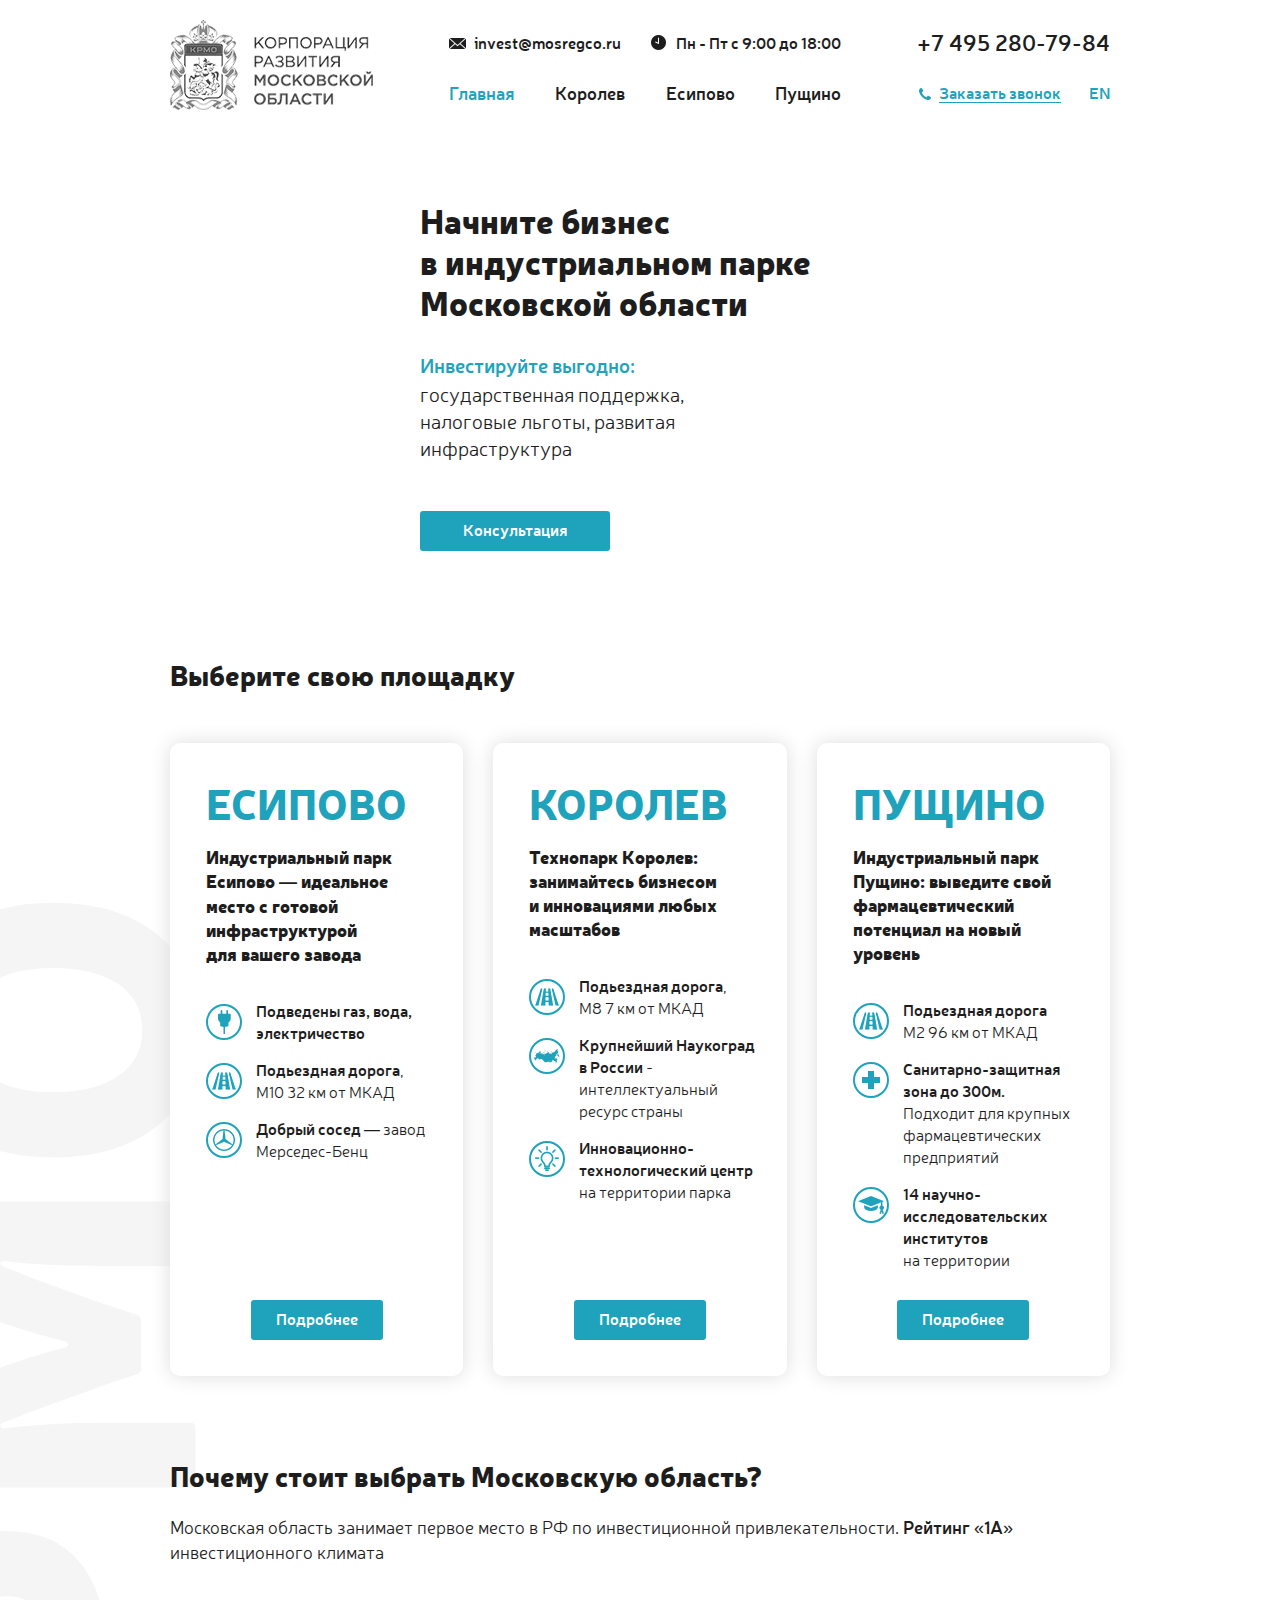
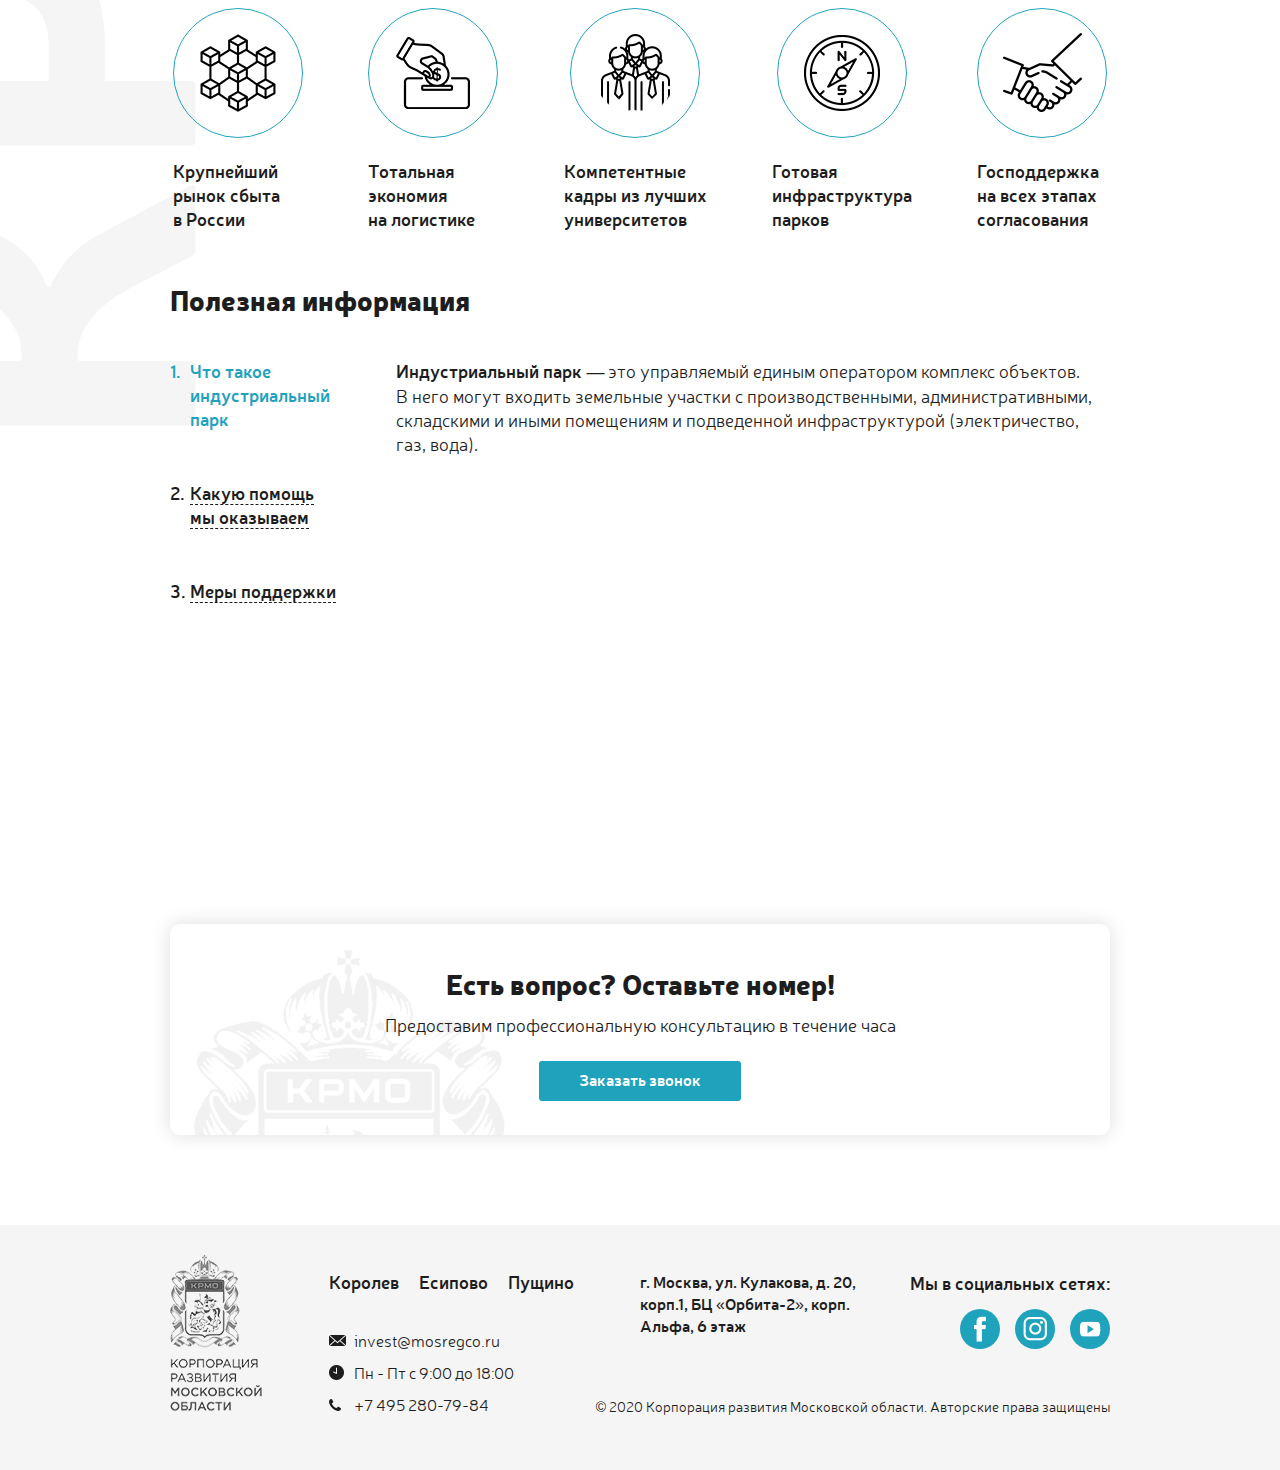
<file: index.html>
<!DOCTYPE html>
<html lang="ru">
<head>
	<meta charset="UTF-8">
	<meta name="viewport" content="width=device-width">
	<meta http-equiv="X-UA-Compatible" content="ie=edge">
	<meta name="description" content="Инвестируйте в индустриальные парки московской области. Государственная поддержка инвесторов. Корпорация развития Московской области." />
	<meta name="keywords" content="" />
	<title>Индустриальные парки Московской области</title>

	<link rel="shortcut icon" href="img/favicon.png">
	<link rel="stylesheet" href="css/main.css" />
</head>
<body>
<div class="watermark">КРМО</div>

<section class="section-menu"><div class="w">
	<div class="logo">
		<a class="logo" href="/mrparks.ru/"><img src="img/logo.png" alt="Инвестирование в парки Московской области" title="Инвестирование в парки Московской области"></a>
	</div>
	<div class="center">
		<div class="info">
			<a class="email -ico" href="mailto:invest@mosregco.ru">invest@mosregco.ru</a>
			<div class="time -ico">Пн - Пт с 9:00 до 18:00</div>
		</div>
		<div class="menu">
			<a class="itm -selected" href="/mrparks.ru/">Главная</a>
			<a class="itm" href="/mrparks.ru/korolev.html">Королев</a>
			<a class="itm" href="/mrparks.ru/esipovo.html">Есипово</a>
			<a class="itm" href="/mrparks.ru/puschino.html">Пущино</a>
		</div>
	</div>
	<div class="callback">
		<a class="phone" href="tel:+74952807984">+7 495 280-79-84</a>
		<div>
			<div class="link js-popUp-open" for="popUp-req">Заказать звонок</div>
			<a class="lang" href="index_en.html">EN</a>
		</div>
	</div>
</div></section>


<section class="section-top"><div class="ww">
	<div class="w -animated phase1 stopper">
		<div class="txt">
			<h1>Начните бизнес в&nbsp;индустриальном парке <br>Московской области</h1>
			<div class="subtxt">
				<h2>Инвестируйте выгодно: </h2>
				<p>государственная поддержка, <br>налоговые льготы, развитая инфраструктура</p>
			</div>
			<div class="button -call js-popUp-open" for="popUp-req">Консультация</div>
		</div>
		<div class="map" id="map">
			<div class="layers">
				<div class="l -base"><img src="img/map-base.png" alt=""></div>
				<div class="l -msk"><img src="img/map-msk.png" alt=""></div>
				<div class="l -rg"><img src="img/map-roads-gray.png" alt=""></div>
				<div class="l -rb"><img src="img/map-roads-blue.png" alt=""></div>
				<div class="l -fl"><div class="flag -ko"><a href="#">Королев</a></div></div>
				<div class="l -fk"><div class="flag -left -es"><a href="#">Есипово</a></div></div>
				<div class="l -fl"><div class="flag -pu"><a href="#">Пущино</a></div></div>
			</div>
		</div>
	</div>
</div></section>


<section class="section-stage"><div class="w">
	<h2>Выберите свою площадку</h2>
	<div class="cols">
		<a class="col" href="/mrparks.ru/esipovo.html">
			<div class="img_bg"><img src="img/stage-esi.jpg" alt=""></div>
			<h3 class="ttl">Есипово</h3>
			<h4 class="txt">Индустриальный парк Есипово — идеальное место с готовой инфраструктурой для&nbsp;вашего завода</h4>
			<ul>
				<li><span class="img"><img src="img/stage-fork.png" alt=""></span><b>Подведены газ, вода, электричество</b></li>
				<li><span class="img"><img src="img/stage-road.png" alt=""></span><b>Подьездная дорога</b>, <br>М10 32 км от МКАД</li>
				<li><span class="img"><img src="img/stage-mers.png" alt=""></span><b>Добрый сосед</b> — завод Мерседес-Бенц</li>
			</ul>
			<div class="buttons"><div class="button">Подробнее</div></div>
		</a>
		<a class="col" href="/mrparks.ru/korolev.html">
			<div class="img_bg"><img src="img/stage-kor.jpg" alt=""></div>
			<h3 class="ttl">Королев</h3>
			<h4 class="txt">Технопарк Королев: занимайтесь бизнесом и&nbsp;инновациями любых масштабов</h4>
			<ul>
				<li><span class="img"><img src="img/stage-road.png" alt=""></span><b>Подьездная дорога</b>, <br> М8 7 км от МКАД</li>
				<li><span class="img"><img src="img/stage-rus.png" alt=""></span><b>Крупнейший Наукоград в России</b> - интеллектуальный ресурс страны</li>
				<li><span class="img"><img src="img/stage-lamp.png" alt=""></span><b>Инновационно-технологический центр</b> на территории парка</li>
			</ul>
			<div class="buttons"><div class="button">Подробнее</div></div>
		</a>
		<a class="col" href="/mrparks.ru/puschino.html">
			<div class="img_bg"><img src="img/stage-pus.jpg" alt=""></div>
			<h3 class="ttl">Пущино</h3>
			<h4 class="txt">Индустриальный парк Пущино: выведите свой фармацевтический потенциал на новый уровень</h4>
			<ul>
				<li><span class="img"><img src="img/stage-road.png" alt=""></span><b>Подьездная дорога</b><br> М2 96 км от МКАД</li>
				<li><span class="img"><img src="img/stage-med.png" alt=""></span><b>Санитарно-защитная зона до 300м.</b><br> Подходит для крупных фармацевтических предприятий</li>
				<li><span class="img"><img src="img/stage-uni.png" alt=""></span><b>14 научно-исследовательских институтов</b> на&nbsp;территории</li>
			</ul>
			<div class="buttons"><div class="button">Подробнее</div></div>
		</a>
	</div>
</div></section>


<section class="section-why"><div class="w">
	<h2>Почему стоит выбрать Московскую область?</h2>
	<div class="txt">Московская область занимает первое место в РФ по инвестиционной привлекательности. <b>Рейтинг&nbsp;«1А»</b> инвестиционного климата</div>
	<div class="cols">
		<div class="col">
			<div class="img"><img src="img/why-cryst.png" alt=""></div>
			<div class="txt">Крупнейший <br>рынок сбыта <br>в России</div>
		</div>
		<div class="col">
			<div class="img"><img src="img/why-money.png" alt=""></div>
			<div class="txt">Тотальная <br>экономия <br>на&nbsp;логистике</div>
		</div>
		<div class="col">
			<div class="img"><img src="img/why-ppl.png" alt=""></div>
			<div class="txt">Компетентные <br>кадры из лучших <br>университетов</div>
		</div>
		<div class="col">
			<div class="img"><img src="img/why-compass.png" alt=""></div>
			<div class="txt">Готовая <br>инфраструктура <br>парков</div>
		</div>
		<div class="col">
			<div class="img"><img src="img/why-hands.png" alt=""></div>
			<div class="txt">Господдержка <br>на всех этапах <br>согласования</div>
		</div>
	</div>
</div></section>


<section class="section-info"><div class="w">
	<h2>Полезная информация</h2>
	<div class="faq">
		<div class="ques">
			<div class="que -selected" for="ans-1"><span><b>1.</b>Что такое <br>индустриальный <br>парк</span></div>
			<div class="que" for="ans-2"><span><b>2.</b>Какую помощь <br>мы оказываем</span></div>
			<div class="que" for="ans-3"><span><b>3.</b>Меры&nbsp;поддержки</span></div>
		</div>
		<div class="answers">
			<div class="ans -shown" id="ans-1">
				<b>Индустриальный парк</b> — это управляемый единым оператором комплекс объектов. <br>В него могут входить земельные участки с производственными, административными, складскими и иными помещениям и подведенной инфраструктурой (электричество, газ, вода).<br><br>
				<iframe width="710" height="400" src="https://www.youtube.com/embed/TMeMoLaj_ic" frameborder="0" allow="encrypted-media; gyroscope;" allowfullscreen></iframe>
			</div>
			<div class="ans" id="ans-2">
				<ul>
					<li>Проведем анализ рынка и найдем точки роста для вашего бизнеса, а также подберем наилучшую стратегию выхода на рынок Московской области
					<li>Организуем встречи и переговоры с органами государственной власти
					<li>Окажем содействие по финансовым вопросам (с помощью фондов и кредитных организаций)
					<li>Сохраним ваши деньги, используя льготы и меры поддержки
					<li>Подберем подходящую площадку и поможем найти бизнес-партнера
				</ul>
			</div>
			<div class="ans" id="ans-3">
				<b>Региональный инвестиционный проект (РИП)</b><br>
				Льготы для товаропроизводителей предоставляются после в реестр учатсников РИП<br><br>
				<img src="img/info-2.png" alt=""><br><br>
				<a class="link" href="https://drive.google.com/file/d/1EEQQZAcoZ6nOuyOugnDLu0Zjmn7yDDlW/view" target="_blank">Узнайте больше из презентации</a>
			</div>
		</div>
	</div>
</div></section>


<section class="section-form"><div class="w">
	<div class="formy">
		<h2>Есть вопрос? Оставьте номер!</h2>
		<div class="txt">Предоставим профессиональную консультацию в течение часа</div>
		<div class="button -call js-popUp-open" for="popUp-req">Заказать звонок</div>
	</div>
</div></section>


<section class="section-footer"><div class="w">
	<div class="logo">
		<a class="img" href="/mrparks.ru/"><img src="img/logo_btm.png" alt="Инвестирование в парки Московской области" title="Инвестирование в парки Московской области"></a>
	</div>
	<div class="center">
		<div class="menu">
			<a class="itm" href="/mrparks.ru/korolev.html">Королев</a>
			<a class="itm" href="/mrparks.ru/esipovo.html">Есипово</a>
			<a class="itm" href="/mrparks.ru/puschino.html">Пущино</a>
		</div>
		<div class="info">
			<div class="email -ico">invest@mosregco.ru</div>
			<div class="time -ico">Пн - Пт с 9:00 до 18:00</div>
			<a class="phone -ico" href="tel:+74952807984">+7 495 280-79-84</a>
		</div>
	</div>
	<div class="contacts">
		<div class="adr">г. Москва, ул. Кулакова, д.&nbsp;20, корп.1, БЦ&nbsp;«Орбита-2», корп. Альфа, 6&nbsp;этаж</div>
		<div class="socs_cont">
			<div class="hdr">Мы в социальных сетях:</div>
			<div class="socs">
				<a class="soc -fb" href="https://www.facebook.com/mosregco" target="_blank"></a>
				<a class="soc -it" href="https://www.instagram.com/invest_in_moscow_region/" target="_blank"></a>
				<a class="soc -yt" href="https://www.youtube.com/channel/UCqNlSzlXYbUtzmaa63DDNZA/videos" target="_blank"></a>
			</div>
		</div>
	</div>
	<div class="cr">© 2020  Корпорация развития Московской области. Авторские права защищены</div>
</div></section>


<section class="popUpCont" id="popUp-req">
	<div class="popUp">
		<div class="popUp-close"></div>
		<h2>Оформите заявку</h2>
		<div class="subttl">и мы проведем для вас личную консультацию</div>
		<form class="form" enctype="multipart/form-data" method="post">
			<input class="input -name" name="name" placeholder="Введите ваше имя"/>
			<input class="input -phone" name="phone" placeholder="Введите ваш телефон"/>
			<!-- <textarea class="comment" name="comment" placeholder="Комментарий"></textarea> -->
			<div class="policy">Нажимая на кнопку «Заказать консультацию», я подтверждаю, что ознакомлен и согласен с «<a href="#">Политикой конфиденциальности»</a> данного сайта и&nbsp;даю согласие на&nbsp;обработку персональных данных</div>
			<button class="button -info">Отправить</button>
		</form>
		
	</div>
</section>

<script src="js/forms.js"></script>
<script src="js/main.js"></script>

</body>
</html>
</file>
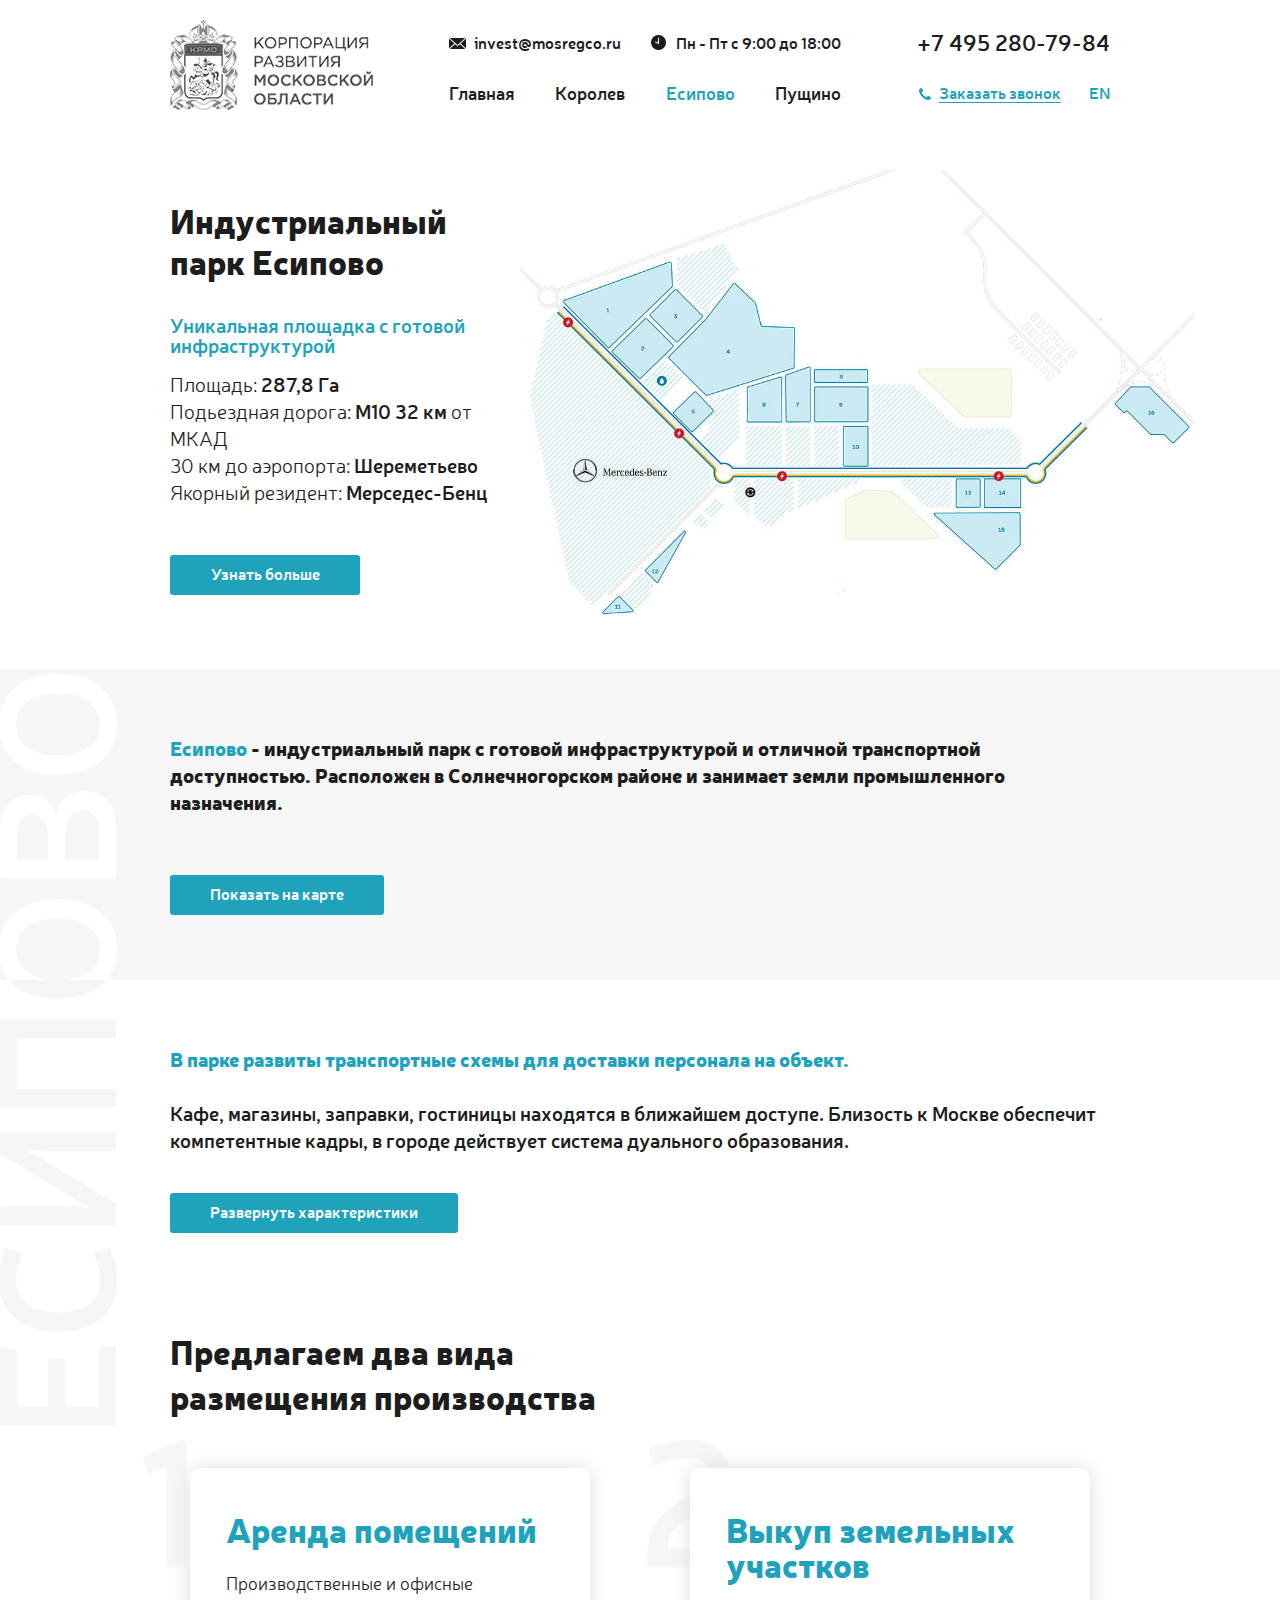
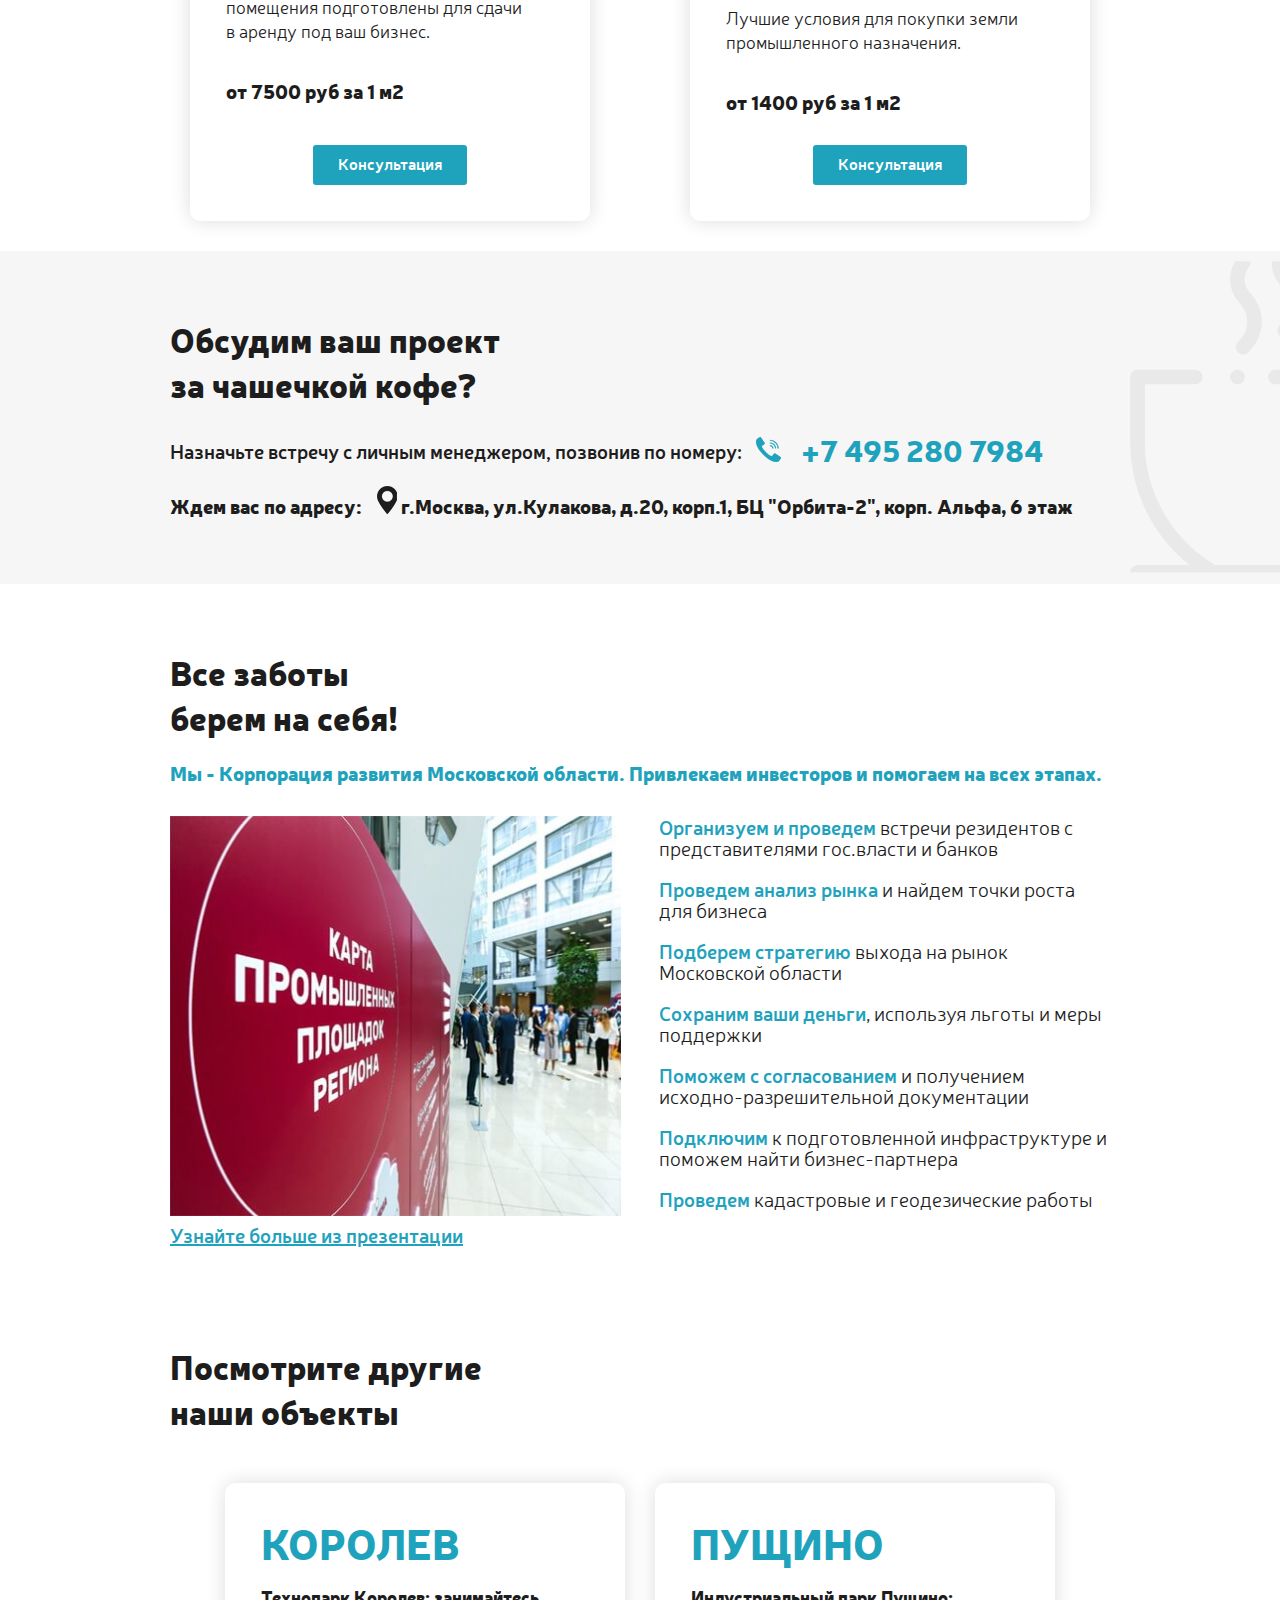
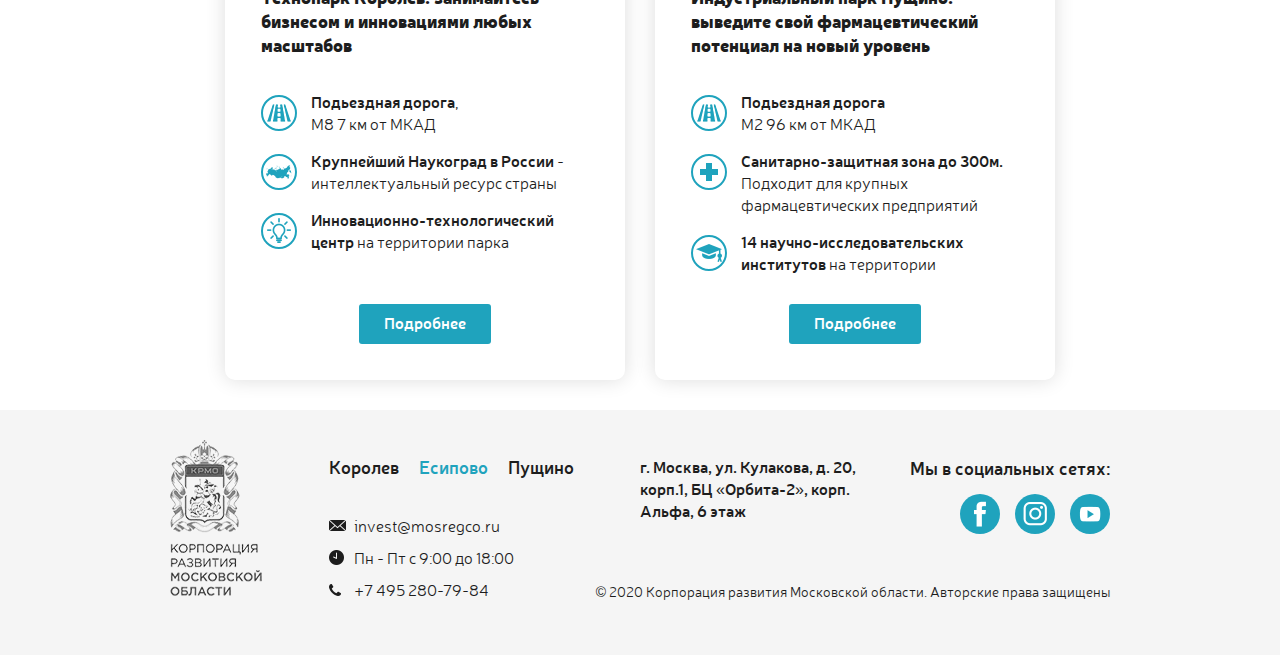
<file: esipovo.html>
<!DOCTYPE html>
<html lang="ru">
<head>
	<meta charset="UTF-8">
	<meta name="viewport" content="width=device-width">
	<meta http-equiv="X-UA-Compatible" content="ie=edge">
	<meta name="description" content="Инвестируйте в индустриальный парк Есипово. Находится в Московской области" />
	<meta name="keywords" content="" />
	<title>Есипово - индустриальный парк с лучшей инфраструктурой для бизнеса.</title>

	<link rel="shortcut icon" href="img/favicon.png">
	<link rel="stylesheet" href="css/main.css" />
</head>
<body class="stage esipovo">
<div class="watermark">Есипово</div>

<section class="section-menu"><div class="w">
	<div class="logo">
		<a class="logo" href="/mrparks.ru/"><img src="img/logo.png" alt="Инвестирование в парки Московской области" title="Инвестирование в парки Московской области"></a>
	</div>
	<div class="center">
		<div class="info">
			<a class="email -ico" href="mailto:invest@mosregco.ru">invest@mosregco.ru</a>
			<div class="time -ico">Пн - Пт с 9:00 до 18:00</div>
		</div>
		<div class="menu">
			<a class="itm" href="">Главная</a>
			<a class="itm" href="korolev.html">Королев</a>
			<a class="itm -selected" href="esipovo.html">Есипово</a>
			<a class="itm" href="puschino.html">Пущино</a>
		</div>
	</div>
	<div class="callback">
		<a class="phone" href="tel:+74952807984">+7 495 280-79-84</a>
		<div>
			<div class="link js-popUp-open" for="popUp-req">Заказать звонок</div>
			<a class="lang" href="esipovo_en.html">EN</a>
		</div>
	</div>
</div></section>


<section class="section-top"><div class="ww">
	<div class="w phase1 stopper">
		<div class="txt">
			<h1>Индустриальный <br>парк Есипово</h1>
			<div class="subtxt">
				<h2>Уникальная площадка с готовой инфраструктурой</h2>
				<p>Площадь: <b>287,8 Га</b> <br>Подьездная дорога: <b>М10 32 км</b> от МКАД <br>30 км до аэропорта: <b>Шереметьево</b> <br>Якорный резидент: <b>Мерседес-Бенц</b></p>
			</div>
			<div class="button -call js-popUp-open" for="popUp-req">Узнать больше</div>
		</div>
		<div class="map" id="map">
			<div class="layers">
				<img src="img/stages/esipovo-map.jpg" alt="">
			</div>
		</div>
	</div>
</div></section>


<section class="section-text -bg">
	<div class="watermark">Есипово</div>
	<div class="w">
		<h2 class="txt -b"><strong>Есипово</strong> - индустриальный парк с готовой инфраструктурой и отличной транспортной доступностью. Расположен в Солнечногорском районе и занимает земли промышленного назначения.</h2>
		<div class="button js-spoilerToggle" for="spoiler-map" data-alttext="Скрыть карту">Показать на карте</div>
		
		<div class="spoilerCont" id="spoiler-map"><div class="spoiler">
			<div class="liveMap" id="liveMap" data-lat="56.082549" data-long="37.081536"></div>
		</div>
	</div>
</section>


<section class="section-text"><div class="w">
	<strong>В парке развиты транспортные схемы для доставки персонала на объект.</strong><br>
	<div class="txt">
	Кафе, магазины, заправки, гостиницы находятся в ближайшем доступе. Близость к Москве обеспечит компетентные кадры, в городе действует система дуального образования.</div>
	<div class="button js-spoilerToggle" for="spoiler-info" data-alttext="Свернуть характеристики">Развернуть характеристики</div>
	<div class="spoilerCont" id="spoiler-info"><div class="spoiler">
		<div class="cols info">
			<div class="col">
				<ul>
					<li class="ttl">Инфраструктура</li>
					<li><b>Электроснабжение</b><span>55 MBт</span></li>
					<li><b>Газоснабжение</b><span>9000 м3/час</span></li>
					<li><b>Водоснабжение</b><span>4000 м3/сутки</span></li>
					<li><b>Очистные сооружения</b><span>Да</span></li>
					<li><b>Система канализации</b><span>Да</span></li>
					<li><b>Кабинет первой мед. помощи на&nbsp;территории парка</b><span>Да</span></li>
					<li><b>Водозаборный узел (питьевая&nbsp;вода)</b><span>Да</span></li>
					<li><b>Клининговые услуги (вывоз&nbsp;мусора)</b><span>Да</span></li>
					<li><b>Сервис по быстрому реагированию на&nbsp;ремонт</b><span>Да</span></li>
				</ul>
			</div>
			<div class="col">
				<ul>
					<li class="ttl">Кадры</li>
					<li><b>Москва (32 км от МКАД)</b><span>13 млн жителей</span></li>
					<li><b>Солнечногорск (12 км)</b><span>138 764 чел.</span></li>
				</ul>
				<ul>
					<li class="ttl">Требования  к резиденту</li>
					<li><b>Регистрация компании в&nbsp;Московской области</b><span>Да</span></li>
					<li><b>Санитарно - защитная зона</b><span>В границах участка</span></li>
				</ul>
				<ul>
					<li class="ttl">Особые условия</li>
					<li><b>Снижение ставки по налогу на прибыль </b><span>на 4.5% на срок <br>от 5 до 7 лет</span></li>
					<li><b>Льготная ставка (0-1.5%) по налогу на имущество</b><span>на срок от <br>5 до 8 лет</span></li>
				</ul>
			</div>
		</div>
	</div></div>
</div></section>


<section class="section-stage -origins"><div class="w">
	<h2>Предлагаем два вида <br>размещения производства</h2>
	<div class="cols">
		<a class="col" href="#">
			<h3 class="ttl">Аренда помещений</h3>
			<h4 class="txt">Производственные и офисные помещения подготовлены для сдачи в&nbsp;аренду под ваш бизнес.</h4>
			<div class="price">от 7500 руб за 1 м2</div>
			<div class="buttons"><div class="button -call js-popUp-open" for="popUp-req">Консультация</div></div>
		</a>
		<a class="col" href="#">
			<h3 class="ttl">Выкуп земельных участков</h3>
			<h4 class="txt">Лучшие условия для покупки земли промышленного назначения.</h4>
			<div class="price">от 1400 руб за 1 м2</div>
			<div class="buttons"><div class="button -call js-popUp-open" for="popUp-req">Консультация</div></div>
		</a>
	</div>
</div></section>


<section class="section-text -bg"><div class="w">
	<div class="bgImg"><img src="img/stages/bg-coffee.png" alt=""></div>
	<h2>Обсудим ваш проект <br>за чашечкой кофе?</h2>
	<div class="txt">Назначьте встречу с личным менеджером, позвонив по&nbsp;номеру: <a class="bigTel" href="tel:+74952807984"><img src="img/stages/ico-phone_big.png" alt="">+7 495 280 7984</a></div>
	<div class="txt -b">Ждем вас по адресу: &nbsp;&nbsp;&nbsp;<img src="img/stages/ico-map_big.png" alt="" class="bigAddr">&nbsp;г.Москва, ул.Кулакова, д.20, корп.1, БЦ "Орбита-2", корп. Альфа, 6 этаж</div>
</div></section>


<section class="section-text"><div class="w">
	<h2>Все заботы <br>берем на себя!</h2>
	<strong>Мы - Корпорация развития Московской области. Привлекаем инвесторов и помогаем на всех этапах.</strong>
	<div class="cols">
		<div class="col"><img src="img/stages/photo-fence.jpg" alt=""></div>
		<div class="col">
			<ul>
				<li><b>Организуем и проведем</b> встречи резидентов с представителями гос.власти и банков
				<li><b>Проведем анализ рынка</b> и найдем точки роста для бизнеса
				<li><b>Подберем стратегию</b> выхода на рынок Московской области
				<li><b>Сохраним ваши деньги</b>, используя льготы и меры поддержки
				<li><b>Поможем с согласованием</b> и получением исходно-разрешительной документации
				<li><b>Подключим</b> к подготовленной  инфраструктуре и поможем найти бизнес-партнера
				<li><b>Проведем</b> кадастровые и геодезические работы
			</ul>
		</div>
	</div>
	<a class="txt" href="#">Узнайте больше из презентации</a>
</div></section>




<section class="section-stage"><div class="w">
	<h2>Посмотрите другие <br>наши объекты</h2>
	<div class="cols">
		<a class="col" href="#">
			<div class="img_bg"><img src="img/stage-kor.jpg" alt=""></div>
			<h3 class="ttl">Королев</h3>
			<h4 class="txt">Технопарк Королев: занимайтесь бизнесом и&nbsp;инновациями любых масштабов</h4>
			<ul>
				<li><span class="img"><img src="img/stage-road.png" alt=""></span><b>Подьездная дорога</b>, <br> М8 7 км от МКАД</li>
				<li><span class="img"><img src="img/stage-rus.png" alt=""></span><b>Крупнейший Наукоград в России</b> - интеллектуальный ресурс страны</li>
				<li><span class="img"><img src="img/stage-lamp.png" alt=""></span><b>Инновационно-технологический центр</b> на территории парка</li>
			</ul>
			<div class="buttons"><div class="button">Подробнее</div></div>
		</a>
		<a class="col" href="#">
			<div class="img_bg"><img src="img/stage-pus.jpg" alt=""></div>
			<h3 class="ttl">Пущино</h3>
			<h4 class="txt">Индустриальный парк Пущино: выведите свой фармацевтический потенциал на новый уровень</h4>
			<ul>
				<li><span class="img"><img src="img/stage-road.png" alt=""></span><b>Подьездная дорога</b><br> М2 96 км от МКАД</li>
				<li><span class="img"><img src="img/stage-med.png" alt=""></span><b>Санитарно-защитная зона до 300м.</b><br> Подходит для крупных фармацевтических предприятий</li>
				<li><span class="img"><img src="img/stage-uni.png" alt=""></span><b>14 научно-исследовательских институтов</b> на&nbsp;территории</li>
			</ul>
			<div class="buttons"><div class="button">Подробнее</div></div>
		</a>
	</div>
</div></section>


<section class="section-footer"><div class="w">
	<div class="logo">
		<a class="img" href="/mrparks.ru/"><img src="img/logo_btm.png" alt="Инвестирование в парки Московской области" title="Инвестирование в парки Московской области"></a>
	</div>
	<div class="center">
		<div class="menu">
			<a class="itm" href="#">Королев</a>
			<a class="itm -selected" href="#">Есипово</a>
			<a class="itm" href="#">Пущино</a>
		</div>
		<div class="info">
			<div class="email -ico">invest@mosregco.ru</div>
			<div class="time -ico">Пн - Пт с 9:00 до 18:00</div>
			<a class="phone -ico" href="tel:+74952807984">+7 495 280-79-84</a>
		</div>
	</div>
	<div class="contacts">
		<div class="adr">г. Москва, ул. Кулакова, д.&nbsp;20, корп.1, БЦ&nbsp;«Орбита-2», корп. Альфа, 6&nbsp;этаж</div>
		<div class="socs_cont">
			<div class="hdr">Мы в социальных сетях:</div>
			<div class="socs">
				<a class="soc -fb" href="https://www.facebook.com/mosregco" target="_blank"></a>
				<a class="soc -it" href="https://www.instagram.com/invest_in_moscow_region/" target="_blank"></a>
				<a class="soc -yt" href="https://www.youtube.com/channel/UCqNlSzlXYbUtzmaa63DDNZA/videos" target="_blank"></a>
			</div>
		</div>
	</div>
	<div class="cr">© 2020  Корпорация развития Московской области. Авторские права защищены</div>
</div></section>


<section class="popUpCont" id="popUp-req">
	<div class="popUp">
		<div class="popUp-close"></div>
		<h2>Оформите заявку</h2>
		<div class="subttl">и мы проведем для вас личную консультацию</div>
		<form class="form" enctype="multipart/form-data" method="post">
			<input class="input -name" name="name" placeholder="Введите ваше имя"/>
			<input class="input -phone" name="phone" placeholder="Введите ваш телефон"/>
			<!-- <textarea class="comment" name="comment" placeholder="Комментарий"></textarea> -->
			<div class="policy">Нажимая на кнопку «Заказать консультацию», я подтверждаю, что ознакомлен и согласен с «<a href="#">Политикой конфиденциальности»</a> данного сайта и&nbsp;даю согласие на&nbsp;обработку персональных данных</div>
			<button class="button -info">Отправить</button>
		</form>
		
	</div>
</section>


<script src="https://api-maps.yandex.ru/2.1/?lang=ru_RU" type="text/javascript"></script>
<script src="js/forms.js"></script>
<script src="js/main.js"></script>

</body>
</html>
</file>
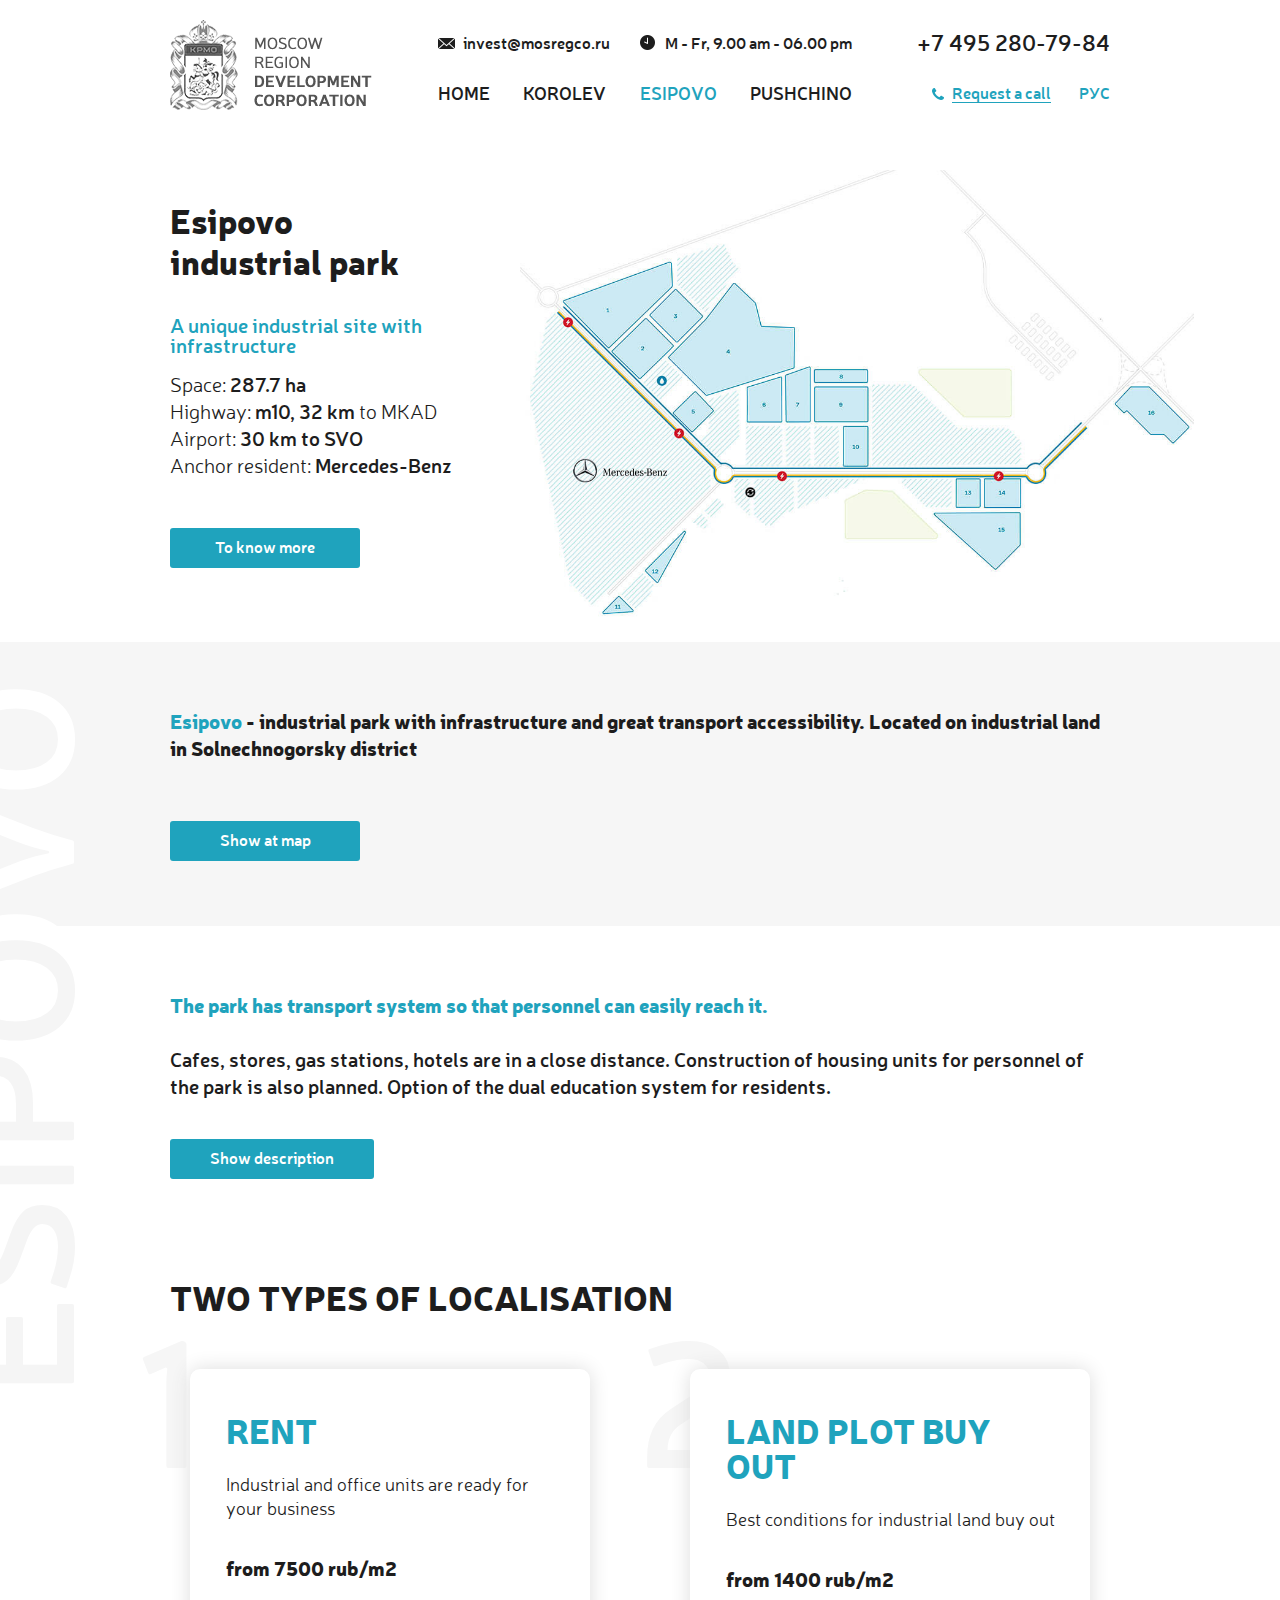
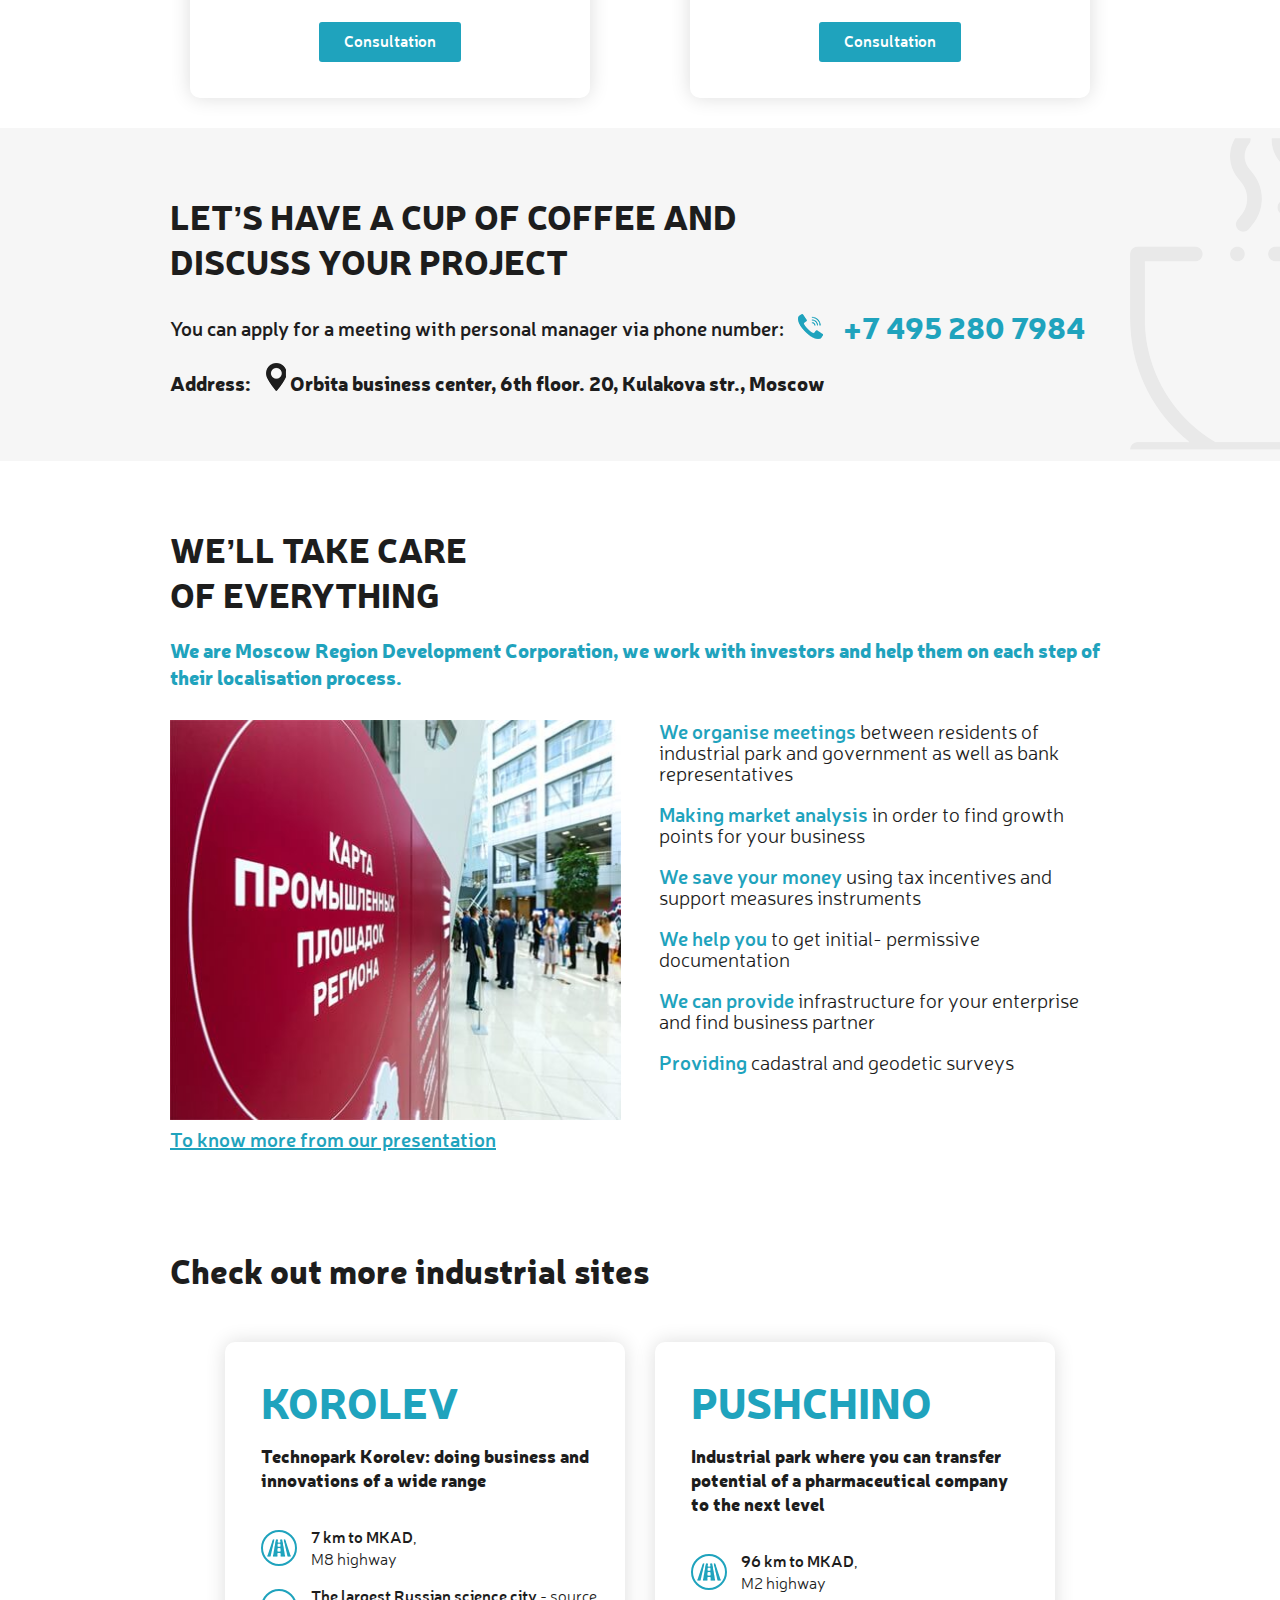
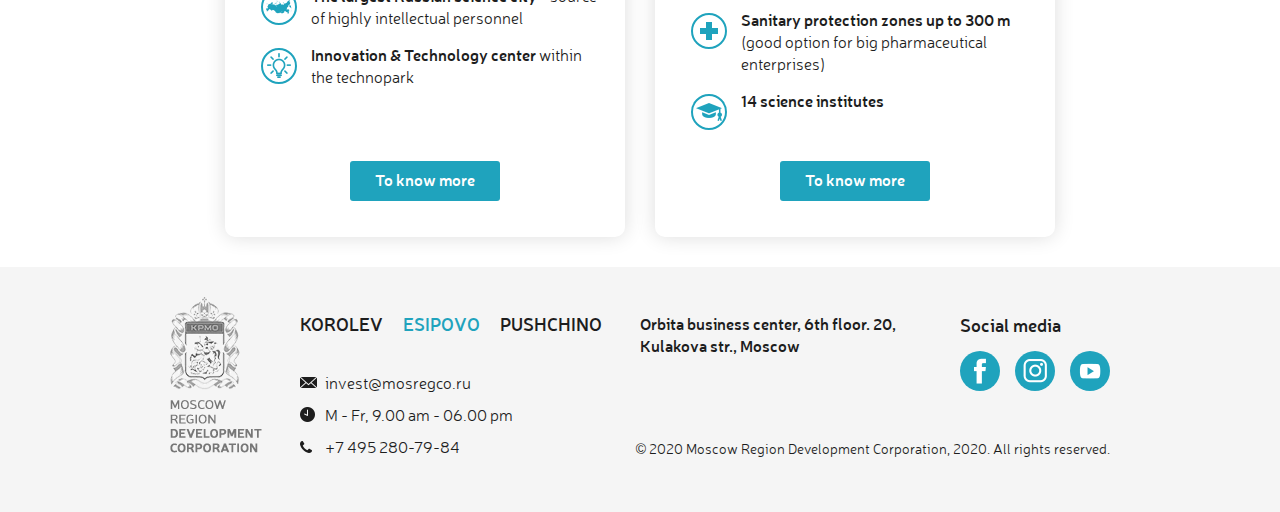
<file: esipovo_en.html>
<!DOCTYPE html>
<html lang="ru">
<head>
	<meta charset="UTF-8">
	<meta name="viewport" content="width=device-width">
	<meta http-equiv="X-UA-Compatible" content="ie=edge">
	<meta name="description" content="Инвестируйте в индустриальные парки московской области. Государственная поддержка инвесторов. Корпорация развития Московской области." />
	<meta name="keywords" content="" />
	<title>Индустриальные парки Московской области</title>

	<link rel="shortcut icon" href="img/favicon.png">
	<link rel="stylesheet" href="css/main.css" />
</head>
<body class="stage esipovo">
<div class="watermark">Esipovo</div>

<section class="section-menu"><div class="w">
	<div class="logo">
		<a class="logo" href="/mrparks.ru/"><img src="img/logo-en.png" alt="Инвестирование в парки Московской области" title="Инвестирование в парки Московской области"></a>
	</div>
	<div class="center">
		<div class="info">
			<a class="email -ico" href="mailto:invest@mosregco.ru">invest@mosregco.ru</a>
			<div class="time -ico">M - Fr, 9.00 am - 06.00 pm</div>
		</div>
		<div class="menu">
			<a class="itm" href="">HOME</a>
			<a class="itm" href="kovolev_en.html">KOROLEV</a>
			<a class="itm -selected" href="esipovo_en.html">ESIPOVO</a>
			<a class="itm" href="puschino_en.html">PUSHCHINO</a>
		</div>
	</div>
	<div class="callback">
		<a class="phone" href="tel:+74952807984">+7 495 280-79-84</a>
		<div>
			<div class="link js-popUp-open" for="popUp-req">Request a call</div>
			<a class="lang" href="esipovo.html">РУС</a>
		</div>
	</div>
</div></section>


<section class="section-top"><div class="ww">
	<div class="w phase1 stopper">
		<div class="txt">
			<h1>Esipovo <br>industrial park</h1>
			<div class="subtxt">
				<h2>A unique industrial site with infrastructure</h2>
				<p>Space: <b>287.7 ha</b> <br>Highway: <b>m10, 32 km</b> to MKAD <br>Airport: <b>30 km to SVO</b> <br>Anchor resident: <b>Mercedes-Benz</b></p>
			</div>
			<div class="button -call js-popUp-open" for="popUp-req">To know more</div>
		</div>
		<div class="map" id="map">
			<div class="layers">
				<img src="img/stages/esipovo-map.jpg" alt="">
			</div>
		</div>
	</div>
</div></section>


<section class="section-text -bg">
	<div class="watermark">Esipovo</div>
	<div class="w">
		<h2 class="txt -b"><strong>Esipovo</strong> - industrial park with infrastructure and great transport accessibility. Located on industrial land in Solnechnogorsky district</h2>
		<div class="button js-spoilerToggle" for="spoiler-map" data-alttext="Hide map">Show at map</div>
		
		<div class="spoilerCont" id="spoiler-map"><div class="spoiler">
			<div class="liveMap" id="liveMap" data-lat="56.082549" data-long="37.081536"></div>
		</div>
	</div>
</section>


<section class="section-text"><div class="w">
	<strong>The park has transport system so that personnel can easily reach it.</strong><br>
	<div class="txt">Cafes, stores, gas stations, hotels are in a close distance. Construction of housing units for personnel of the park is also planned. Option of the dual education system for residents.</div>
	<div class="button js-spoilerToggle" for="spoiler-info" data-alttext="Hide description">Show description</div>
	<div class="spoilerCont" id="spoiler-info"><div class="spoiler">
		<div class="cols info">
			<div class="col">
				<ul>
					<li class="ttl">Infrastructure</li>
					<li><b>Electricity</b><span>55 MW</span></li>
					<li><b>Gas supply</b><span>9000 m3/h</span></li>
					<li><b>Water supply</b><span>4000 m3/d</span></li>
					<li><b>Waste treatment facilities</b><span>Yes</span></li>
					<li><b>Sewage system</b><span>Yes</span></li>
					<li><b>Medical room</b><span>Yes</span></li>
					<li><b>Water intake facility</b><span>Yes</span></li>
					<li><b>Cleaning service</b><span>Yes</span></li>
					<li><b>Urgent repair service</b><span>Yes</span></li>
				</ul>
			</div>
			<div class="col">
				<ul>
					<li class="ttl">Personnel</li>
					<li><b>Moscow (32km to MKAD)</b><span>13M people</span></li>
					<li><b>Solnechnogorsk (12 km)</b><span>138 764</span></li>
				</ul>
				<ul>
					<li class="ttl">To become a resident</li>
					<li><b>Registration in Moscow Region</b><span>Yes</span></li>
					<li><b>Sanitary protection zone</b><span>within the land plot</span></li>
				</ul>
				<ul>
					<li class="ttl">State support</li>
					<li><b>Benefit tax reduction</b><span>4.5% for 5-7 years</span></li>
					<li><b>Property tax rate (0 -1.5%)</b><span>for 5-8 years</span></li>
				</ul>
			</div>
		</div>
	</div></div>
</div></section>


<section class="section-stage -origins"><div class="w">
	<h2>TWO TYPES OF LOCALISATION</h2>
	<div class="cols">
		<a class="col" href="#">
			<h3 class="ttl">RENT</h3>
			<h4 class="txt">Industrial and office units are ready for your business</h4>
			<div class="price">from 7500 rub/m2</div>
			<div class="buttons"><div class="button -call js-popUp-open" for="popUp-req">Consultation</div></div>
		</a>
		<a class="col" href="#">
			<h3 class="ttl">LAND PLOT BUY OUT</h3>
			<h4 class="txt">Best conditions for industrial land buy out</h4>
			<div class="price">from 1400 rub/m2</div>
			<div class="buttons"><div class="button -call js-popUp-open" for="popUp-req">Consultation</div></div>
		</a>
	</div>
</div></section>


<section class="section-text -bg"><div class="w">
	<div class="bgImg"><img src="img/stages/bg-coffee.png" alt=""></div>
	<h2>LET’S HAVE A CUP OF COFFEE AND <br>DISCUSS YOUR PROJECT</h2>
	<div class="txt">You can apply for a meeting with personal manager via phone number: <a class="bigTel" href="tel:+74952807984"><img src="img/stages/ico-phone_big.png" alt="">+7 495 280 7984</a></div>
	<div class="txt -b">Address: &nbsp;&nbsp;&nbsp;<img src="img/stages/ico-map_big.png" alt="" class="bigAddr">&nbsp;Orbita business center, 6th floor. 20, Kulakova str., Moscow</div>
</div></section>


<section class="section-text"><div class="w">
	<h2>WE’LL TAKE CARE <br>OF EVERYTHING</h2>
	<strong>We are Moscow Region Development Corporation, we work with investors and help them on each step of their localisation process.</strong>
	<div class="cols">
		<div class="col"><img src="img/stages/photo-fence.jpg" alt=""></div>
		<div class="col">
			<ul>
				<li><b>We organise meetings</b> between residents of industrial park and government as well as bank representatives
				<li><b>Making market analysis</b> in order to find  growth points for your business
				<li><b>We save your money</b> using tax incentives and support measures instruments
				<li><b>We help you</b> to get initial- permissive documentation
				<li><b>We can provide</b> infrastructure for your enterprise and find business partner
				<li><b>Providing</b> cadastral and geodetic surveys
			</ul>
		</div>
	</div>
	<a class="txt" href="#">To know more from our presentation</a>
</div></section>




<section class="section-stage"><div class="w">
	<h2>Check out more industrial sites</h2>
	<div class="cols">
		<a class="col" href="#">
			<div class="img_bg"><img src="img/stage-kor.jpg" alt=""></div>
			<h3 class="ttl">KOROLEV</h3>
			<h4 class="txt">Technopark Korolev: doing business and innovations of a wide range</h4>
			<ul>
				<li><span class="img"><img src="img/stage-road.png" alt=""></span><b>7 km to MKAD</b>, <br>M8 highway</li>
				<li><span class="img"><img src="img/stage-rus.png" alt=""></span><b>The largest Russian science city</b> - source of highly intellectual personnel</li>
				<li><span class="img"><img src="img/stage-lamp.png" alt=""></span><b>Innovation & Technology center</b> within the technopark</li>
			</ul>
			<div class="buttons"><div class="button">To know more</div></div>
		</a>
		<a class="col" href="#">
			<div class="img_bg"><img src="img/stage-pus.jpg" alt=""></div>
			<h3 class="ttl">PUSHCHINO</h3>
			<h4 class="txt">Industrial park where you can transfer potential of a pharmaceutical company to the next level</h4>
			<ul>
				<li><span class="img"><img src="img/stage-road.png" alt=""></span><b>96 km to MKAD</b>, <br>M2 highway</li>
				<li><span class="img"><img src="img/stage-med.png" alt=""></span><b>Sanitary protection zones up to 300 m</b> <br>(good option for big pharmaceutical enterprises)</li>
				<li><span class="img"><img src="img/stage-uni.png" alt=""></span><b>14 science institutes </b></li>
			</ul>
			<div class="buttons"><div class="button">To know more</div></div>
		</a>
	</div>
</div></section>


<section class="section-footer"><div class="w">
	<div class="logo">
		<a class="img" href="/mrparks.ru/"><img src="img/logo_btm-en.png" alt="Инвестирование в парки Московской области" title="Инвестирование в парки Московской области"></a>
	</div>
	<div class="center">
		<div class="menu">
			<a class="itm" href="kovolev_en.html">KOROLEV</a>
			<a class="itm -selected" href="esipovo_en.html">ESIPOVO</a>
			<a class="itm" href="puschino_en.html">PUSHCHINO</a>
		</div>
		<div class="info">
			<div class="email -ico">invest@mosregco.ru</div>
			<div class="time -ico">M - Fr, 9.00 am - 06.00 pm</div>
			<a class="phone -ico" href="tel:+74952807984">+7 495 280-79-84</a>
		</div>
	</div>
	<div class="contacts">
		<div class="adr">Orbita business center, 6th floor. 20, Kulakova str., Moscow</div>
		<div class="socs_cont">
			<div class="hdr">Social media</div>
			<div class="socs">
				<a class="soc -fb" href="https://www.facebook.com/mosregco" target="_blank"></a>
				<a class="soc -it" href="https://www.instagram.com/invest_in_moscow_region/" target="_blank"></a>
				<a class="soc -yt" href="https://www.youtube.com/channel/UCqNlSzlXYbUtzmaa63DDNZA/videos" target="_blank"></a>
			</div>
		</div>
	</div>
	<div class="cr">© 2020  Moscow Region Development Corporation, 2020. All rights reserved.</div>
</div></section>


<section class="popUpCont" id="popUp-req">
	<div class="popUp">
		<div class="popUp-close"></div>
		<h2>Оформите заявку</h2>
		<div class="subttl">и мы проведем для вас личную консультацию</div>
		<form class="form" enctype="multipart/form-data" method="post">
			<input class="input -name" name="name" placeholder="Введите ваше имя"/>
			<input class="input -phone" name="phone" placeholder="Введите ваш телефон"/>
			<!-- <textarea class="comment" name="comment" placeholder="Комментарий"></textarea> -->
			<div class="policy">Нажимая на кнопку «Заказать консультацию», я подтверждаю, что ознакомлен и согласен с «<a href="#">Политикой конфиденциальности»</a> данного сайта и&nbsp;даю согласие на&nbsp;обработку персональных данных</div>
			<button class="button -info">Отправить</button>
		</form>
		
	</div>
</section>


<script src="https://api-maps.yandex.ru/2.1/?lang=ru_RU" type="text/javascript"></script>
<script src="js/forms.js"></script>
<script src="js/main.js"></script>

</body>
</html>
</file>
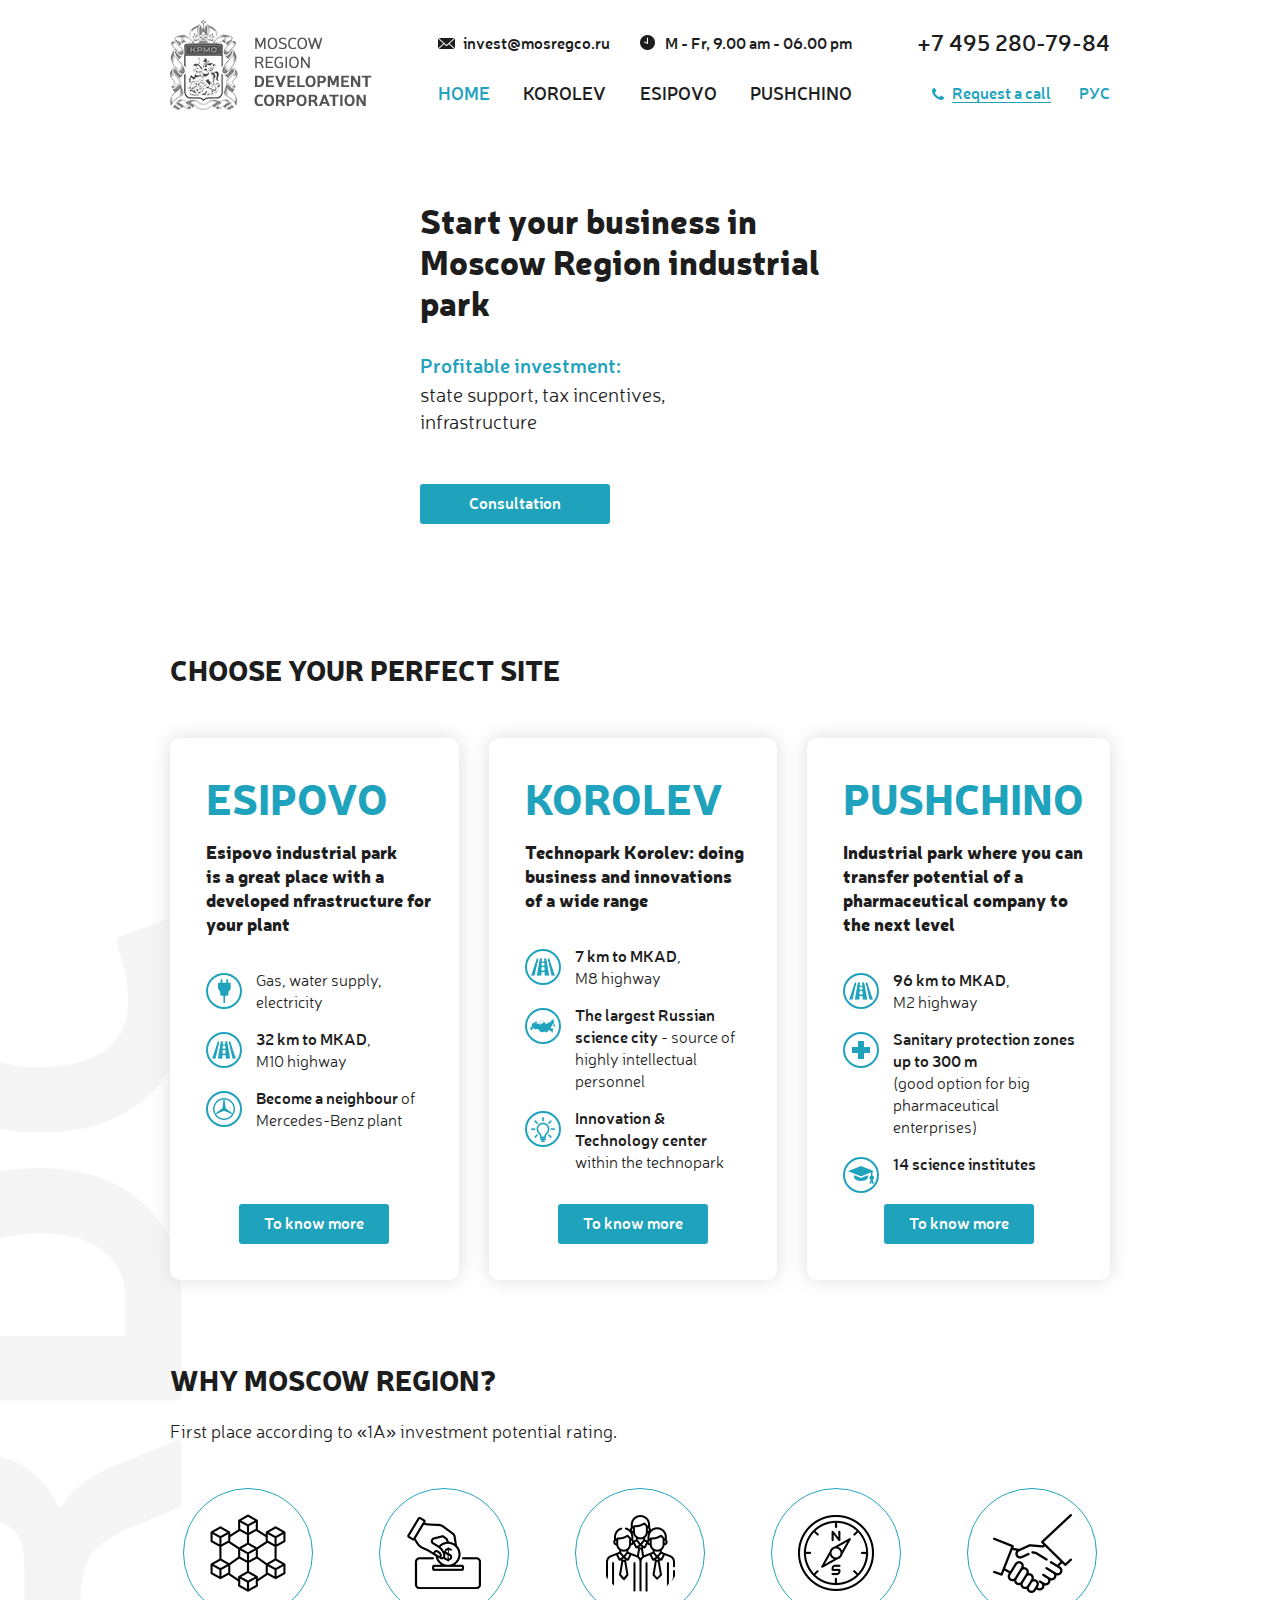
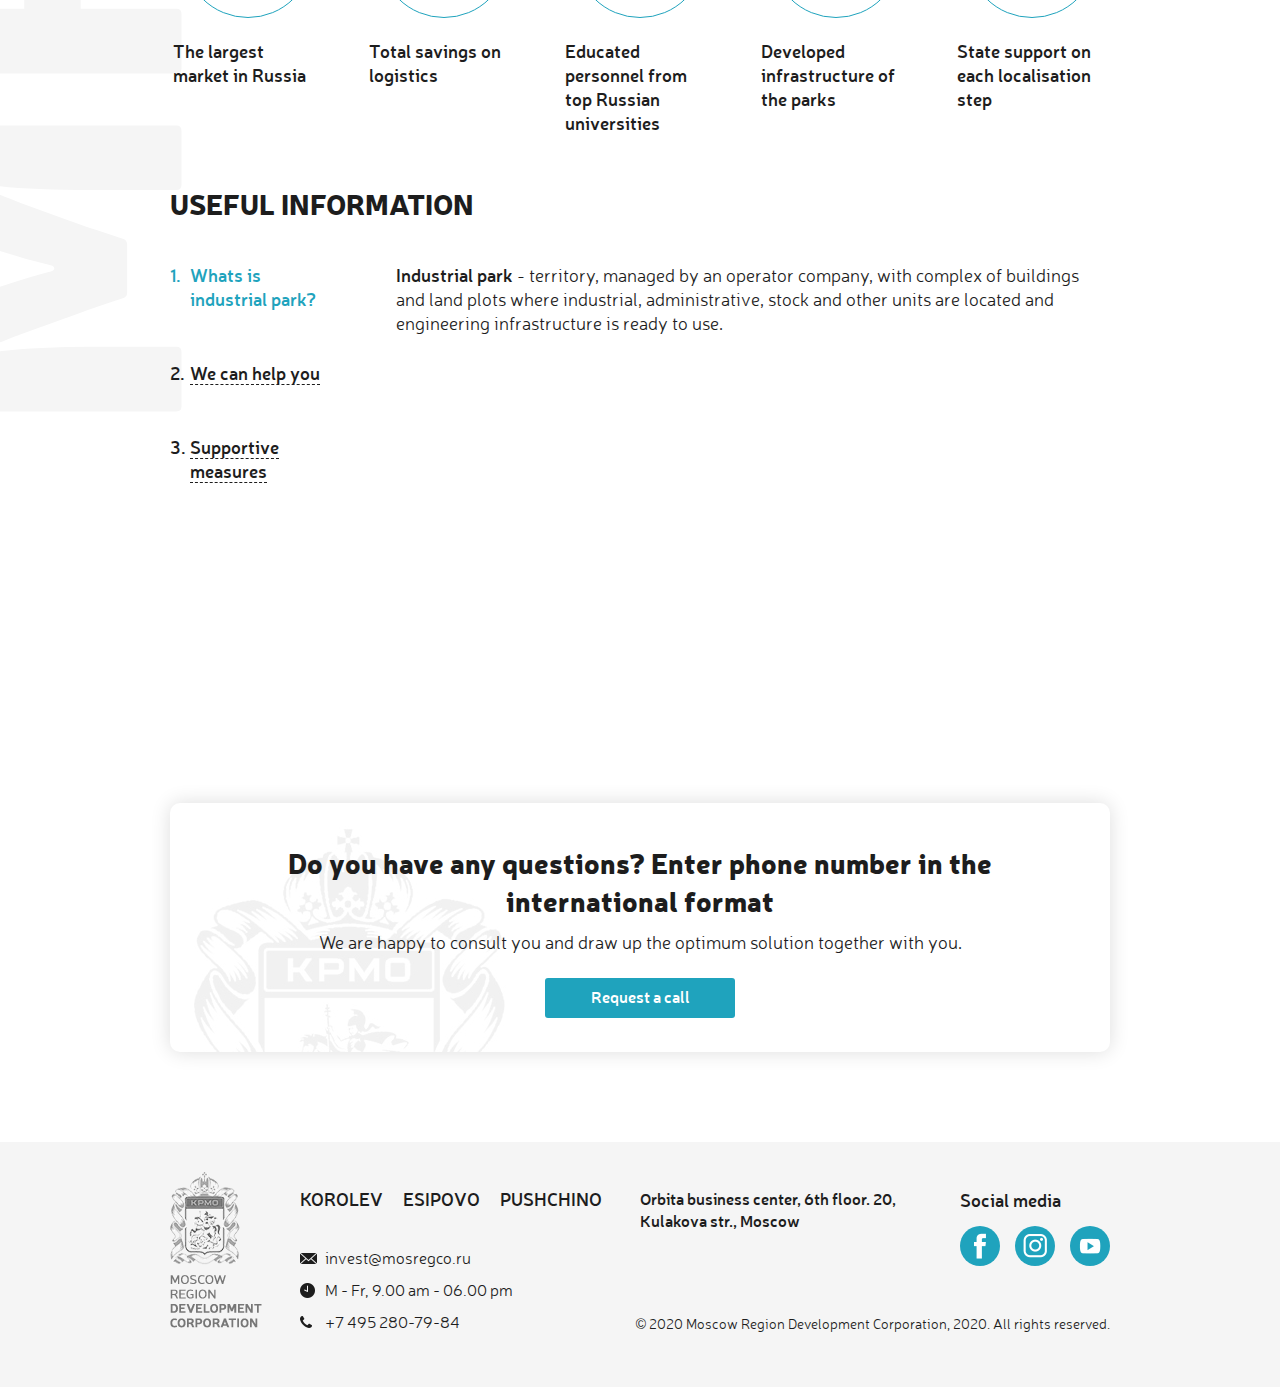
<file: index_en.html>
<!DOCTYPE html>
<html lang="ru">
<head>
	<meta charset="UTF-8">
	<meta name="viewport" content="width=device-width">
	<meta http-equiv="X-UA-Compatible" content="ie=edge">
	<meta name="description" content="Инвестируйте в индустриальные парки московской области. Государственная поддержка инвесторов. Корпорация развития Московской области." />
	<meta name="keywords" content="" />
	<title>Инвестирование в парки Московской области</title>

	<link rel="shortcut icon" href="img/favicon.png">
	<link rel="stylesheet" href="css/main.css" />
</head>
<body>
<div class="watermark">MRDC</div>

<section class="section-menu"><div class="w">
	<div class="logo">
		<a class="logo" href="/mrparks.ru/"><img src="img/logo-en.png" alt="Инвестирование в парки Московской области" title="Инвестирование в парки Московской области"></a>
	</div>
	<div class="center">
		<div class="info">
			<a class="email -ico" href="mailto:invest@mosregco.ru">invest@mosregco.ru</a>
			<div class="time -ico">M - Fr, 9.00 am - 06.00 pm</div>
		</div>
		<div class="menu">
			<a class="itm -selected" href="">HOME</a>
			<a class="itm" href="/mrparks.ru/korolev_en.html">KOROLEV</a>
			<a class="itm" href="/mrparks.ru/esipovo_en.html">ESIPOVO</a>
			<a class="itm" href="/mrparks.ru/puschino_en.html">PUSHCHINO</a>
		</div>
	</div>
	<div class="callback">
		<a class="phone" href="tel:+74952807984">+7 495 280-79-84</a>
		<div>
			<div class="link js-popUp-open" for="popUp-req">Request a call</div>
			<a class="lang" href="/mrparks.ru/index.html">РУС</a>
		</div>
	</div>
</div></section>


<section class="section-top"><div class="ww">
	<div class="w -animated phase1 stopper">
		<div class="txt">
			<h1>Start your business in <br>Moscow Region industrial park</h1>
			<div class="subtxt">
				<h2>Profitable investment:</h2>
				<p>state support, tax incentives, infrastructure</p>
			</div>
			<div class="button -call js-popUp-open" for="popUp-req">Consultation</div>
		</div>
		<div class="map" id="map">
			<div class="layers">
				<div class="l -base"><img src="img/map-base.png" alt=""></div>
				<div class="l -msk"><img src="img/map-msk.png" alt=""></div>
				<div class="l -rg"><img src="img/map-roads-gray.png" alt=""></div>
				<div class="l -rb"><img src="img/map-roads-blue.png" alt=""></div>
				<div class="l -fl"><div class="flag -ko"><a href="#">KOROLEV</a></div></div>
				<div class="l -fk"><div class="flag -left -es"><a href="#">ESIPOVO</a></div></div>
				<div class="l -fl"><div class="flag -pu"><a href="#">PUSHCHINO</a></div></div>
			</div>
		</div>
	</div>
</div></section>


<section class="section-stage"><div class="w">
	<h2>CHOOSE YOUR PERFECT SITE</h2>
	<div class="cols">
		<a class="col" href="esipovo_en.html">
			<div class="img_bg"><img src="img/stage-esi.jpg" alt=""></div>
			<h3 class="ttl">ESIPOVO</h3>
			<h4 class="txt">Esipovo industrial park is&nbsp;a&nbsp;great place with a developed nfrastructure for your plant</h4>
			<ul>
				<li><span class="img"><img src="img/stage-fork.png" alt=""></span>Gas, water supply, electricity</li>
				<li><span class="img"><img src="img/stage-road.png" alt=""></span><b>32 km to MKAD</b>, <br>M10 highway</li>
				<li><span class="img"><img src="img/stage-mers.png" alt=""></span><b>Become a neighbour</b> of Mercedes-Benz plant</li>
			</ul>
			<div class="buttons"><div class="button">To know more</div></div>
		</a>
		<a class="col" href="korolev_en.html">
			<div class="img_bg"><img src="img/stage-kor.jpg" alt=""></div>
			<h3 class="ttl">KOROLEV</h3>
			<h4 class="txt">Technopark Korolev: doing business and innovations of a wide range</h4>
			<ul>
				<li><span class="img"><img src="img/stage-road.png" alt=""></span><b>7 km to MKAD</b>, <br>M8 highway</li>
				<li><span class="img"><img src="img/stage-rus.png" alt=""></span><b>The largest Russian science city</b> - source of highly intellectual personnel</li>
				<li><span class="img"><img src="img/stage-lamp.png" alt=""></span><b>Innovation & Technology center</b> within the technopark</li>
			</ul>
			<div class="buttons"><div class="button">To know more</div></div>
		</a>
		<a class="col" href="puschino_en.html">
			<div class="img_bg"><img src="img/stage-pus.jpg" alt=""></div>
			<h3 class="ttl">PUSHCHINO</h3>
			<h4 class="txt">Industrial park where you can transfer potential of a pharmaceutical company to the next level</h4>
			<ul>
				<li><span class="img"><img src="img/stage-road.png" alt=""></span><b>96 km to MKAD</b>, <br>M2 highway</li>
				<li><span class="img"><img src="img/stage-med.png" alt=""></span><b>Sanitary protection zones up to 300 m</b> <br>(good option for big pharmaceutical enterprises)</li>
				<li><span class="img"><img src="img/stage-uni.png" alt=""></span><b>14 science institutes </b></li>
			</ul>
			<div class="buttons"><div class="button">To know more</div></div>
		</a>
	</div>
</div></section>


<section class="section-why"><div class="w">
	<h2>WHY MOSCOW REGION?</h2>
	<div class="txt">First place according to «1A» investment potential rating.</div>
	<div class="cols">
		<div class="col">
			<div class="img"><img src="img/why-cryst.png" alt=""></div>
			<div class="txt">The largest market in Russia</div>
		</div>
		<div class="col">
			<div class="img"><img src="img/why-money.png" alt=""></div>
			<div class="txt">Total savings on logistics</div>
		</div>
		<div class="col">
			<div class="img"><img src="img/why-ppl.png" alt=""></div>
			<div class="txt">Educated personnel from top Russian universities </div>
		</div>
		<div class="col">
			<div class="img"><img src="img/why-compass.png" alt=""></div>
			<div class="txt">Developed infrastructure of the parks</div>
		</div>
		<div class="col">
			<div class="img"><img src="img/why-hands.png" alt=""></div>
			<div class="txt">State support on each localisation step</div>
		</div>
	</div>
</div></section>


<section class="section-info"><div class="w">
	<h2>USEFUL INFORMATION</h2>
	<div class="faq">
		<div class="ques">
			<div class="que -selected" for="ans-1"><span><b>1.</b>Whats is <br>industrial park?</span></div>
			<div class="que" for="ans-2"><span><b>2.</b>We can help you</span></div>
			<div class="que" for="ans-3"><span><b>3.</b>Supportive measures</span></div>
		</div>
		<div class="answers">
			<div class="ans -shown" id="ans-1">
				<b>Industrial park</b> - territory, managed by an operator company, with complex of buildings and land plots where industrial, administrative, stock and other units are located and engineering infrastructure is ready to use.<br><br>
				<iframe width="710" height="400" src="https://www.youtube.com/embed/TMeMoLaj_ic" frameborder="0" allow="encrypted-media; gyroscope;" allowfullscreen></iframe>
			</div>
			<div class="ans" id="ans-2">
				<ul>
					<li>Making market analysis in order to find  growth points for your business
					<li>We save your money using tax incentives and support measures instruments
					<li>We help you to get initial- permissive documentation 
					<li>We can provide infrastructure for your enterprise and find business partner
					<li>Providing cadastral and geodetic surveys 
					<li>To know more from our presentation
				</ul>
			</div>
			<div class="ans" id="ans-3">
				<b>REGIONAL INVESTMENT PROJECT</b><br><br>
				<img src="img/info-2-en.png" alt=""><br><br>
				<a class="link" href="https://drive.google.com/file/d/1EEQQZAcoZ6nOuyOugnDLu0Zjmn7yDDlW/view" target="_blank">Check out more industrial sites</a>
			</div>
		</div>
	</div>
</div></section>


<section class="section-form"><div class="w">
	<div class="formy">
		<h2>Do you have any questions? Enter phone number in the international format</h2>
		<div class="txt">We are happy to consult you and draw up the optimum solution together with you.</div>
		<div class="button -call js-popUp-open" for="popUp-req">Request a call</div>
	</div>
</div></section>


<section class="section-footer"><div class="w">
	<div class="logo">
		<a class="img" href="/mrparks.ru/"><img src="img/logo_btm-en.png" alt="Инвестирование в парки Московской области" title="Инвестирование в парки Московской области"></a>
	</div>
	<div class="center">
		<div class="menu">
			<a class="itm" href="/mrparks.ru/korolev_en.html">KOROLEV</a>
			<a class="itm" href="/mrparks.ru/esipovo_en.html">ESIPOVO</a>
			<a class="itm" href="/mrparks.ru/puschino_en.html">PUSHCHINO</a>
		</div>
		<div class="info">
			<div class="email -ico">invest@mosregco.ru</div>
			<div class="time -ico">M - Fr, 9.00 am - 06.00 pm</div>
			<a class="phone -ico" href="tel:+74952807984">+7 495 280-79-84</a>
		</div>
	</div>
	<div class="contacts">
		<div class="adr">Orbita business center, 6th floor. 20, Kulakova str., Moscow</div>
		<div class="socs_cont">
			<div class="hdr">Social media</div>
			<div class="socs">
				<a class="soc -fb" href="https://www.facebook.com/mosregco" target="_blank"></a>
				<a class="soc -it" href="https://www.instagram.com/invest_in_moscow_region/" target="_blank"></a>
				<a class="soc -yt" href="https://www.youtube.com/channel/UCqNlSzlXYbUtzmaa63DDNZA/videos" target="_blank"></a>
			</div>
		</div>
	</div>
	<div class="cr">© 2020  Moscow Region Development Corporation, 2020. All rights reserved.</div>
</div></section>


<section class="popUpCont" id="popUp-req">
	<div class="popUp">
		<div class="popUp-close"></div>
		<h2>Оформите заявку</h2>
		<div class="subttl">и мы проведем для вас личную консультацию</div>
		<form class="form" enctype="multipart/form-data" method="post">
			<input class="input -name" name="name" placeholder="Введите ваше имя"/>
			<input class="input -phone" name="phone" placeholder="Введите ваш телефон"/>
			<!-- <textarea class="comment" name="comment" placeholder="Комментарий"></textarea> -->
			<div class="policy">Нажимая на кнопку «Заказать консультацию», я подтверждаю, что ознакомлен и согласен с «<a href="#">Политикой конфиденциальности»</a> данного сайта и&nbsp;даю согласие на&nbsp;обработку персональных данных</div>
			<button class="button -info">Отправить</button>
		</form>
		
	</div>
</section>

<script src="js/forms.js"></script>
<script src="js/main.js"></script>

</body>
</html>
</file>
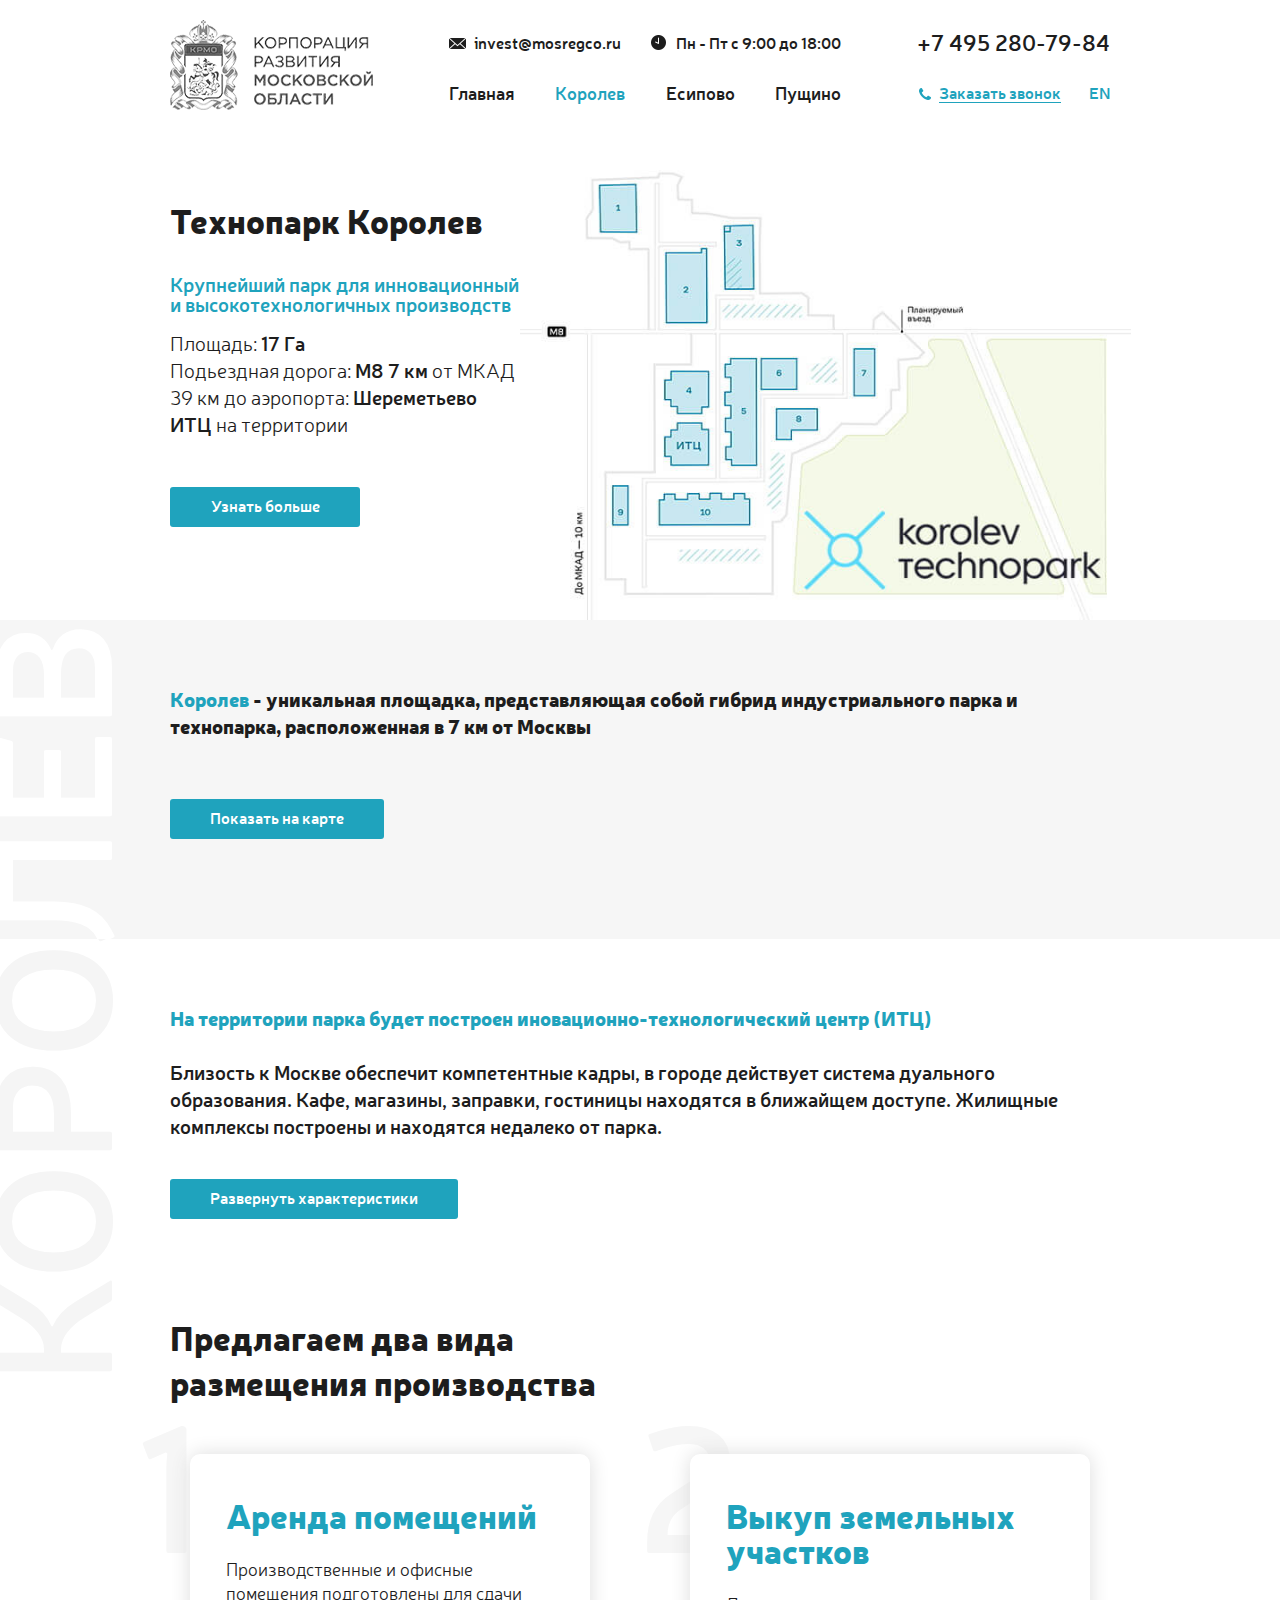
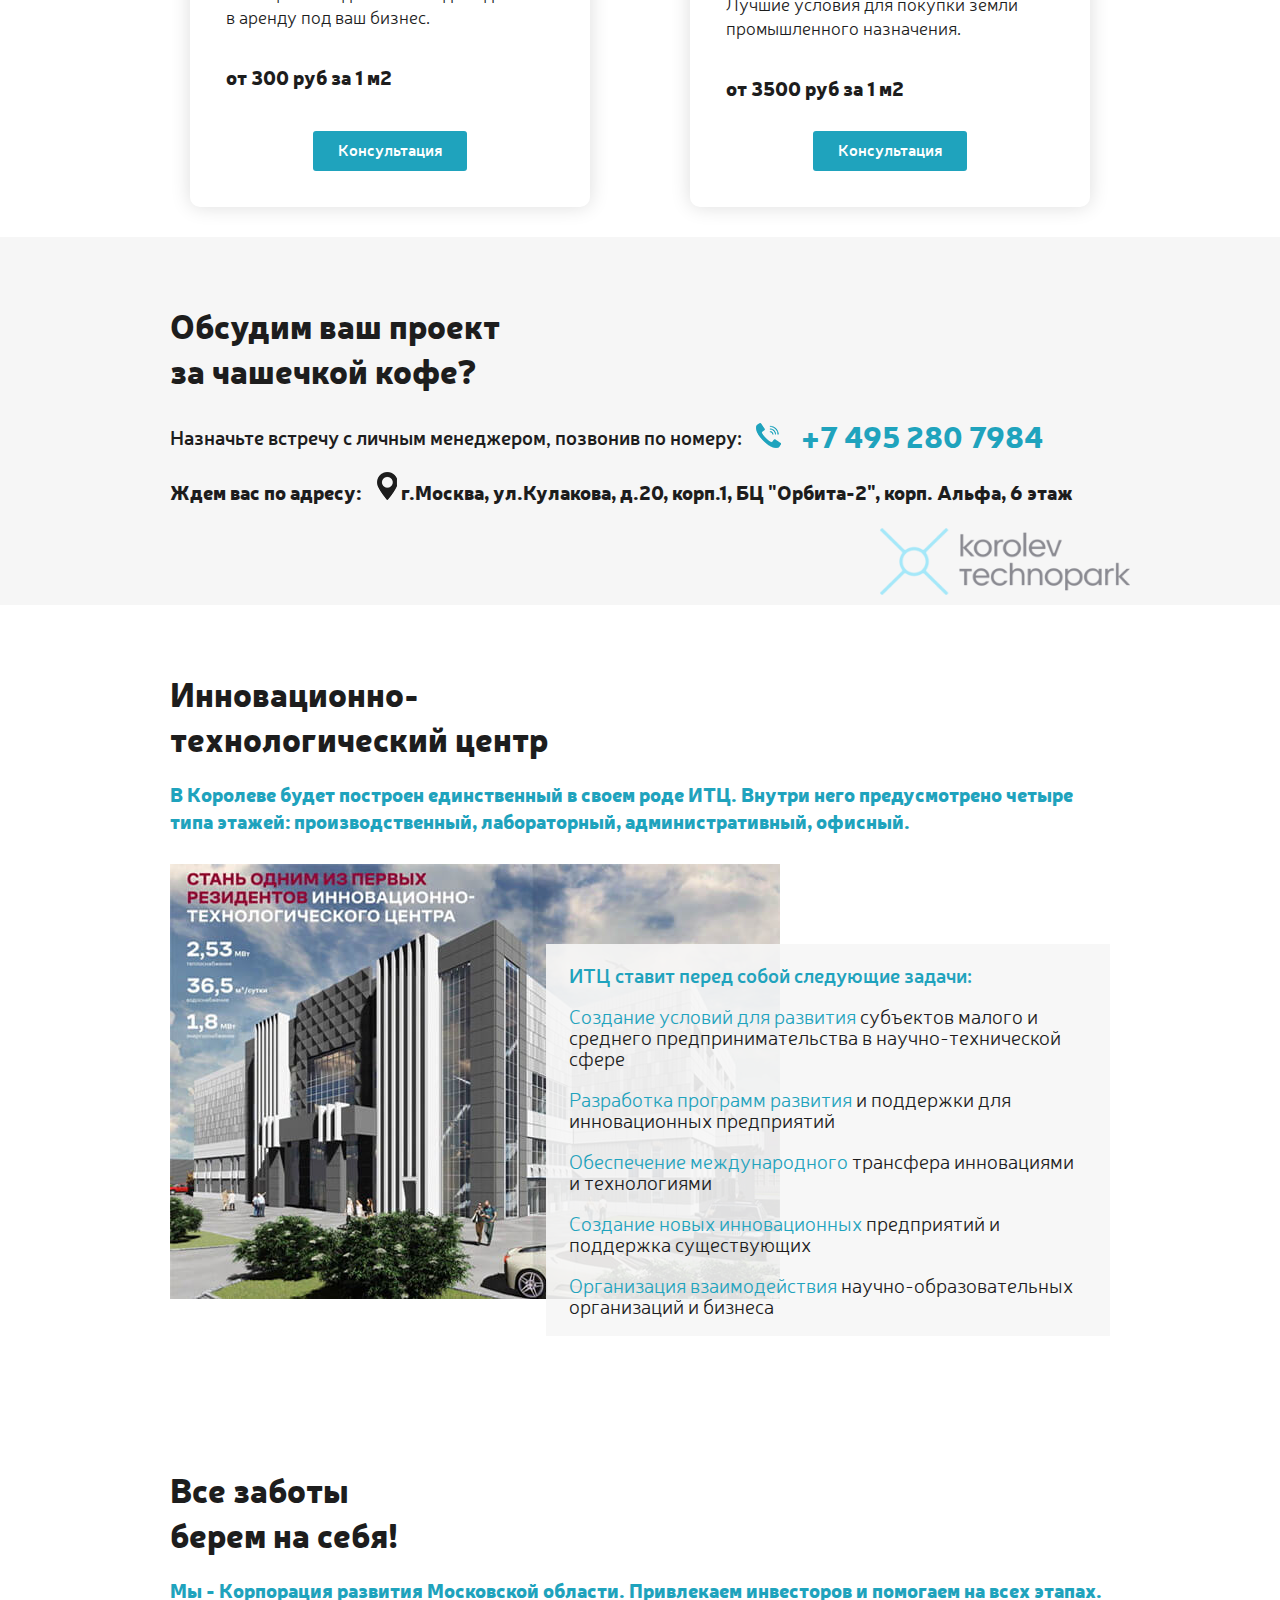
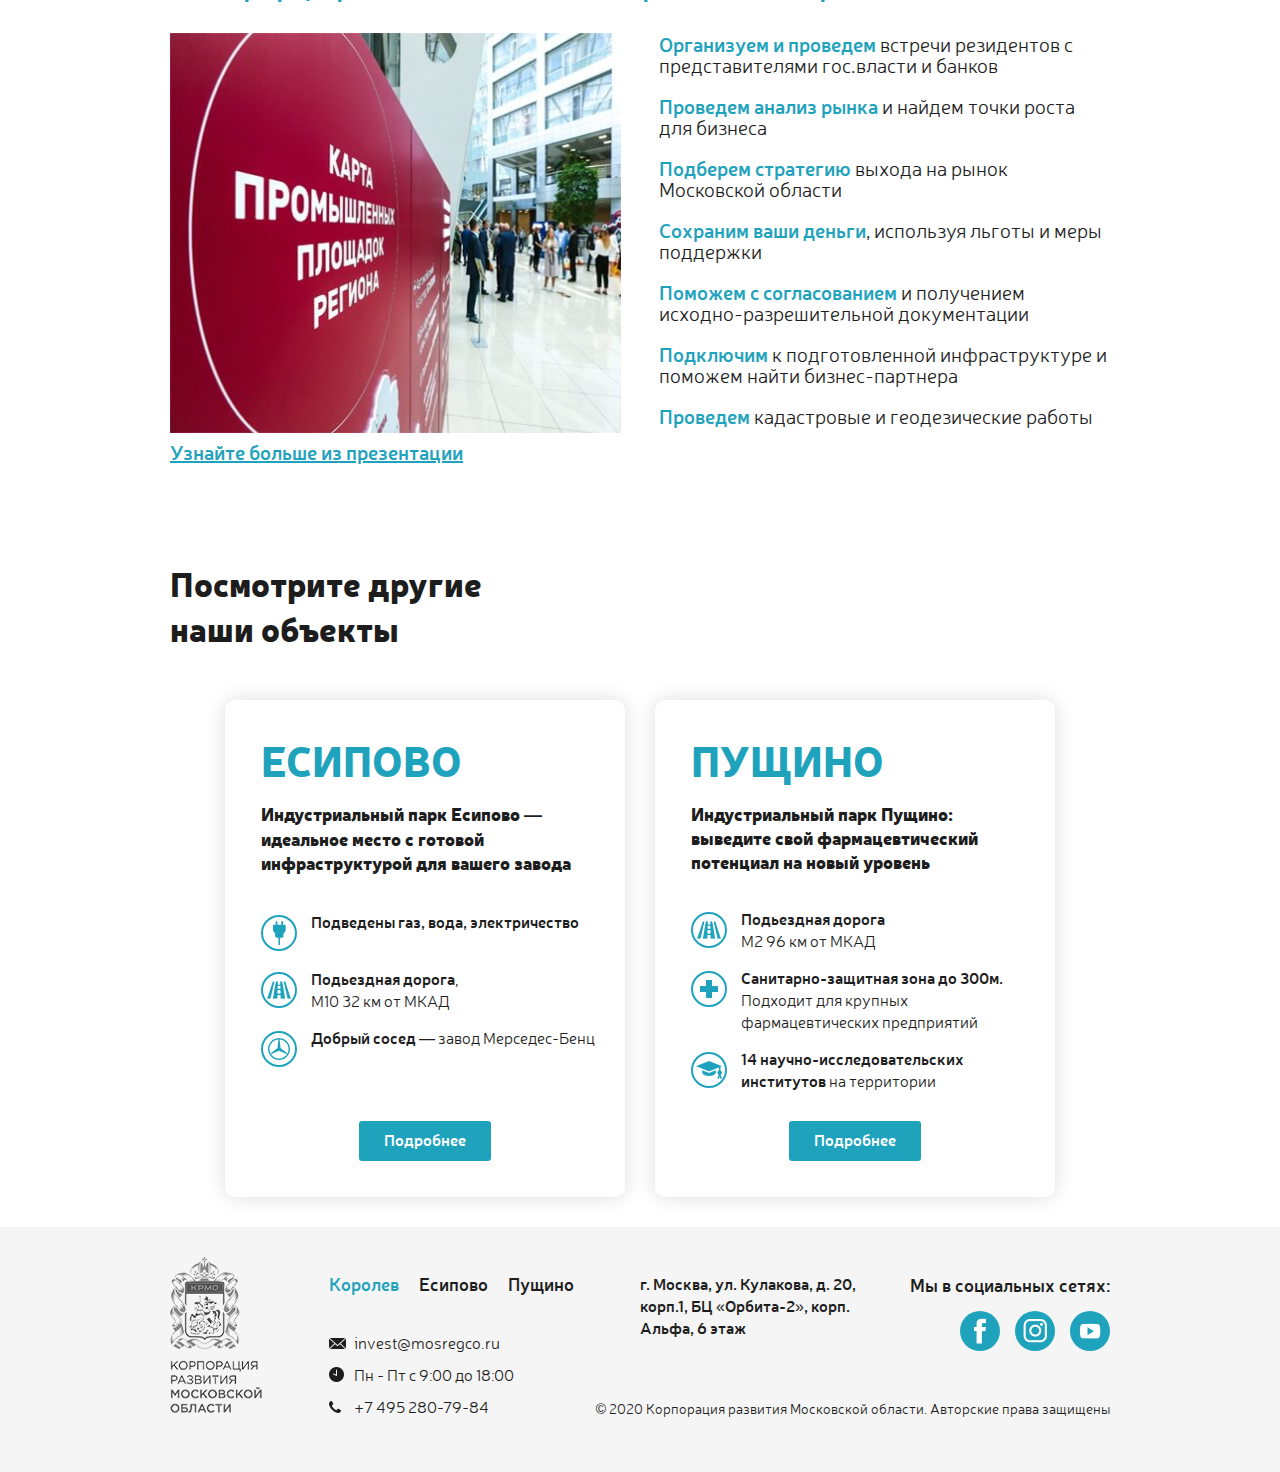
<file: korolev.html>
<!DOCTYPE html>
<html lang="ru">
<head>
	<meta charset="UTF-8">
	<meta name="viewport" content="width=device-width">
	<meta http-equiv="X-UA-Compatible" content="ie=edge">
	<meta name="description" content="Инвестируйте в индустриальный парк Королев. Находится в Московской области" />
	<meta name="keywords" content="" />
	<title>Королев - индустриальный парк для развития науки и инноваций</title>

	<link rel="shortcut icon" href="img/favicon.png">
	<link rel="stylesheet" href="css/main.css"/>
</head>
<body class="stage korolev">
<div class="watermark" data-top="800px">Королев</div>

<section class="section-menu"><div class="w">
	<div class="logo">
		<a class="logo" href="/mrparks.ru/"><img src="img/logo.png" alt="Инвестирование в парки Московской области" title="Инвестирование в парки Московской области"></a>
	</div>
	<div class="center">
		<div class="info">
			<a class="email -ico" href="mailto:invest@mosregco.ru">invest@mosregco.ru</a>
			<div class="time -ico">Пн - Пт с 9:00 до 18:00</div>
		</div>
		<div class="menu">
			<a class="itm" href="">Главная</a>
			<a class="itm -selected" href="/mrparks.ru/korolev.html">Королев</a>
			<a class="itm" href="/mrparks.ru/esipovo.html">Есипово</a>
			<a class="itm" href="/mrparks.ru/puschino.html">Пущино</a>
		</div>
	</div>
	<div class="callback">
		<a class="phone" href="tel:+74952807984">+7 495 280-79-84</a>
		<div>
			<div class="link js-popUp-open" for="popUp-req">Заказать звонок</div>
			<a class="lang" href="/mrparks.ru/korolev_en.html">EN</a>
		</div>
	</div>
</div></section>


<section class="section-top"><div class="ww">
	<div class="w phase1 stopper">
		<div class="txt">
			<h1>Технопарк Королев</h1>
			<div class="subtxt">
				<h2>Крупнейший парк для инновационный и высокотехнологичных производств</h2>
				<p>Площадь: <b>17 Га</b> <br>Подьездная дорога: <b>М8 7 км</b> от МКАД <br>39 км до аэропорта: <b>Шереметьево</b> <br><b>ИТЦ</b> на территории</p>
			</div>
			<div class="button -call js-popUp-open" for="popUp-req">Узнать больше</div>
		</div>
		<div class="map" id="map">
			<div class="layers">
				<img src="img/stages/korolev-map.jpg" alt="Карта индустриального парка Королев" title="Карта индустриального парка Королев">
			</div>
		</div>
	</div>
</div></section>


<section class="section-text -bg">
	<div class="watermark">Королев</div>
	<div class="w">
		<h2 class="txt -b"><strong>Королев</strong> - уникальная площадка, представляющая собой гибрид индустриального парка и технопарка, расположенная в 7 км от Москвы</h2>
		<div class="button js-spoilerToggle" for="spoiler-map" data-alttext="Скрыть карту">Показать на карте</div>
		
		<div class="spoilerCont" id="spoiler-map"><div class="spoiler">
			<div class="liveMap" id="liveMap" data-lat="56.082549" data-long="37.081536"></div>
		</div>
	</div>
</section>


<section class="section-text"><div class="w">
	<strong>На территории парка будет построен иновационно-технологический центр (ИТЦ)</strong><br>
	<div class="txt">Близость к Москве обеспечит компетентные кадры, в городе действует система дуального образования. Кафе, магазины, заправки, гостиницы находятся в ближайщем доступе. Жилищные комплексы построены и находятся недалеко от парка.</div>
	<div class="button js-spoilerToggle" for="spoiler-info" data-alttext="Свернуть характеристики">Развернуть характеристики</div>
	<div class="spoilerCont" id="spoiler-info"><div class="spoiler">
		<div class="cols info">
			<div class="col">
				<ul>
					<li class="ttl">Инфраструктура</li>
					<li><b>Электроснабжение</b><span>17 MBт</span></li>
					<li><b>Водоснабжение</b><span>418 м3/ч</span></li>
					<li><b>Сеть обустроенных дорог</b><span>Да</span></li>
					<li><b>Система канализации</b><span>Центральная канализация</span></li>
					<li><b>Клининговые услуги (вывоз&nbsp;мусора)</b><span>Да</span></li>
					<li><b>Сервис по быстрому реагированию на&nbsp;ремонт</b><span>Да</span></li>
					<li><b>Водозаборный узел (питьевая&nbsp;вода)</b><span>Центральный водопровод</span></li>
				</ul>
			</div>
			<div class="col">
				<ul>
					<li class="ttl">Кадры</li>
					<li><b>Москва (7 км от МКАД)</b><span>13 млн жителей</span></li>
					<li><b>Королев</b><span>186 480 чел.</span></li>
				</ul>
				<ul>
					<li class="ttl">Требования  к резиденту</li>
					<li><b>Регистрация компании в&nbsp;Московской области</b><span>Да</span></li>
					<li><b>Санитарно - защитная зона</b><span>В границах участка</span></li>
				</ul>
			</div>
		</div>
	</div></div>
</div></section>


<section class="section-stage -origins"><div class="w">
	<h2>Предлагаем два вида <br>размещения производства</h2>
	<div class="cols">
		<a class="col" href="#">
			<h3 class="ttl">Аренда помещений</h3>
			<h4 class="txt">Производственные и офисные помещения подготовлены для сдачи в&nbsp;аренду под ваш бизнес.</h4>
			<div class="price">от 300 руб за 1 м2</div>
			<div class="buttons"><div class="button -call js-popUp-open" for="popUp-req">Консультация</div></div>
		</a>
		<a class="col" href="#">
			<h3 class="ttl">Выкуп земельных участков</h3>
			<h4 class="txt">Лучшие условия для покупки земли промышленного назначения.</h4>
			<div class="price">от 3500 руб за 1 м2</div>
			<div class="buttons"><div class="button -call js-popUp-open" for="popUp-req">Консультация</div></div>
		</a>
	</div>
</div></section>


<section class="section-text -bg"><div class="w">
	<div class="bgImg"><img src="img/stages/korolev-logo.png" alt=""></div>
	<h2>Обсудим ваш проект <br>за чашечкой кофе?</h2>
	<div class="txt">Назначьте встречу с личным менеджером, позвонив по&nbsp;номеру: <a class="bigTel" href="tel:+74952807984"><img src="img/stages/ico-phone_big.png" alt="">+7 495 280 7984</a></div>
	<div class="txt -b">Ждем вас по адресу: &nbsp;&nbsp;&nbsp;<img src="img/stages/ico-map_big.png" alt="" class="bigAddr">&nbsp;г.Москва, ул.Кулакова, д.20, корп.1, БЦ "Орбита-2", корп. Альфа, 6 этаж</div>
</div></section>


<section class="section-text -bigPic"><div class="w">
	<h2>Инновационно-<br>технологический центр</h2>
	<strong>В Королеве будет построен единственный в своем роде ИТЦ. Внутри него предусмотрено четыре типа этажей: производственный, лабораторный,  административный, офисный.</strong>
	<div class="cols">
		<div class="col"><img src="img/stages/itc-info.jpg" alt="Привлекаем инвесторов в Королев" title="Привлекаем инвесторов в Королев"></div>
		<div class="col">
			<ul>
				<li><strong>ИТЦ ставит перед собой следующие задачи:</strong>
				<li><b>Создание условий для развития</b> субъектов малого и среднего предпринимательства в научно-технической сфере
				<li><b>Разработка программ развития</b> и поддержки для инновационных предприятий
				<li><b>Обеспечение международного</b> трансфера инновациями и технологиями
				<li><b>Создание новых инновационных</b> предприятий и поддержка существующих
				<li><b>Организация взаимодействия</b> научно-образовательных организаций и бизнеса
			</ul>
		</div>
	</div>
</div></section>


<section class="section-text"><div class="w">
	<h2>Все заботы <br>берем на себя!</h2>
	<strong>Мы - Корпорация развития Московской области. Привлекаем инвесторов и помогаем на всех этапах.</strong>
	<div class="cols">
		<div class="col"><img src="img/stages/photo-fence.jpg" alt="Привлекаем инвесторов в Королев" title="Привлекаем инвесторов в Королев"></div>
		<div class="col">
			<ul>
				<li><b>Организуем и проведем</b> встречи резидентов с представителями гос.власти и банков
				<li><b>Проведем анализ рынка</b> и найдем точки роста для бизнеса
				<li><b>Подберем стратегию</b> выхода на рынок Московской области
				<li><b>Сохраним ваши деньги</b>, используя льготы и меры поддержки
				<li><b>Поможем с согласованием</b> и получением исходно-разрешительной документации
				<li><b>Подключим</b> к подготовленной  инфраструктуре и поможем найти бизнес-партнера
				<li><b>Проведем</b> кадастровые и геодезические работы
			</ul>
		</div>
	</div>
	<a class="txt" href="#">Узнайте больше из презентации</a>
</div></section>




<section class="section-stage"><div class="w">
	<h2>Посмотрите другие <br>наши объекты</h2>
	<div class="cols">
		<a class="col" href="/mrparks.ru/esipovo.html">
			<div class="img_bg"><img src="img/stage-esi.jpg" alt=""></div>
			<h3 class="ttl">Есипово</h3>
			<h4 class="txt">Индустриальный парк Есипово — идеальное место с готовой инфраструктурой для&nbsp;вашего завода</h4>
			<ul>
				<li><span class="img"><img src="img/stage-fork.png" alt=""></span><b>Подведены газ, вода, электричество</b></li>
				<li><span class="img"><img src="img/stage-road.png" alt=""></span><b>Подьездная дорога</b>, <br>М10 32 км от МКАД</li>
				<li><span class="img"><img src="img/stage-mers.png" alt=""></span><b>Добрый сосед</b> — завод Мерседес-Бенц</li>
			</ul>
			<div class="buttons"><div class="button">Подробнее</div></div>
		</a>
		<a class="col" href="/mrparks.ru/puschino.html">
			<div class="img_bg"><img src="img/stage-pus.jpg" alt=""></div>
			<h3 class="ttl">Пущино</h3>
			<h4 class="txt">Индустриальный парк Пущино: выведите свой фармацевтический потенциал на новый уровень</h4>
			<ul>
				<li><span class="img"><img src="img/stage-road.png" alt=""></span><b>Подьездная дорога</b><br> М2 96 км от МКАД</li>
				<li><span class="img"><img src="img/stage-med.png" alt=""></span><b>Санитарно-защитная зона до 300м.</b><br> Подходит для крупных фармацевтических предприятий</li>
				<li><span class="img"><img src="img/stage-uni.png" alt=""></span><b>14 научно-исследовательских институтов</b> на&nbsp;территории</li>
			</ul>
			<div class="buttons"><div class="button">Подробнее</div></div>
		</a>
	</div>
</div></section>


<section class="section-footer"><div class="w">
	<div class="logo">
		<a class="img" href="/mrparks.ru/"><img src="img/logo_btm.png" alt="Инвестирование в парки Московской области" title="Инвестирование в парки Московской области"></a>
	</div>
	<div class="center">
		<div class="menu">
			<a class="itm -selected" href="#">Королев</a>
			<a class="itm" href="/mrparks.ru/esipovo.html">Есипово</a>
			<a class="itm" href="/mrparks.ru/puschino.html">Пущино</a>
		</div>
		<div class="info">
			<div class="email -ico">invest@mosregco.ru</div>
			<div class="time -ico">Пн - Пт с 9:00 до 18:00</div>
			<a class="phone -ico" href="tel:+74952807984">+7 495 280-79-84</a>
		</div>
	</div>
	<div class="contacts">
		<div class="adr">г. Москва, ул. Кулакова, д.&nbsp;20, корп.1, БЦ&nbsp;«Орбита-2», корп. Альфа, 6&nbsp;этаж</div>
		<div class="socs_cont">
			<div class="hdr">Мы в социальных сетях:</div>
			<div class="socs">
				<a class="soc -fb" href="https://www.facebook.com/mosregco" target="_blank"></a>
				<a class="soc -it" href="https://www.instagram.com/invest_in_moscow_region/" target="_blank"></a>
				<a class="soc -yt" href="https://www.youtube.com/channel/UCqNlSzlXYbUtzmaa63DDNZA/videos" target="_blank"></a>
			</div>
		</div>
	</div>
	<div class="cr">© 2020  Корпорация развития Московской области. Авторские права защищены</div>
</div></section>


<section class="popUpCont" id="popUp-req">
	<div class="popUp">
		<div class="popUp-close"></div>
		<h2>Оформите заявку</h2>
		<div class="subttl">и мы проведем для вас личную консультацию</div>
		<form class="form" enctype="multipart/form-data" method="post">
			<input class="input -name" name="name" placeholder="Введите ваше имя"/>
			<input class="input -phone" name="phone" placeholder="Введите ваш телефон"/>
			<!-- <textarea class="comment" name="comment" placeholder="Комментарий"></textarea> -->
			<div class="policy">Нажимая на кнопку «Заказать консультацию», я подтверждаю, что ознакомлен и согласен с «<a href="#">Политикой конфиденциальности»</a> данного сайта и&nbsp;даю согласие на&nbsp;обработку персональных данных</div>
			<button class="button -info">Отправить</button>
		</form>
		
	</div>
</section>


<script src="https://api-maps.yandex.ru/2.1/?lang=ru_RU" type="text/javascript"></script>
<script src="js/forms.js"></script>
<script src="js/main.js"></script>

</body>
</html>
</file>
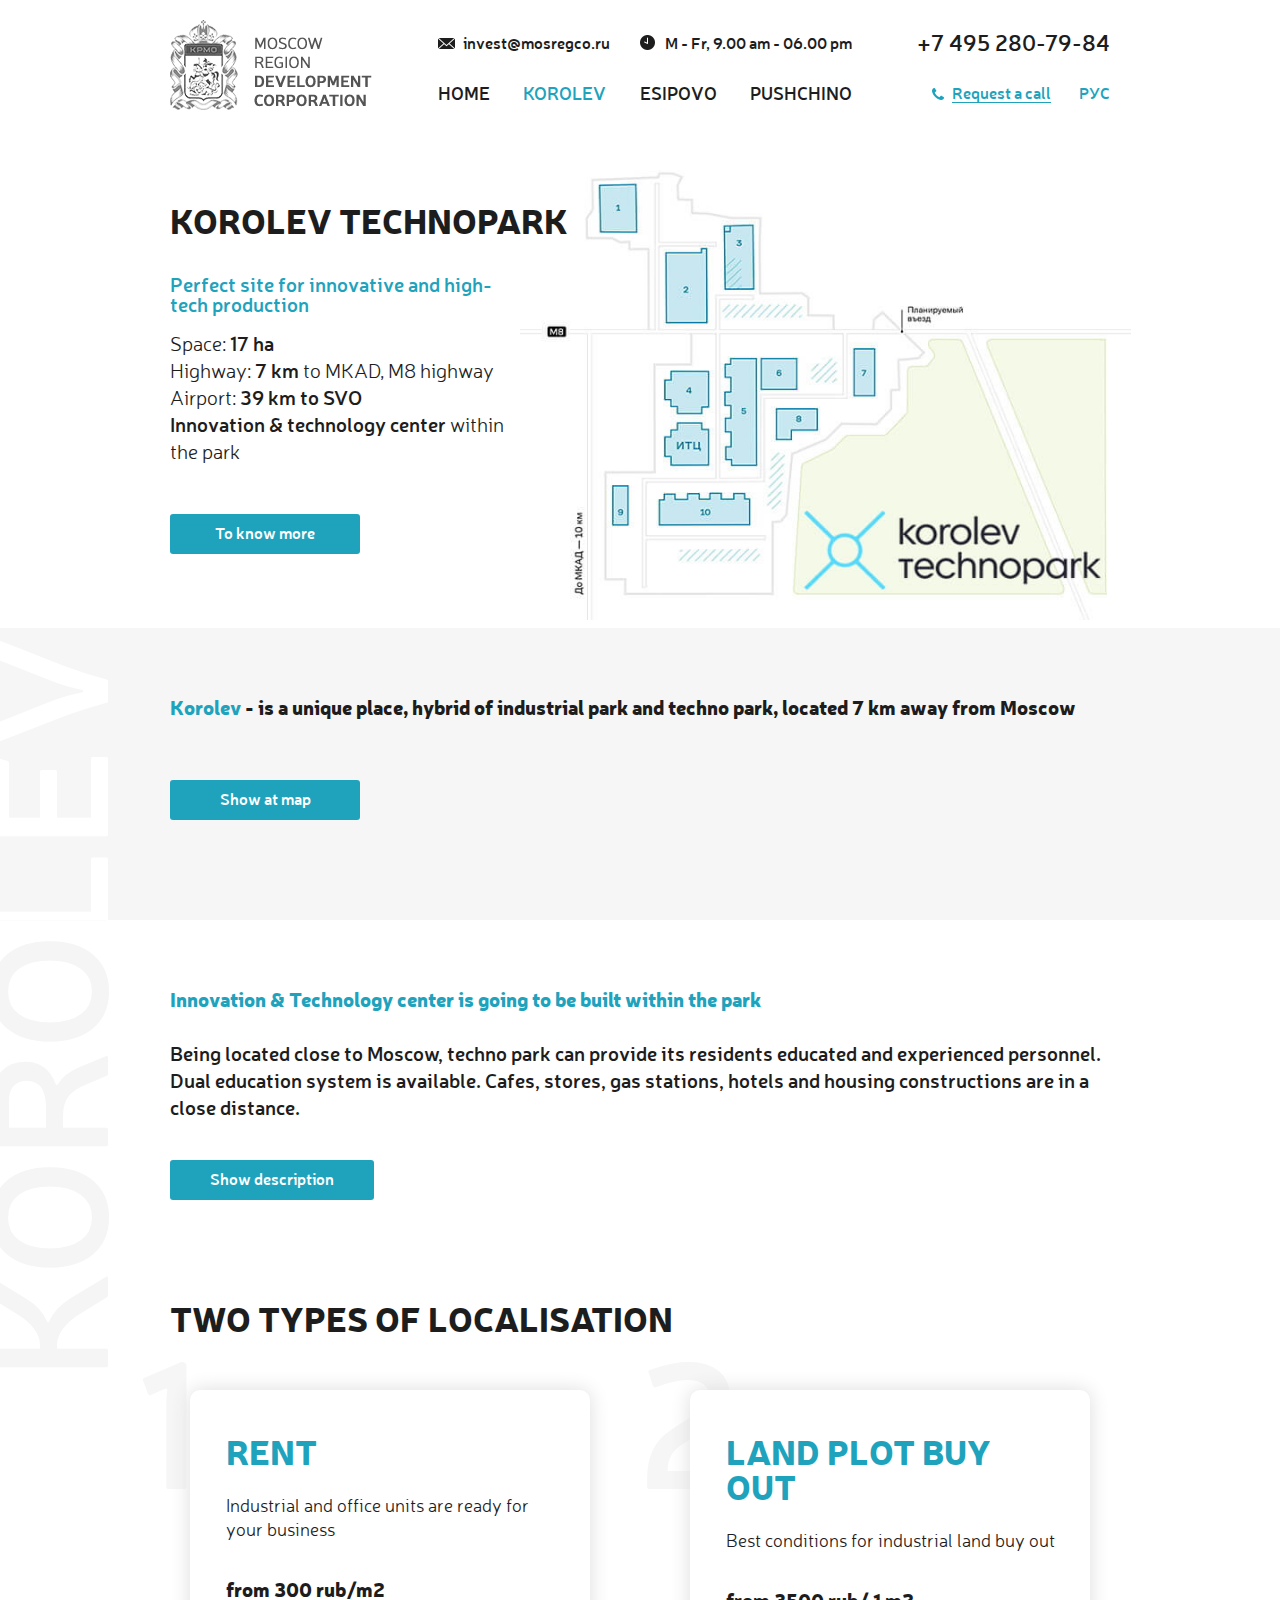
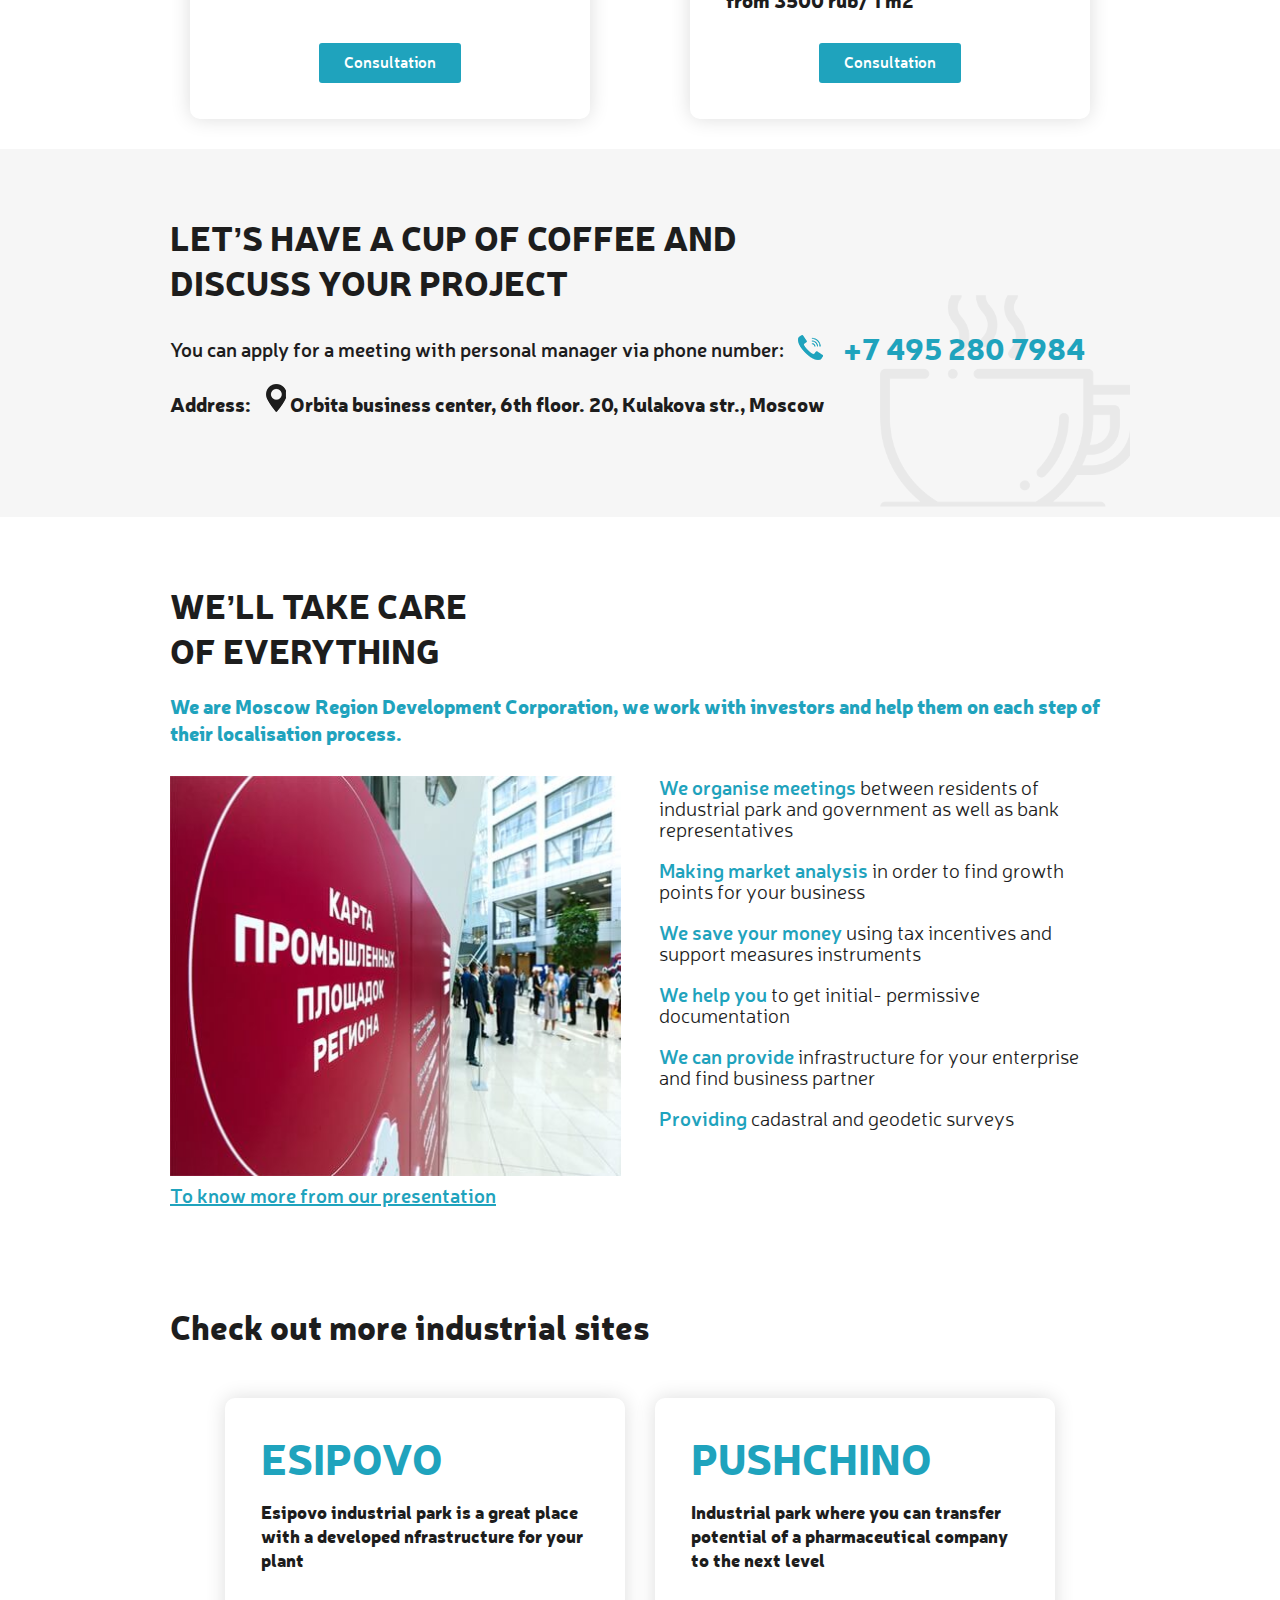
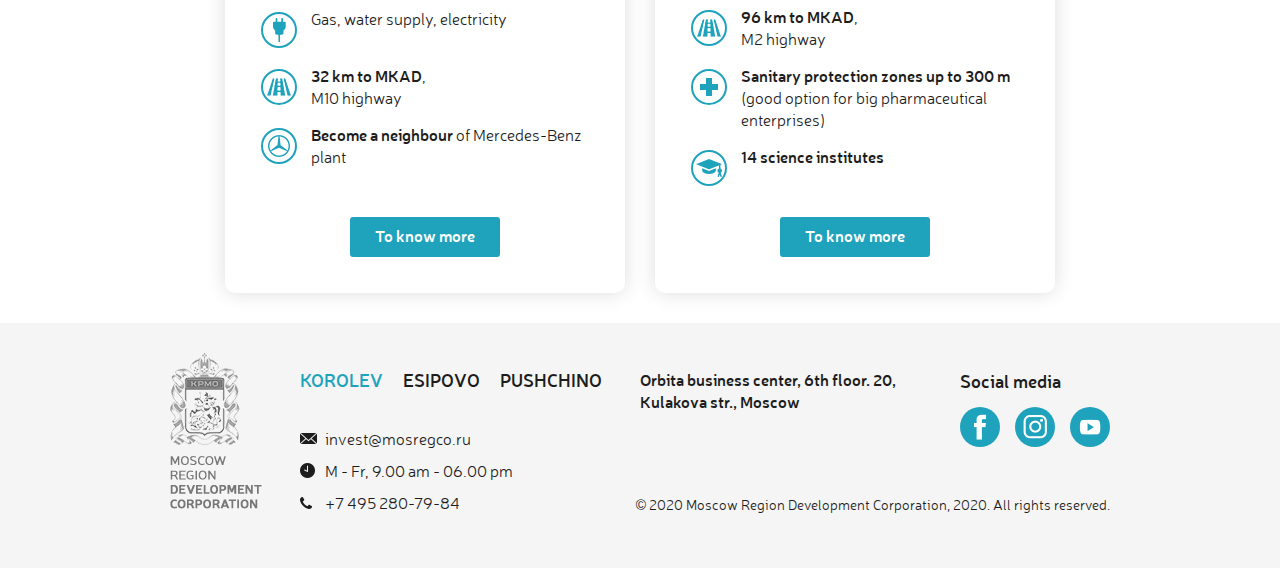
<file: korolev_en.html>
<!DOCTYPE html>
<html lang="ru">
<head>
	<meta charset="UTF-8">
	<meta name="viewport" content="width=device-width">
	<meta http-equiv="X-UA-Compatible" content="ie=edge">
	<meta name="description" content="Инвестируйте в индустриальные парки московской области. Государственная поддержка инвесторов. Корпорация развития Московской области." />
	<meta name="keywords" content="" />
	<title>Индустриальные парки Московской области</title>

	<link rel="shortcut icon" href="img/favicon.png">
	<link rel="stylesheet" href="css/main.css" />
</head>
<body class="stage korolev">
<div class="watermark">Korolev</div>

<section class="section-menu"><div class="w">
	<div class="logo">
		<a class="logo" href="/mrparks.ru/"><img src="img/logo-en.png" alt="Инвестирование в парки Московской области" title="Инвестирование в парки Московской области"></a>
	</div>
	<div class="center">
		<div class="info">
			<a class="email -ico" href="mailto:invest@mosregco.ru">invest@mosregco.ru</a>
			<div class="time -ico">M - Fr, 9.00 am - 06.00 pm</div>
		</div>
		<div class="menu">
			<a class="itm" href="">HOME</a>
			<a class="itm -selected" href="kovolev_en.html">KOROLEV</a>
			<a class="itm" href="esipovo_en.html">ESIPOVO</a>
			<a class="itm" href="puschino_en.html">PUSHCHINO</a>
		</div>
	</div>
	<div class="callback">
		<a class="phone" href="tel:+74952807984">+7 495 280-79-84</a>
		<div>
			<div class="link js-popUp-open" for="popUp-req">Request a call</div>
			<a class="lang" href="korolev.html">РУС</a>
		</div>
	</div>
</div></section>


<section class="section-top"><div class="ww">
	<div class="w phase1 stopper">
		<div class="txt">
			<h1>KOROLEV TECHNOPARK</h1>
			<div class="subtxt">
				<h2>Perfect site for innovative and high-tech production</h2>
				<p>Space: <b>17 ha</b> <br>Highway: <b>7 km</b> to MKAD, M8 highway <br>Airport: <b>39 km to SVO</b> <br><b>Innovation & technology center</b> within the park</p>
			</div>
			<div class="button -call js-popUp-open" for="popUp-req">To know more</div>
		</div>
		<div class="map" id="map">
			<div class="layers">
				<img src="img/stages/korolev-map.jpg" alt="">
			</div>
		</div>
	</div>
</div></section>


<section class="section-text -bg">
	<div class="watermark">Korolev</div>
	<div class="w">
		<h2 class="txt -b"><strong>Korolev</strong> - is a unique place, hybrid of industrial park and techno park, located 7 km away from Moscow</h2>
		<div class="button js-spoilerToggle" for="spoiler-map" data-alttext="Hide map">Show at map</div>
		
		<div class="spoilerCont" id="spoiler-map"><div class="spoiler">
			<div class="liveMap" id="liveMap" data-lat="56.082549" data-long="37.081536"></div>
		</div>
	</div>
</section>


<section class="section-text"><div class="w">
	<strong>Innovation & Technology center is going to be built within the park</strong><br>
	<div class="txt">Being located close to Moscow, techno park can provide its residents educated and experienced personnel. Dual education system is available. Cafes, stores, gas stations, hotels and housing constructions are in a close distance.</div>
	<div class="button js-spoilerToggle" for="spoiler-info" data-alttext="Hide description">Show description</div>
	<div class="spoilerCont" id="spoiler-info"><div class="spoiler">
		<div class="cols info">
			<div class="col">
				<ul>
					<li class="ttl">Infrastructure</li>
					<li><b>Electricity</b><span>17 MW</span></li>
					<li><b>Water supply</b><span>418 m3/h</span></li>
					<li><b>Road system</b><span>Yes</span></li>
					<li><b>Sewage system</b><span>Yes, central</span></li>
					<li><b>Cleaning service</b><span>Yes</span></li>
					<li><b>Urgent repair service</b><span>Yes</span></li>
					<li><b>Water intake facility</b><span>Yes</span></li>
				</ul>
			</div>
			<div class="col">
				<ul>
					<li class="ttl">Personnel</li>
					<li><b>Moscow (7 km to MKAD)</b><span>13M people</span></li>
					<li><b>Korolev</b><span>186 480</span></li>
				</ul>
				<ul>
					<li class="ttl">To become a resident</li>
					<li><b>Registration in Moscow Region</b><span>Yes</span></li>
					<li><b>Sanitary protection zone</b><span>within the land plot</span></li>
				</ul>
			</div>
		</div>
	</div></div>
</div></section>


<section class="section-stage -origins"><div class="w">
	<h2>TWO TYPES OF LOCALISATION</h2>
	<div class="cols">
		<a class="col" href="#">
			<h3 class="ttl">RENT</h3>
			<h4 class="txt">Industrial and office units are ready for your business</h4>
			<div class="price">from 300 rub/m2</div>
			<div class="buttons"><div class="button -call js-popUp-open" for="popUp-req">Consultation</div></div>
		</a>
		<a class="col" href="#">
			<h3 class="ttl">LAND PLOT BUY OUT</h3>
			<h4 class="txt">Best conditions for industrial land buy out</h4>
			<div class="price">from 3500 rub/ 1 m2</div>
			<div class="buttons"><div class="button -call js-popUp-open" for="popUp-req">Consultation</div></div>
		</a>
	</div>
</div></section>


<section class="section-text -bg"><div class="w">
	<div class="bgImg"><img src="img/stages/bg-coffee.png" alt=""></div>
	<h2>LET’S HAVE A CUP OF COFFEE AND <br>DISCUSS YOUR PROJECT</h2>
	<div class="txt">You can apply for a meeting with personal manager via phone number: <a class="bigTel" href="tel:+74952807984"><img src="img/stages/ico-phone_big.png" alt="">+7 495 280 7984</a></div>
	<div class="txt -b">Address: &nbsp;&nbsp;&nbsp;<img src="img/stages/ico-map_big.png" alt="" class="bigAddr">&nbsp;Orbita business center, 6th floor. 20, Kulakova str., Moscow</div>
</div></section>


<section class="section-text"><div class="w">
	<h2>WE’LL TAKE CARE <br>OF EVERYTHING</h2>
	<strong>We are Moscow Region Development Corporation, we work with investors and help them on each step of their localisation process.</strong>
	<div class="cols">
		<div class="col"><img src="img/stages/photo-fence.jpg" alt=""></div>
		<div class="col">
			<ul>
				<li><b>We organise meetings</b> between residents of industrial park and government as well as bank representatives
				<li><b>Making market analysis</b> in order to find  growth points for your business
				<li><b>We save your money</b> using tax incentives and support measures instruments
				<li><b>We help you</b> to get initial- permissive documentation
				<li><b>We can provide</b> infrastructure for your enterprise and find business partner
				<li><b>Providing</b> cadastral and geodetic surveys
			</ul>
		</div>
	</div>
	<a class="txt" href="#">To know more from our presentation</a>
</div></section>




<section class="section-stage"><div class="w">
	<h2>Check out more industrial sites</h2>
	<div class="cols">
		<a class="col" href="esipovo_en.html">
			<div class="img_bg"><img src="img/stage-esi.jpg" alt=""></div>
			<h3 class="ttl">ESIPOVO</h3>
			<h4 class="txt">Esipovo industrial park is&nbsp;a&nbsp;great place with a developed nfrastructure for your plant</h4>
			<ul>
				<li><span class="img"><img src="img/stage-fork.png" alt=""></span>Gas, water supply, electricity</li>
				<li><span class="img"><img src="img/stage-road.png" alt=""></span><b>32 km to MKAD</b>, <br>M10 highway</li>
				<li><span class="img"><img src="img/stage-mers.png" alt=""></span><b>Become a neighbour</b> of Mercedes-Benz plant</li>
			</ul>
			<div class="buttons"><div class="button">To know more</div></div>
		</a>
		<a class="col" href="puschino_en.html">
			<div class="img_bg"><img src="img/stage-pus.jpg" alt=""></div>
			<h3 class="ttl">PUSHCHINO</h3>
			<h4 class="txt">Industrial park where you can transfer potential of a pharmaceutical company to the next level</h4>
			<ul>
				<li><span class="img"><img src="img/stage-road.png" alt=""></span><b>96 km to MKAD</b>, <br>M2 highway</li>
				<li><span class="img"><img src="img/stage-med.png" alt=""></span><b>Sanitary protection zones up to 300 m</b> <br>(good option for big pharmaceutical enterprises)</li>
				<li><span class="img"><img src="img/stage-uni.png" alt=""></span><b>14 science institutes </b></li>
			</ul>
			<div class="buttons"><div class="button">To know more</div></div>
		</a>
	</div>
</div></section>


<section class="section-footer"><div class="w">
	<div class="logo">
		<a class="img" href="/mrparks.ru/"><img src="img/logo_btm-en.png" alt="Инвестирование в парки Московской области" title="Инвестирование в парки Московской области"></a>
	</div>
	<div class="center">
		<div class="menu">
			<a class="itm -selected" href="kovolev_en.html">KOROLEV</a>
			<a class="itm" href="esipovo_en.html">ESIPOVO</a>
			<a class="itm" href="puschino_en.html">PUSHCHINO</a>
		</div>
		<div class="info">
			<div class="email -ico">invest@mosregco.ru</div>
			<div class="time -ico">M - Fr, 9.00 am - 06.00 pm</div>
			<a class="phone -ico" href="tel:+74952807984">+7 495 280-79-84</a>
		</div>
	</div>
	<div class="contacts">
		<div class="adr">Orbita business center, 6th floor. 20, Kulakova str., Moscow</div>
		<div class="socs_cont">
			<div class="hdr">Social media</div>
			<div class="socs">
				<a class="soc -fb" href="https://www.facebook.com/mosregco" target="_blank"></a>
				<a class="soc -it" href="https://www.instagram.com/invest_in_moscow_region/" target="_blank"></a>
				<a class="soc -yt" href="https://www.youtube.com/channel/UCqNlSzlXYbUtzmaa63DDNZA/videos" target="_blank"></a>
			</div>
		</div>
	</div>
	<div class="cr">© 2020  Moscow Region Development Corporation, 2020. All rights reserved.</div>
</div></section>


<section class="popUpCont" id="popUp-req">
	<div class="popUp">
		<div class="popUp-close"></div>
		<h2>Оформите заявку</h2>
		<div class="subttl">и мы проведем для вас личную консультацию</div>
		<form class="form" enctype="multipart/form-data" method="post">
			<input class="input -name" name="name" placeholder="Введите ваше имя"/>
			<input class="input -phone" name="phone" placeholder="Введите ваш телефон"/>
			<!-- <textarea class="comment" name="comment" placeholder="Комментарий"></textarea> -->
			<div class="policy">Нажимая на кнопку «Заказать консультацию», я подтверждаю, что ознакомлен и согласен с «<a href="#">Политикой конфиденциальности»</a> данного сайта и&nbsp;даю согласие на&nbsp;обработку персональных данных</div>
			<button class="button -info">Отправить</button>
		</form>
		
	</div>
</section>


<script src="https://api-maps.yandex.ru/2.1/?lang=ru_RU" type="text/javascript"></script>
<script src="js/forms.js"></script>
<script src="js/main.js"></script>

</body>
</html>
</file>
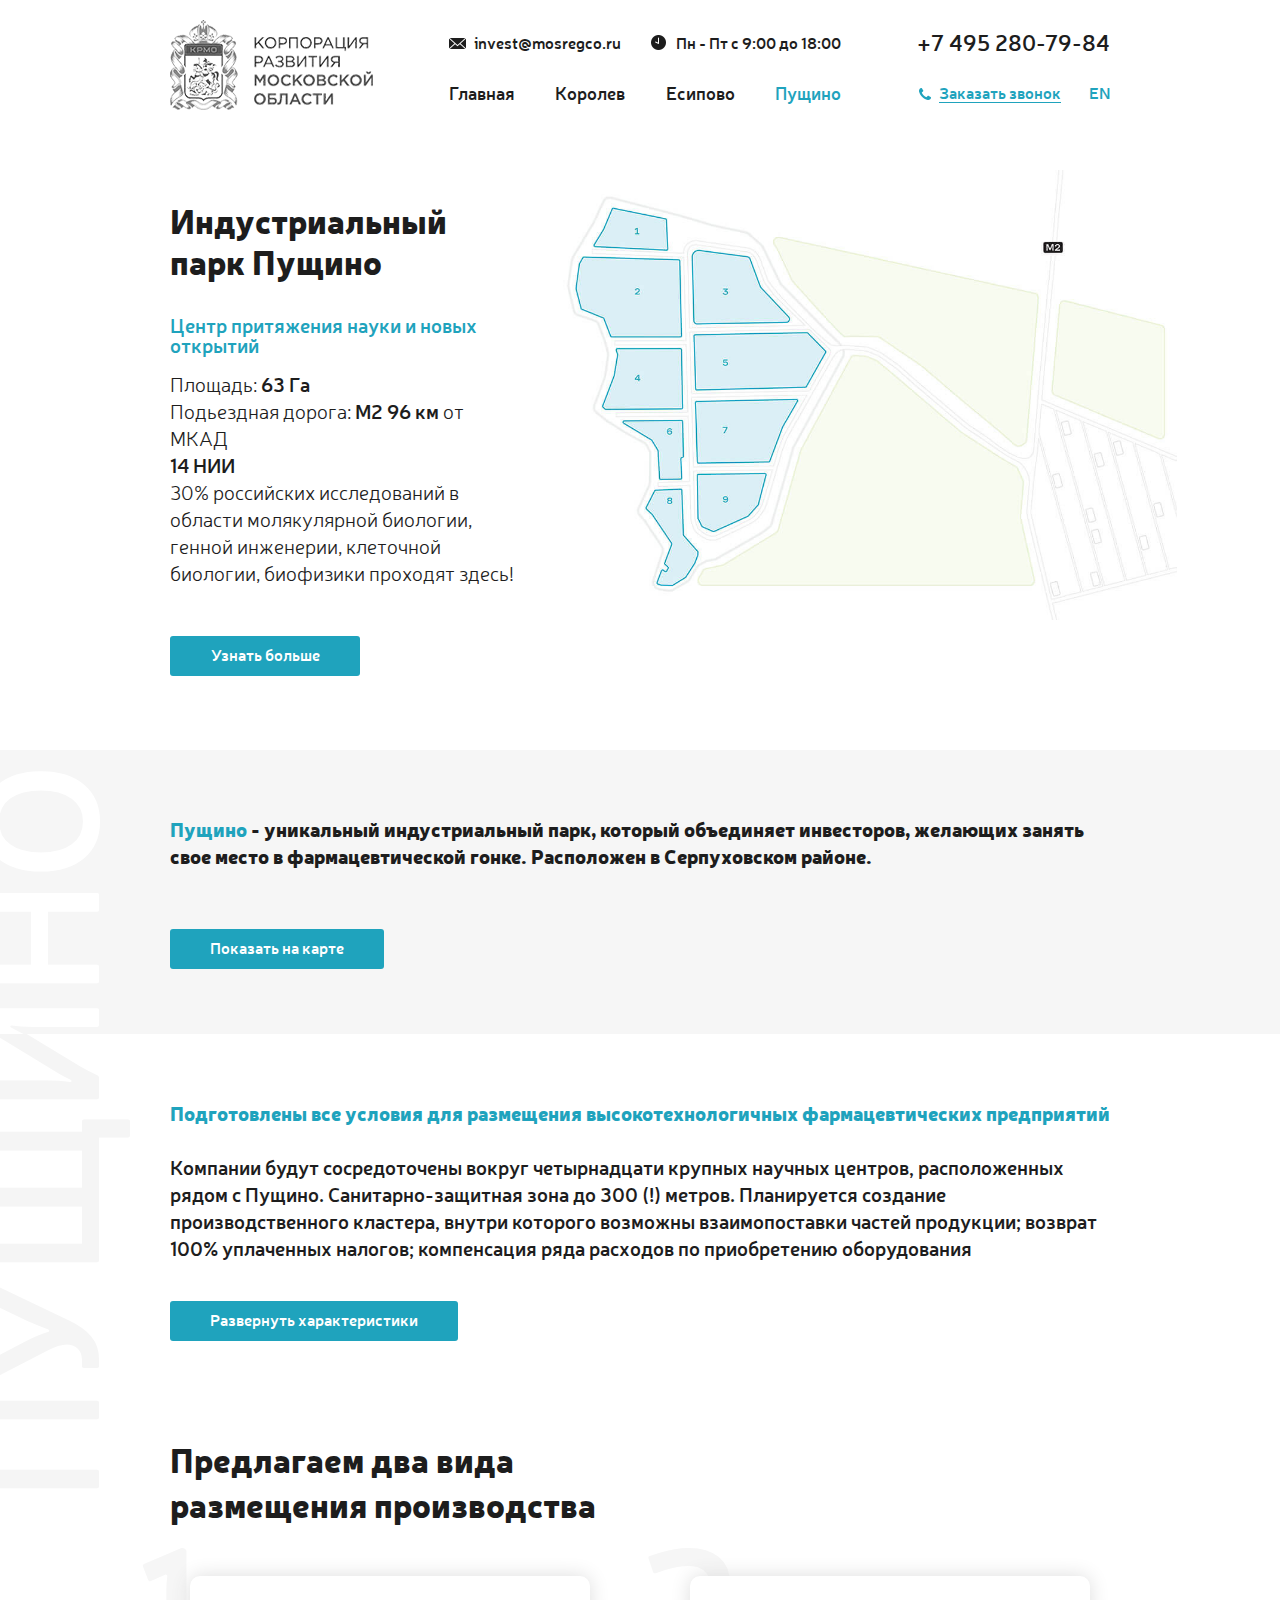
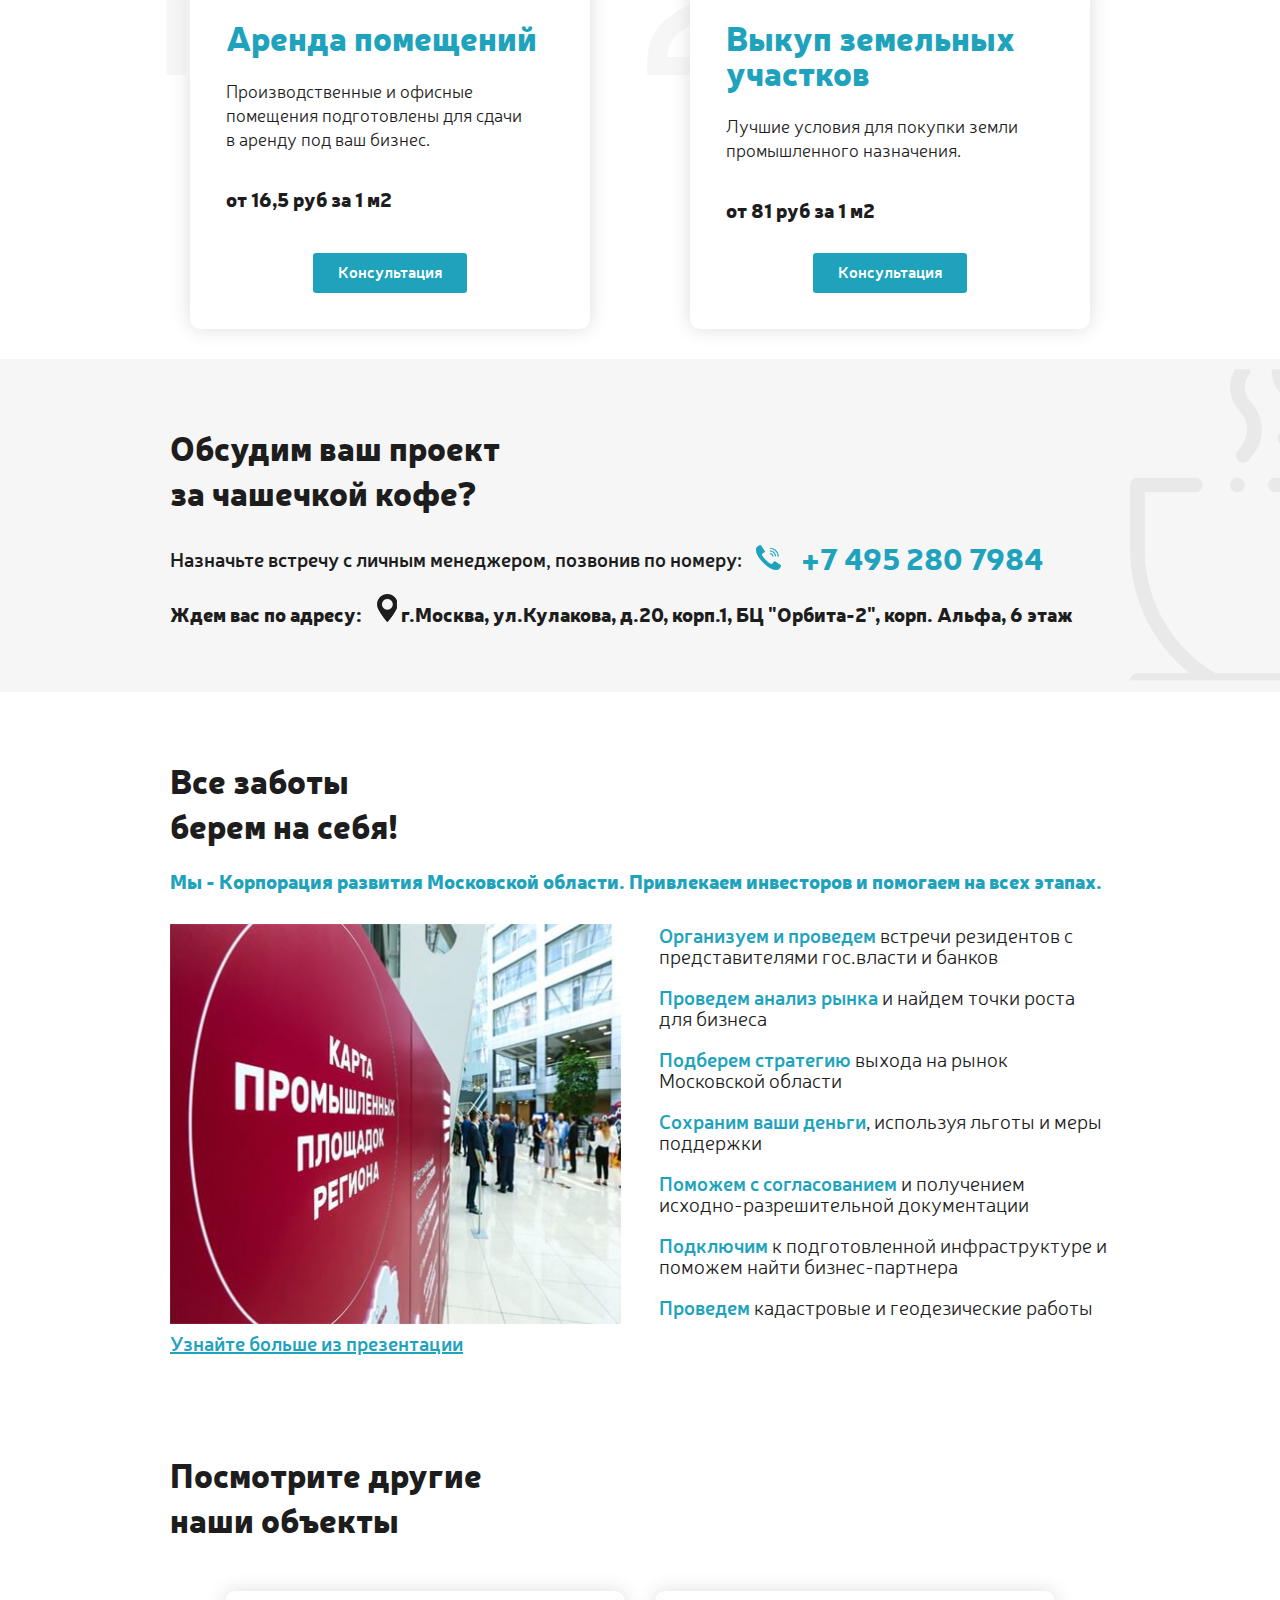
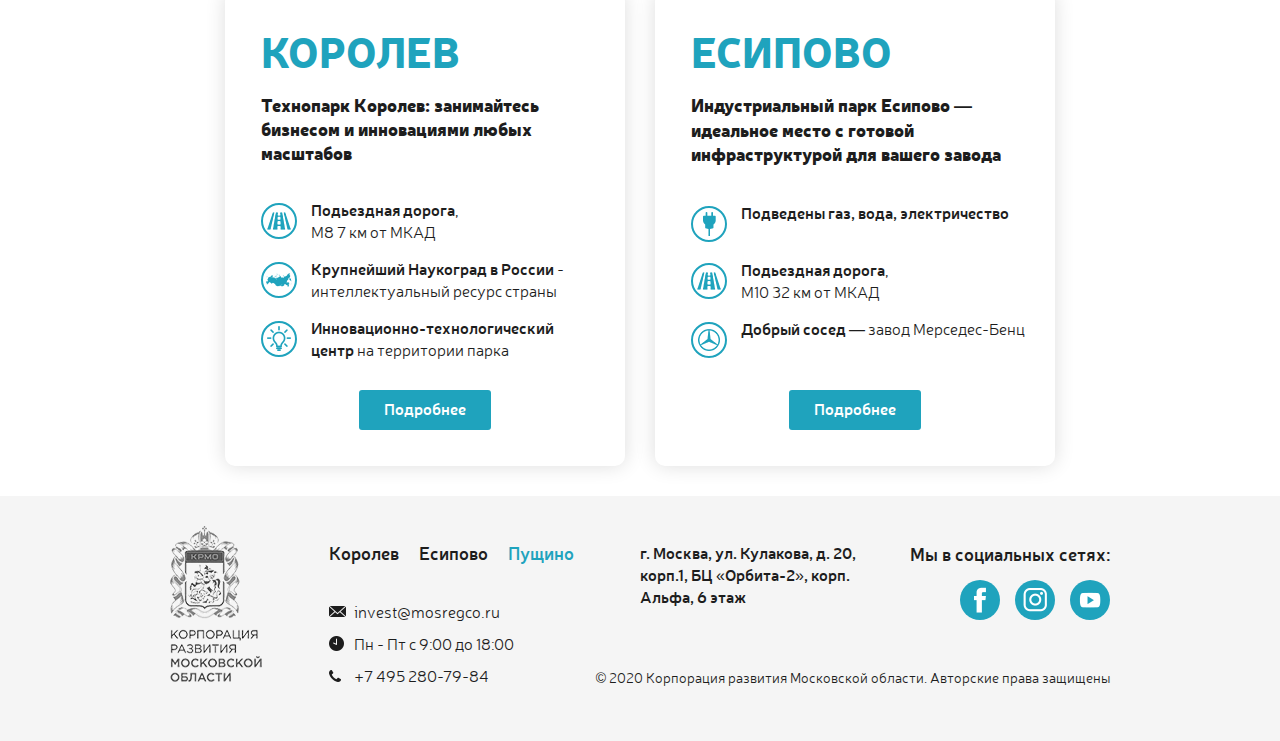
<file: puschino.html>
<!DOCTYPE html>
<html lang="ru">
<head>
	<meta charset="UTF-8">
	<meta name="viewport" content="width=device-width">
	<meta http-equiv="X-UA-Compatible" content="ie=edge">
	<meta name="description" content="Инвестируйте в индустриальный парк Пущино. Находится в Московской области" />
	<meta name="keywords" content="" />
	<title>Пущино - индустриальный парк и центр притяжения науки и новых открытий</title>

	<link rel="shortcut icon" href="img/favicon.png">
	<link rel="stylesheet" href="css/main.css"/>
</head>
<body class="stage puschino">
<div class="watermark">Пущино</div>

<section class="section-menu"><div class="w">
	<div class="logo">
		<a class="logo" href="/mrparks.ru/"><img src="img/logo.png" alt="Инвестирование в парки Московской области" title="Инвестирование в парки Московской области"></a>
	</div>
	<div class="center">
		<div class="info">
			<a class="email -ico" href="mailto:invest@mosregco.ru">invest@mosregco.ru</a>
			<div class="time -ico">Пн - Пт с 9:00 до 18:00</div>
		</div>
		<div class="menu">
			<a class="itm" href="">Главная</a>
			<a class="itm" href="korolev.html">Королев</a>
			<a class="itm" href="esipovo.html">Есипово</a>
			<a class="itm -selected" href="puschino.html">Пущино</a>
		</div>
	</div>
	<div class="callback">
		<a class="phone" href="tel:+74952807984">+7 495 280-79-84</a>
		<div>
			<div class="link js-popUp-open" for="popUp-req">Заказать звонок</div>
			<a class="lang" href="puschino_en.html">EN</a>
		</div>
	</div>
</div></section>


<section class="section-top"><div class="ww">
	<div class="w phase1 stopper">
		<div class="txt">
			<h1>Индустриальный <br>парк Пущино</h1>
			<div class="subtxt">
				<h2>Центр притяжения науки и новых открытий</h2>
				<p>Площадь: <b>63 Га</b> <br>Подьездная дорога: <b>М2 96 км</b> от МКАД <br> <b>14 НИИ</b><br>30% российских исследований в области молякулярной биологии, генной инженерии, клеточной биологии, биофизики проходят здесь!</p>
			</div>
			<div class="button -call js-popUp-open" for="popUp-req">Узнать больше</div>
		</div>
		<div class="map" id="map">
			<div class="layers">
				<img src="img/stages/puschino-map.jpg" alt="Карта индустриального парка Пущино" title="Карта индустриального парка Пущино">
			</div>
		</div>
	</div>
</div></section>


<section class="section-text -bg">
	<div class="watermark">Пущино</div>
	<div class="w">
		<h2 class="txt -b"><strong>Пущино</strong> - уникальный индустриальный парк, который объединяет инвесторов, желающих занять свое место в фармацевтической гонке. Расположен в Серпуховском районе.</h2>
		<div class="button js-spoilerToggle" for="spoiler-map" data-alttext="Скрыть карту">Показать на карте</div>
		
		<div class="spoilerCont" id="spoiler-map"><div class="spoiler">
			<div class="liveMap" id="liveMap" data-lat="56.082549" data-long="37.081536"></div>
		</div>
	</div>
</section>


<section class="section-text"><div class="w">
	<strong>Подготовлены все условия для размещения высокотехнологичных фармацевтических предприятий</strong><br>
	<div class="txt">Компании будут сосредоточены вокруг четырнадцати крупных научных центров, расположенных рядом с Пущино. Санитарно-защитная зона до 300 (!) метров. Планируется создание производственного кластера, внутри которого возможны взаимопоставки частей продукции; возврат 100% уплаченных налогов; компенсация ряда расходов по приобретению оборудования</div>
	<div class="button js-spoilerToggle" for="spoiler-info" data-alttext="Свернуть характеристики">Развернуть характеристики</div>
	<div class="spoilerCont" id="spoiler-info"><div class="spoiler">
		<div class="cols info">
			<div class="col">
				<ul>
					<li class="ttl">Инфраструктура</li>
					<li><b>Электроснабжение</b><span>10 MBт</span></li>
					<li><b>Газоснабжение</b><span>8100 м3/час</span></li>
					<li><b>Водоснабжение</b><span>7700 м3/сутки</span></li>
					<li><b>Система канализации</b><span>Центральная 
канализация</span></li>
				</ul>
				<ul class="cols-3">
					<li class="ttl">Особые условия</li>
					<li><b>Выкуп</b><span>Стандарт ₽</span><span>Льгота ₽</span></li>
					<li><b>1 м2</b><span>3,62</span><span>16,5</span></li>
					<li><b>1 Га</b><span>362 000</span><span>164 550</span></li>
					<li><b>1 м2</b><span541></span><span>81</span></li>
					<li><b>1 Га</b><span>5 413 068</span><span>811 960</span></li>
				</ul>
			</div>
			<div class="col">
				<ul>
					<li class="ttl">Кадры</li>
					<li><b>Москва (96 км от МКАД)</b><span>13 млн жителей</span></li>
					<li><b>Серпухов (24 км)</b><span>126 729 чел.</span></li>
				</ul>
				<ul>
					<li class="ttl">Требования  к резиденту</li>
					<li><b>Регистрация компании в&nbsp;Московской области</b><span>Да</span></li>
					<li><b>Санитарно - защитная зона</b><span>300 м</span></li>
				</ul>
			</div>
		</div>
	</div></div>
</div></section>


<section class="section-stage -origins"><div class="w">
	<h2>Предлагаем два вида <br>размещения производства</h2>
	<div class="cols">
		<a class="col" href="#">
			<h3 class="ttl">Аренда помещений</h3>
			<h4 class="txt">Производственные и офисные помещения подготовлены для сдачи в&nbsp;аренду под ваш бизнес.</h4>
			<div class="price">от 16,5 руб за 1 м2</div>
			<div class="buttons"><div class="button -call js-popUp-open" for="popUp-req">Консультация</div></div>
		</a>
		<a class="col" href="#">
			<h3 class="ttl">Выкуп земельных участков</h3>
			<h4 class="txt">Лучшие условия для покупки земли промышленного назначения.</h4>
			<div class="price">от 81 руб за 1 м2</div>
			<div class="buttons"><div class="button -call js-popUp-open" for="popUp-req">Консультация</div></div>
		</a>
	</div>
</div></section>


<section class="section-text -bg"><div class="w">
	<div class="bgImg"><img src="img/stages/bg-coffee.png" alt=""></div>
	<h2>Обсудим ваш проект <br>за чашечкой кофе?</h2>
	<div class="txt">Назначьте встречу с личным менеджером, позвонив по&nbsp;номеру: <a class="bigTel" href="tel:+74952807984"><img src="img/stages/ico-phone_big.png" alt="">+7 495 280 7984</a></div>
	<div class="txt -b">Ждем вас по адресу: &nbsp;&nbsp;&nbsp;<img src="img/stages/ico-map_big.png" alt="" class="bigAddr">&nbsp;г.Москва, ул.Кулакова, д.20, корп.1, БЦ "Орбита-2", корп. Альфа, 6 этаж</div>
</div></section>


<section class="section-text"><div class="w">
	<h2>Все заботы <br>берем на себя!</h2>
	<strong>Мы - Корпорация развития Московской области. Привлекаем инвесторов и помогаем на всех этапах.</strong>
	<div class="cols">
		<div class="col"><img src="img/stages/photo-fence.jpg" alt="Привлекаем инвесторов в Пущино" title="Привлекаем инвесторов в Пущино"></div>
		<div class="col">
			<ul>
				<li><b>Организуем и проведем</b> встречи резидентов с представителями гос.власти и банков
				<li><b>Проведем анализ рынка</b> и найдем точки роста для бизнеса
				<li><b>Подберем стратегию</b> выхода на рынок Московской области
				<li><b>Сохраним ваши деньги</b>, используя льготы и меры поддержки
				<li><b>Поможем с согласованием</b> и получением исходно-разрешительной документации
				<li><b>Подключим</b> к подготовленной  инфраструктуре и поможем найти бизнес-партнера
				<li><b>Проведем</b> кадастровые и геодезические работы
			</ul>
		</div>
	</div>
	<a class="txt" href="#">Узнайте больше из презентации</a>
</div></section>




<section class="section-stage"><div class="w">
	<h2>Посмотрите другие <br>наши объекты</h2>
	<div class="cols">
		<a class="col" href="korolev.html">
			<div class="img_bg"><img src="img/stage-kor.jpg" alt=""></div>
			<h3 class="ttl">Королев</h3>
			<h4 class="txt">Технопарк Королев: занимайтесь бизнесом и&nbsp;инновациями любых масштабов</h4>
			<ul>
				<li><span class="img"><img src="img/stage-road.png" alt=""></span><b>Подьездная дорога</b>, <br> М8 7 км от МКАД</li>
				<li><span class="img"><img src="img/stage-rus.png" alt=""></span><b>Крупнейший Наукоград в России</b> - интеллектуальный ресурс страны</li>
				<li><span class="img"><img src="img/stage-lamp.png" alt=""></span><b>Инновационно-технологический центр</b> на территории парка</li>
			</ul>
			<div class="buttons"><div class="button">Подробнее</div></div>
		</a>
		<a class="col" href="esipovo.html">
			<div class="img_bg"><img src="img/stage-esi.jpg" alt=""></div>
			<h3 class="ttl">Есипово</h3>
			<h4 class="txt">Индустриальный парк Есипово — идеальное место с готовой инфраструктурой для&nbsp;вашего завода</h4>
			<ul>
				<li><span class="img"><img src="img/stage-fork.png" alt=""></span><b>Подведены газ, вода, электричество</b></li>
				<li><span class="img"><img src="img/stage-road.png" alt=""></span><b>Подьездная дорога</b>, <br>М10 32 км от МКАД</li>
				<li><span class="img"><img src="img/stage-mers.png" alt=""></span><b>Добрый сосед</b> — завод Мерседес-Бенц</li>
			</ul>
			<div class="buttons"><div class="button">Подробнее</div></div>
		</a>
	</div>
</div></section>


<section class="section-footer"><div class="w">
	<div class="logo">
		<a class="img" href="/mrparks.ru/"><img src="img/logo_btm.png" alt="Инвестирование в парки Московской области" title="Инвестирование в парки Московской области"></a>
	</div>
	<div class="center">
		<div class="menu">
			<a class="itm" href="kovolev.html">Королев</a>
			<a class="itm" href="esipovo.html">Есипово</a>
			<a class="itm -selected" href="puschino.html">Пущино</a>
		</div>
		<div class="info">
			<div class="email -ico">invest@mosregco.ru</div>
			<div class="time -ico">Пн - Пт с 9:00 до 18:00</div>
			<a class="phone -ico" href="tel:+74952807984">+7 495 280-79-84</a>
		</div>
	</div>
	<div class="contacts">
		<div class="adr">г. Москва, ул. Кулакова, д.&nbsp;20, корп.1, БЦ&nbsp;«Орбита-2», корп. Альфа, 6&nbsp;этаж</div>
		<div class="socs_cont">
			<div class="hdr">Мы в социальных сетях:</div>
			<div class="socs">
				<a class="soc -fb" href="https://www.facebook.com/mosregco" target="_blank"></a>
				<a class="soc -it" href="https://www.instagram.com/invest_in_moscow_region/" target="_blank"></a>
				<a class="soc -yt" href="https://www.youtube.com/channel/UCqNlSzlXYbUtzmaa63DDNZA/videos" target="_blank"></a>
			</div>
		</div>
	</div>
	<div class="cr">© 2020  Корпорация развития Московской области. Авторские права защищены</div>
</div></section>


<section class="popUpCont" id="popUp-req">
	<div class="popUp">
		<div class="popUp-close"></div>
		<h2>Оформите заявку</h2>
		<div class="subttl">и мы проведем для вас личную консультацию</div>
		<form class="form" enctype="multipart/form-data" method="post">
			<input class="input -name" name="name" placeholder="Введите ваше имя"/>
			<input class="input -phone" name="phone" placeholder="Введите ваш телефон"/>
			<!-- <textarea class="comment" name="comment" placeholder="Комментарий"></textarea> -->
			<div class="policy">Нажимая на кнопку «Заказать консультацию», я подтверждаю, что ознакомлен и согласен с «<a href="#">Политикой конфиденциальности»</a> данного сайта и&nbsp;даю согласие на&nbsp;обработку персональных данных</div>
			<button class="button -info">Отправить</button>
		</form>
		
	</div>
</section>


<script src="https://api-maps.yandex.ru/2.1/?lang=ru_RU" type="text/javascript"></script>
<script src="js/forms.js"></script>
<script src="js/main.js"></script>

</body>
</html>
</file>
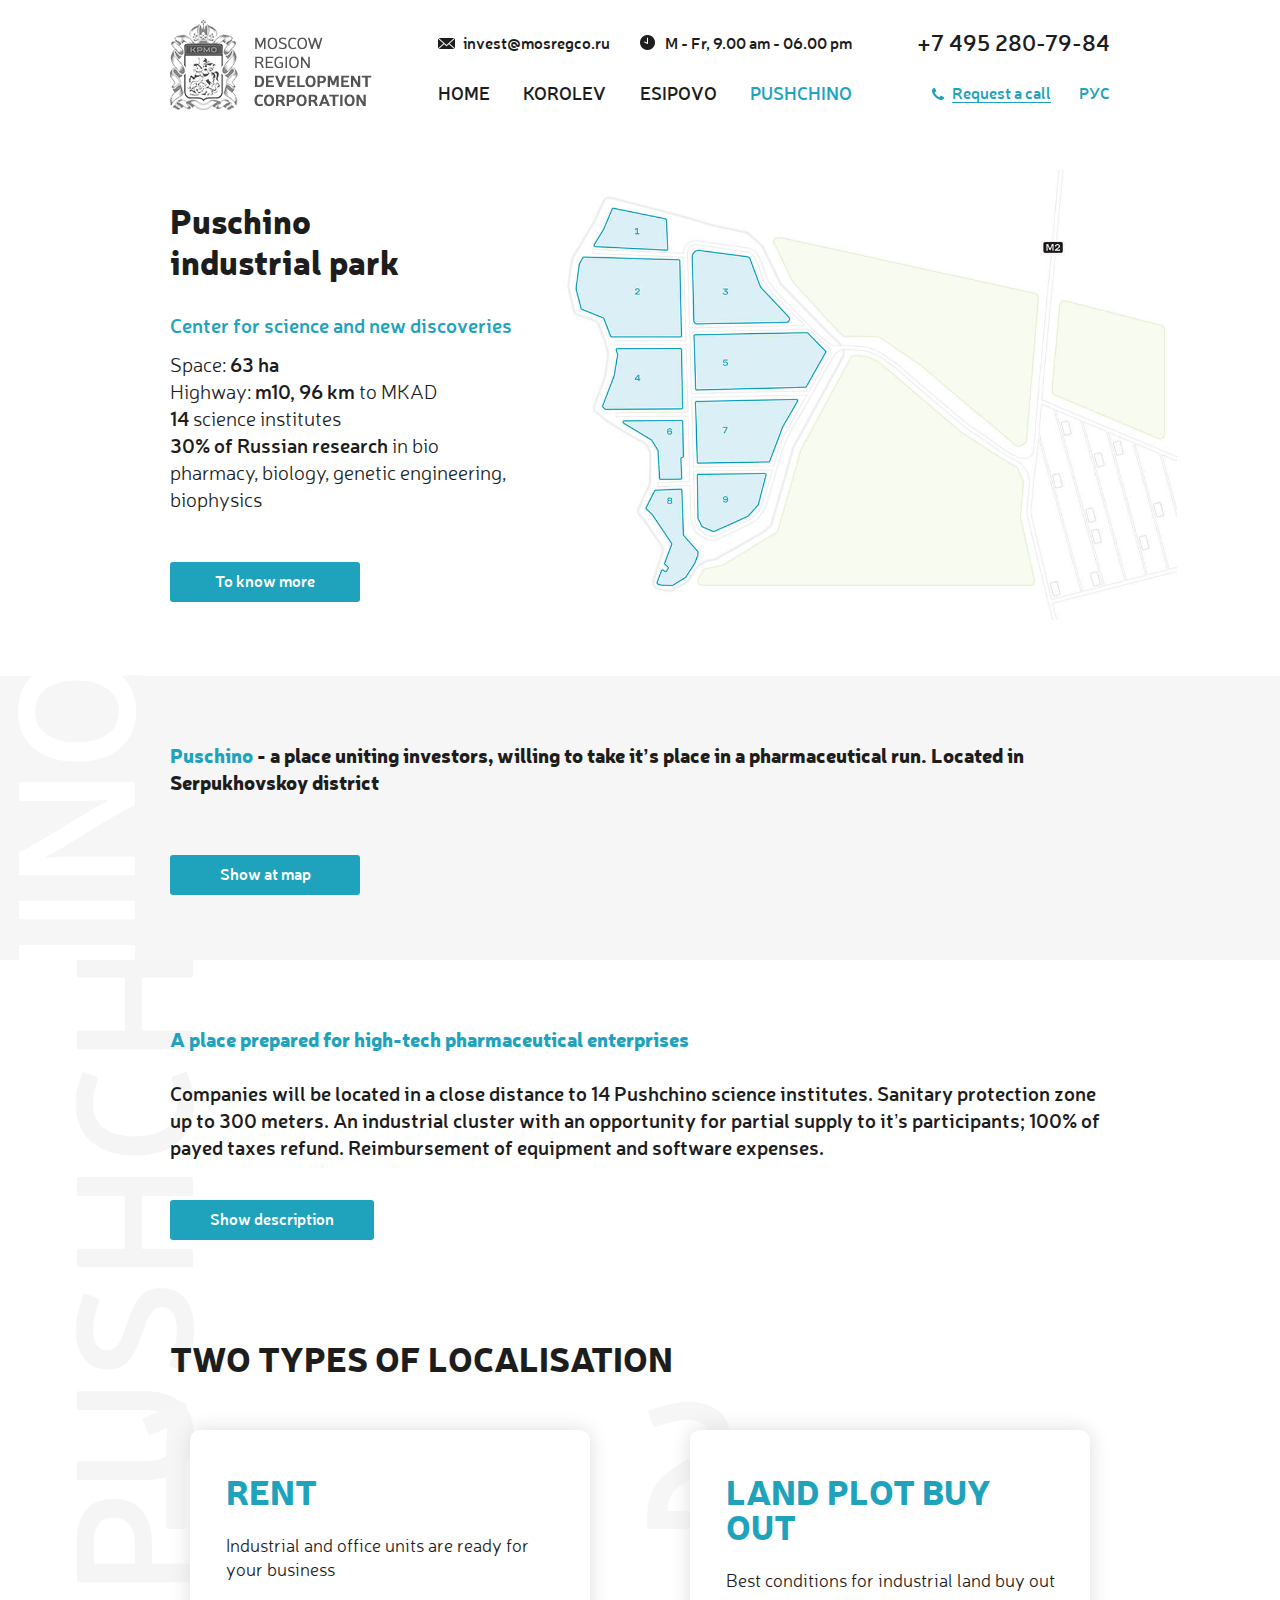
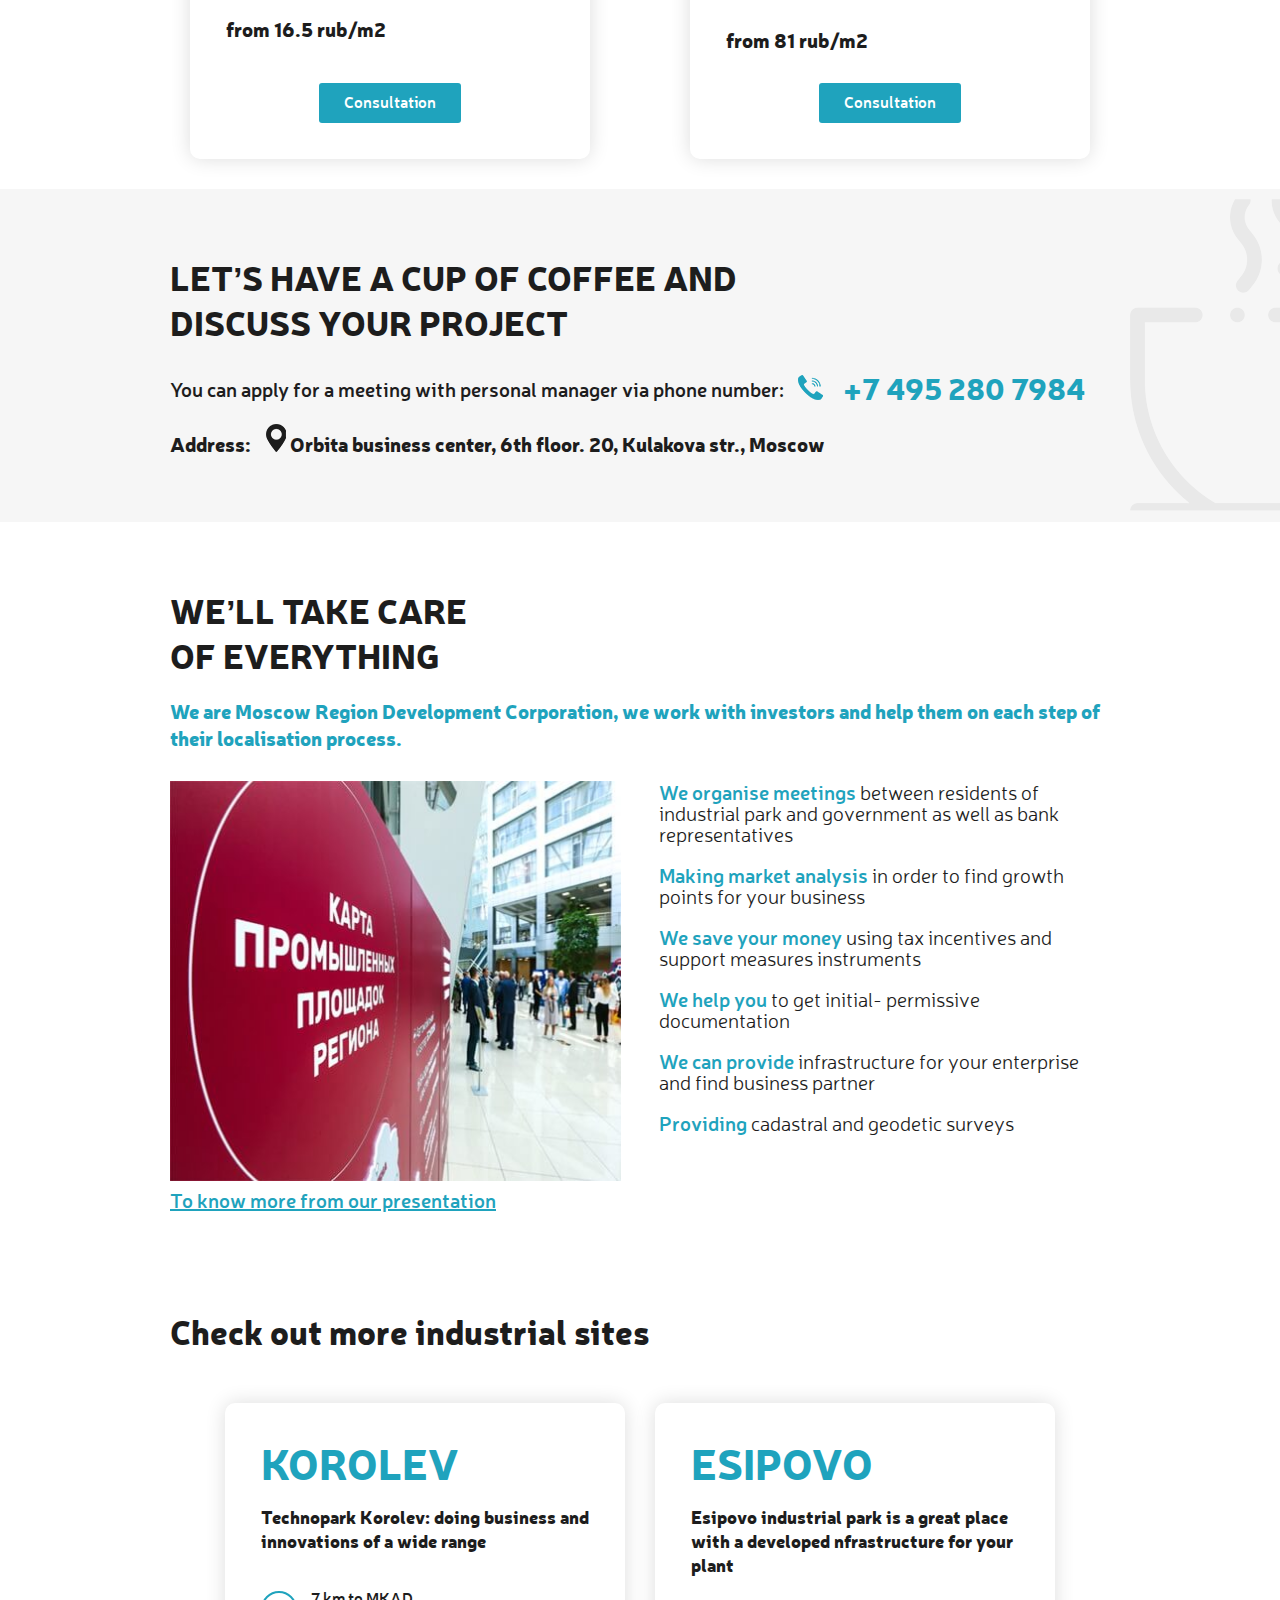
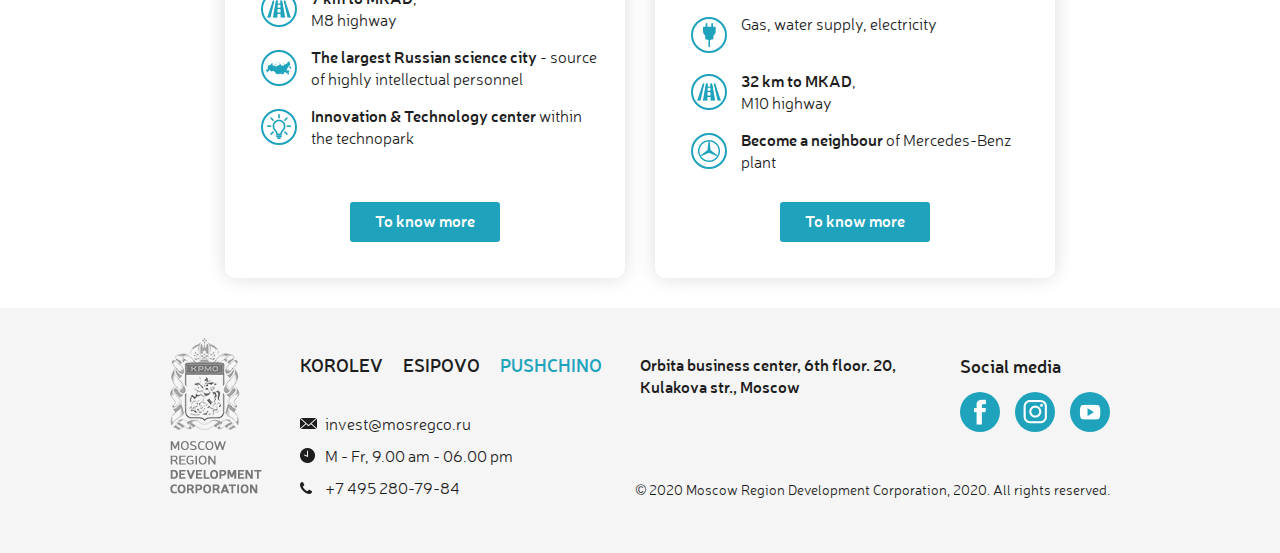
<file: puschino_en.html>
<!DOCTYPE html>
<html lang="ru">
<head>
	<meta charset="UTF-8">
	<meta name="viewport" content="width=device-width">
	<meta http-equiv="X-UA-Compatible" content="ie=edge">
	<meta name="description" content="Инвестируйте в индустриальные парки московской области. Государственная поддержка инвесторов. Корпорация развития Московской области." />
	<meta name="keywords" content="" />
	<title>Индустриальные парки Московской области</title>

	<link rel="shortcut icon" href="img/favicon.png">
	<link rel="stylesheet" href="css/main.css" />
</head>
<body class="stage puschino">
<div class="watermark">Pushchino</div>

<section class="section-menu"><div class="w">
	<div class="logo">
		<a class="logo" href="/mrparks.ru/"><img src="img/logo-en.png" alt="Инвестирование в парки Московской области" title="Инвестирование в парки Московской области"></a>
	</div>
	<div class="center">
		<div class="info">
			<a class="email -ico" href="mailto:invest@mosregco.ru">invest@mosregco.ru</a>
			<div class="time -ico">M - Fr, 9.00 am - 06.00 pm</div>
		</div>
		<div class="menu">
			<a class="itm" href="">HOME</a>
			<a class="itm" href="kovolev_en.html">KOROLEV</a>
			<a class="itm" href="esipovo_en.html">ESIPOVO</a>
			<a class="itm -selected" href="puschino_en.html">PUSHCHINO</a>
		</div>
	</div>
	<div class="callback">
		<a class="phone" href="tel:+74952807984">+7 495 280-79-84</a>
		<div>
			<div class="link js-popUp-open" for="popUp-req">Request a call</div>
			<a class="lang" href="puschino.html">РУС</a>
		</div>
	</div>
</div></section>


<section class="section-top"><div class="ww">
	<div class="w phase1 stopper">
		<div class="txt">
			<h1>Puschino <br>industrial park</h1>
			<div class="subtxt">
				<h2>Center for science and new discoveries</h2>
				<p>Space: <b>63 ha</b> <br>Highway: <b>m10, 96 km</b> to MKAD <br><b>14</b> science institutes <br><b>30% of Russian research</b> in bio pharmacy, biology, genetic engineering, biophysics</p>
			</div>
			<div class="button -call js-popUp-open" for="popUp-req">To know more</div>
		</div>
		<div class="map" id="map">
			<div class="layers">
				<img src="img/stages/puschino-map.jpg" alt="">
			</div>
		</div>
	</div>
</div></section>


<section class="section-text -bg">
	<div class="watermark">Puschino</div>
	<div class="w">
		<h2 class="txt -b"><strong>Puschino</strong> - a place uniting investors, willing to take it’s place in a pharmaceutical run. Located in Serpukhovskoy district</h2>
		<div class="button js-spoilerToggle" for="spoiler-map" data-alttext="Hide map">Show at map</div>
		
		<div class="spoilerCont" id="spoiler-map"><div class="spoiler">
			<div class="liveMap" id="liveMap" data-lat="56.082549" data-long="37.081536"></div>
		</div>
	</div>
</section>


<section class="section-text"><div class="w">
	<strong>A place prepared for high-tech pharmaceutical enterprises</strong><br>
	<div class="txt">Companies will be located in a close distance to 14 Pushchino science institutes. Sanitary protection zone up to 300 meters. An industrial cluster with an opportunity for partial supply to it’s participants; 100% of payed taxes refund. Reimbursement of equipment and software expenses.</div>
	<div class="button js-spoilerToggle" for="spoiler-info" data-alttext="Hide description">Show description</div>
	<div class="spoilerCont" id="spoiler-info"><div class="spoiler">
		<div class="cols info">
			<div class="col">
				<ul>
					<li class="ttl">Infrastructure</li>
					<li><b>Electricity</b><span>10 MW</span></li>
					<li><b>Gas supply</b><span>8100 m3/h</span></li>
					<li><b>Water supply</b><span>7700 m3/d</span></li>
					<li><b>Sewage</b><span>Yes</span></li>
				</ul>
				<ul class="cols-3">
					<li class="ttl">Special conditions</li>
					<li><b>Buyout</b><span>Standard rub</span><span>Benefits rub</span></li>
					<li><b>1 m2</b><span>3,62</span><span>16,5</span></li>
					<li><b>1 ha</b><span>362 000</span><span>164 550</span></li>
					<li><b>1 m2</b><span541></span><span>81</span></li>
					<li><b>1 ha</b><span>5 413 068</span><span>811 960</span></li>
				</ul>
			</div>
			<div class="col">
				<ul>
					<li class="ttl">Personnel</li>
					<li><b>Moscow (96 km to MKAD)</b><span>13M people</span></li>
					<li><b>Serpukhov)</b><span>126 729</span></li>
				</ul>
				<ul>
					<li class="ttl">To become a resident</li>
					<li><b>Registration in Moscow Region</b><span>Yes</span></li>
					<li><b>Sanitary protection zone</b><span>300 m</span></li>
				</ul>
			</div>
		</div>
	</div></div>
</div></section>


<section class="section-stage -origins"><div class="w">
	<h2>TWO TYPES OF LOCALISATION</h2>
	<div class="cols">
		<a class="col" href="#">
			<h3 class="ttl">RENT</h3>
			<h4 class="txt">Industrial and office units are ready for your business</h4>
			<div class="price">from 16.5 rub/m2</div>
			<div class="buttons"><div class="button -call js-popUp-open" for="popUp-req">Consultation</div></div>
		</a>
		<a class="col" href="#">
			<h3 class="ttl">LAND PLOT BUY OUT</h3>
			<h4 class="txt">Best conditions for industrial land buy out</h4>
			<div class="price">from 81 rub/m2</div>
			<div class="buttons"><div class="button -call js-popUp-open" for="popUp-req">Consultation</div></div>
		</a>
	</div>
</div></section>


<section class="section-text -bg"><div class="w">
	<div class="bgImg"><img src="img/stages/bg-coffee.png" alt=""></div>
	<h2>LET’S HAVE A CUP OF COFFEE AND <br>DISCUSS YOUR PROJECT</h2>
	<div class="txt">You can apply for a meeting with personal manager via phone number: <a class="bigTel" href="tel:+74952807984"><img src="img/stages/ico-phone_big.png" alt="">+7 495 280 7984</a></div>
	<div class="txt -b">Address: &nbsp;&nbsp;&nbsp;<img src="img/stages/ico-map_big.png" alt="" class="bigAddr">&nbsp;Orbita business center, 6th floor. 20, Kulakova str., Moscow</div>
</div></section>


<section class="section-text"><div class="w">
	<h2>WE’LL TAKE CARE <br>OF EVERYTHING</h2>
	<strong>We are Moscow Region Development Corporation, we work with investors and help them on each step of their localisation process.</strong>
	<div class="cols">
		<div class="col"><img src="img/stages/photo-fence.jpg" alt=""></div>
		<div class="col">
			<ul>
				<li><b>We organise meetings</b> between residents of industrial park and government as well as bank representatives
				<li><b>Making market analysis</b> in order to find  growth points for your business
				<li><b>We save your money</b> using tax incentives and support measures instruments
				<li><b>We help you</b> to get initial- permissive documentation
				<li><b>We can provide</b> infrastructure for your enterprise and find business partner
				<li><b>Providing</b> cadastral and geodetic surveys
			</ul>
		</div>
	</div>
	<a class="txt" href="#">To know more from our presentation</a>
</div></section>




<section class="section-stage"><div class="w">
	<h2>Check out more industrial sites</h2>
	<div class="cols">
		<a class="col" href="kovolev_en.html">
			<div class="img_bg"><img src="img/stage-kor.jpg" alt=""></div>
			<h3 class="ttl">KOROLEV</h3>
			<h4 class="txt">Technopark Korolev: doing business and innovations of a wide range</h4>
			<ul>
				<li><span class="img"><img src="img/stage-road.png" alt=""></span><b>7 km to MKAD</b>, <br>M8 highway</li>
				<li><span class="img"><img src="img/stage-rus.png" alt=""></span><b>The largest Russian science city</b> - source of highly intellectual personnel</li>
				<li><span class="img"><img src="img/stage-lamp.png" alt=""></span><b>Innovation & Technology center</b> within the technopark</li>
			</ul>
			<div class="buttons"><div class="button">To know more</div></div>
		</a>
		<a class="col" href="esipovo_en.html">
			<div class="img_bg"><img src="img/stage-esi.jpg" alt=""></div>
			<h3 class="ttl">ESIPOVO</h3>
			<h4 class="txt">Esipovo industrial park is&nbsp;a&nbsp;great place with a developed nfrastructure for your plant</h4>
			<ul>
				<li><span class="img"><img src="img/stage-fork.png" alt=""></span>Gas, water supply, electricity</li>
				<li><span class="img"><img src="img/stage-road.png" alt=""></span><b>32 km to MKAD</b>, <br>M10 highway</li>
				<li><span class="img"><img src="img/stage-mers.png" alt=""></span><b>Become a neighbour</b> of Mercedes-Benz plant</li>
			</ul>
			<div class="buttons"><div class="button">To know more</div></div>
		</a>
	</div>
</div></section>


<section class="section-footer"><div class="w">
	<div class="logo">
		<a class="img" href="/mrparks.ru/"><img src="img/logo_btm-en.png" alt="Инвестирование в парки Московской области" title="Инвестирование в парки Московской области"></a>
	</div>
	<div class="center">
		<div class="menu">
			<a class="itm" href="kovolev_en.html">KOROLEV</a>
			<a class="itm" href="esipovo_en.html">ESIPOVO</a>
			<a class="itm -selected" href="puschino_en.html">PUSHCHINO</a>
		</div>
		<div class="info">
			<div class="email -ico">invest@mosregco.ru</div>
			<div class="time -ico">M - Fr, 9.00 am - 06.00 pm</div>
			<a class="phone -ico" href="tel:+74952807984">+7 495 280-79-84</a>
		</div>
	</div>
	<div class="contacts">
		<div class="adr">Orbita business center, 6th floor. 20, Kulakova str., Moscow</div>
		<div class="socs_cont">
			<div class="hdr">Social media</div>
			<div class="socs">
				<a class="soc -fb" href="https://www.facebook.com/mosregco" target="_blank"></a>
				<a class="soc -it" href="https://www.instagram.com/invest_in_moscow_region/" target="_blank"></a>
				<a class="soc -yt" href="https://www.youtube.com/channel/UCqNlSzlXYbUtzmaa63DDNZA/videos" target="_blank"></a>
			</div>
		</div>
	</div>
	<div class="cr">© 2020  Moscow Region Development Corporation, 2020. All rights reserved.</div>
</div></section>


<section class="popUpCont" id="popUp-req">
	<div class="popUp">
		<div class="popUp-close"></div>
		<h2>Оформите заявку</h2>
		<div class="subttl">и мы проведем для вас личную консультацию</div>
		<form class="form" enctype="multipart/form-data" method="post">
			<input class="input -name" name="name" placeholder="Введите ваше имя"/>
			<input class="input -phone" name="phone" placeholder="Введите ваш телефон"/>
			<!-- <textarea class="comment" name="comment" placeholder="Комментарий"></textarea> -->
			<div class="policy">Нажимая на кнопку «Заказать консультацию», я подтверждаю, что ознакомлен и согласен с «<a href="#">Политикой конфиденциальности»</a> данного сайта и&nbsp;даю согласие на&nbsp;обработку персональных данных</div>
			<button class="button -info">Отправить</button>
		</form>
		
	</div>
</section>


<script src="https://api-maps.yandex.ru/2.1/?lang=ru_RU" type="text/javascript"></script>
<script src="js/forms.js"></script>
<script src="js/main.js"></script>

</body>
</html>
</file>
<file: css/main.css>
@font-face{font-family:neris;font-weight:300;font-style:normal;src:url(../fonts/nerislight.woff) format('woff')}
@font-face{font-family:neris;font-weight:500;font-style:normal;src:url(../fonts/nerissemibold.woff) format('woff')}
@font-face{font-family:neris;font-weight:600;font-style:normal;src:url(../fonts/nerisblack.woff) format('woff')}
.-tablet{display:none}
@media screen and (max-width:1000px){
.-tablet{display:block}
}
@-webkit-keyframes niceShow{
0%{opacity:0}
100%{opacity:1}
}
@keyframes niceShow{
0%{opacity:0}
100%{opacity:1}
}
.niceShow{-webkit-animation:niceShow .3s ease-out forwards;animation:niceShow .3s ease-out forwards}
.disabled{pointer-events:none}
.policy{font-size:12px;color:#1d1d1d}
.policy a{text-decoration:underline;word-wrap:none;color:#1fa3bd}
*,:after,:before{-webkit-box-sizing:border-box;box-sizing:border-box}
*{outline:0}
body,h1,h2,h3,p,ul{margin:0;padding:0}
ul{list-style-type:none}
a{text-decoration:none;color:#1fa3bd;-webkit-transition:.3s;transition:.3s}
a:hover{opacity:.9}
b{font-weight:500}
strong{color:#1fa3bd}
iframe{float:left}
.h2,h2{width:100%;margin:50px 0 20px;font:600 28px neris,Roboto,sans-serif;color:#1d1d1d}
body,html{min-width:400px;font:300 18px neris,Roboto,sans-serif;color:#1d1d1d;background-color:#fff}
html{overflow-x:hidden;overflow-y:auto}
section{position:relative;width:100%;float:left;background:url('') 50% 50%/cover no-repeat}
section .w,section .ww{position:relative;display:-webkit-box;display:-ms-flexbox;display:flex;width:100%;min-height:100%}
section .w{-webkit-box-orient:vertical;-webkit-box-direction:normal;-ms-flex-direction:column;flex-direction:column;-webkit-box-align:center;-ms-flex-align:center;align-items:center;z-index:1;max-width:980px;margin:0 auto;padding:0 20px;overflow:visible}
@media screen and (max-width:1000px){
section .w{width:100%}
}
section .cols{display:-webkit-box;display:-ms-flexbox;display:flex;-webkit-box-pack:center;-ms-flex-pack:center;justify-content:center;width:100%;overflow:hidden}
section .cols .col img{max-width:100%}
@media screen and (max-width:1000px){
section .txt br{display:none}
}
.buttons,.form{display:-webkit-box;display:-ms-flexbox;display:flex;-webkit-box-pack:center;-ms-flex-pack:center;justify-content:center;margin:30px 0}
@media screen and (max-width:1000px){
.buttons,.form{-ms-flex-wrap:wrap;flex-wrap:wrap}
}
@media screen and (max-width:500px){
.buttons,.form{-webkit-box-orient:vertical;-webkit-box-direction:normal;-ms-flex-direction:column;flex-direction:column}
}
.button{position:relative;overflow:hidden;display:inline-block;outline:0;min-width:190px;height:40px;margin:0;padding:0 40px;border:0;border-radius:3px;font:500 16px neris,Roboto,sans-serif;color:#fff;text-align:center;white-space:nowrap;line-height:36px;background-color:#1fa3bd;cursor:pointer;-webkit-user-select:none;-moz-user-select:none;-ms-user-select:none;user-select:none;-webkit-transition:.3s;transition:.3s}
.button:hover{-webkit-box-shadow:0 0 2px 0 #fff,0 7px 15px 0 #1fa3bd;box-shadow:0 0 2px 0 #fff,0 7px 15px 0 #1fa3bd}
.button:active{-webkit-box-shadow:3px 3px 7px 0 #666 inset;box-shadow:3px 3px 7px 0 #666 inset}
.button+.button{margin-left:33px}
button.button{padding-bottom:5px}
.input{height:50px;padding:0 17px;font-size:16px;color:#003}
.input+.button,.input+.input{margin-left:15px}
.phone{white-space:nowrap}
.-ico{padding-left:25px;background:url('') 0 60% no-repeat}
.phone-ico,.phone.-ico{background-image:url([data-uri])}
.phone-ico-green,.phone.-ico-green{background-image:url([data-uri])}
.time.-ico{background-image:url([data-uri])}
.email.-ico{background-image:url([data-uri])}
.geo.-ico{background-image:url([data-uri])}
.form .-err{outline:1px solid red}
.formMsg{position:absolute;top:0;left:0;display:-webkit-box;display:-ms-flexbox;display:flex;-webkit-box-pack:center;-ms-flex-pack:center;justify-content:center;-webkit-box-align:center;-ms-flex-align:center;align-items:center;width:100%;height:100%;background-color:#1fa3bd;font-weight:700;font-size:42px;color:#fff;-webkit-transition:.3s;transition:.3s;-webkit-animation:niceShow .3s ease-out forwards;animation:niceShow .3s ease-out forwards}
@-webkit-keyframes spoilerAnim{
0%{height:0}
60%{height:600px}
100%{height:initial}
}
@keyframes spoilerAnim{
0%{height:0}
60%{height:600px}
100%{height:initial}
}
.spoilerCont{width:100%;height:0;overflow:hidden}
.spoilerCont.-shown{-webkit-animation:spoilerAnim .6s ease-in forwards;animation:spoilerAnim .6s ease-in forwards}
.spoiler{width:100%;margin:60px 0}
.spoiler .cols.cols{margin:0}
.js-popUp-open{cursor:pointer}
.popUpCont{display:none;position:fixed;top:0;left:0;z-index:1000;-webkit-box-pack:center;-ms-flex-pack:center;justify-content:center;-webkit-box-align:center;-ms-flex-align:center;align-items:center;width:100%;height:100%;background-color:rgba(85,85,85,.7)}
.popUpCont.-shown{display:-webkit-box;display:-ms-flexbox;display:flex;-webkit-animation:niceShow .3s ease-out forwards;animation:niceShow .3s ease-out forwards}
.popUpCont .popUp{position:relative;min-width:100px;max-width:600px;padding:70px 100px 20px;background-color:#fff;border:0;border-radius:10px;text-align:center;color:#1d1d1d;overflow:hidden}
.popUpCont .popUp-close{position:absolute;top:5px;right:5px;width:17px;height:17px;padding:17px;background:url([data-uri]) 50% 50% no-repeat;-webkit-filter:invert(100%);filter:invert(100%);background-size:17px;cursor:pointer}
.popUpCont .popUp-close:hover{opacity:.8}
.popUpCont .popUp h2{margin:0;font-size:38px;text-transform:uppercase;color:#1fa3bd}
.popUpCont .popUp .subttl{font-weight:500;font-size:18px}
.popUpCont .popUp .form{-webkit-box-orient:vertical;-webkit-box-direction:normal;-ms-flex-direction:column;flex-direction:column;-webkit-box-align:center;-ms-flex-align:center;align-items:center;margin-bottom:50px}
.popUpCont .popUp .form .button,.popUpCont .popUp .form .input{margin-left:0}
.popUpCont .popUp .form .input,.popUpCont .popUp .form .textarea{width:100%}
.popUpCont .popUp .form .input+.input,.popUpCont .popUp .form .input+.textarea,.popUpCont .popUp .form .textarea+.input,.popUpCont .popUp .form .textarea+.textarea{margin-top:20px}
.popUpCont .popUp .form .input+.button,.popUpCont .popUp .form .textarea+.button{margin-top:40px}
.popUpCont .popUp .form .policy{margin:37px 0 32px}
.popUpCont .popUp .textarea{min-height:130px;padding:17px;font-size:16px;font-family:neris,Roboto,sans-serif}
.popUpCont .popUp .msg-err,.popUpCont .popUp .msg-suc{display:none;position:absolute;top:0;left:0;-webkit-box-pack:center;-ms-flex-pack:center;justify-content:center;-webkit-box-align:center;-ms-flex-align:center;align-items:center;width:100%;height:100%;min-height:200px;padding:40px;background-color:#fff;font-weight:500;font-size:30px;color:#1fa3bd;-webkit-animation:niceShow .3s ease-out forwards;animation:niceShow .3s ease-out forwards}
@media screen and (max-width:500px){
.popUpCont .popUp{max-width:90%;padding:40px 30px}
}
.popUpCont .popUp.-sended{min-height:200px;padding-top:30px}
.popUpCont .popUp.-sended .form{display:none}
.popUpCont .popUp.-sended .msg-suc{display:-webkit-box;display:-ms-flexbox;display:flex}
.watermark{position:absolute;top:3em;left:-1.4em;z-index:0;-webkit-transform:rotate(-90deg);transform:rotate(-90deg);font-weight:600;font-size:400px;color:#f5f5f5;text-transform:uppercase}
@media screen and (max-width:1000px){
.watermark{display:none}
}
.menu{display:-webkit-box;display:-ms-flexbox;display:flex;-webkit-box-pack:justify;-ms-flex-pack:justify;justify-content:space-between;font-weight:500;font-size:18px;margin:0 -10px}
.menu .itm{height:36px;line-height:36px;padding:0 10px;color:#1d1d1d;-webkit-transition:.3s;transition:.3s}
.menu .itm:after{content:'';opacity:0;position:relative;bottom:7px;display:block;width:100%;border-bottom:1px solid #1d1d1d;-webkit-transition:.3s;transition:.3s}
.menu .itm:hover:after{opacity:1}
.menu .itm.-selected{color:#1fa3bd;pointer-events:none}
.section-menu{position:absolute;top:0;z-index:100;min-width:400px;font:300 16px neris,Roboto,sans-serif;background-color:#fff}
.section-menu,.section-menu a{color:#1d1d1d}
.section-menu .w{display:-webkit-box;display:-ms-flexbox;display:flex;-webkit-box-orient:horizontal;-webkit-box-direction:normal;-ms-flex-direction:row;flex-direction:row;-webkit-box-pack:justify;-ms-flex-pack:justify;justify-content:space-between;-webkit-box-align:center;-ms-flex-align:center;align-items:center;width:100%;padding:20px 20px 25px;font-weight:500}
.section-menu .logo{display:block;height:90px;overflow:hidden}
.section-menu .logo img{height:100%}
.section-menu .logo.-small{display:none;width:100px}
.section-menu .info{display:-webkit-box;display:-ms-flexbox;display:flex;-webkit-box-pack:justify;-ms-flex-pack:justify;justify-content:space-between;margin:10px 0 20px;line-height:1.5em}
.section-menu .info .email{margin-right:30px}
.section-menu .callback{display:-webkit-box;display:-ms-flexbox;display:flex;-webkit-box-orient:vertical;-webkit-box-direction:normal;-ms-flex-direction:column;flex-direction:column;-webkit-box-align:end;-ms-flex-align:end;align-items:flex-end}
.section-menu .callback .phone{display:inline-block;margin:0 0 25px;font-size:22px}
.section-menu .callback .link{padding-left:25px;background:url('') 0 60% no-repeat;background-image:url([data-uri]);position:relative;display:inline-block;padding-left:20px;color:#1fa3bd;text-align:right;line-height:1.2em;-webkit-transition:.3s;transition:.3s}
.section-menu .callback .link:after{content:'';display:block;width:100%;border-bottom:1px solid #1fa3bd;-webkit-transition:.3s;transition:.3s}
.section-menu .callback .link:hover{color:#1d1d1d;background-image:url([data-uri])}
.section-menu .callback .link:hover:after{opacity:0}
.section-menu .callback .lang{margin-left:25px;color:#1fa3bd}
.section-menu .callback .time{display:none}
.section-menu .menuMob-button{display:none;width:36px;min-width:36px;height:36px;margin-left:auto;border:2px solid #fff;background:url([data-uri]) 50% 50% no-repeat;background-size:20px 20px;cursor:pointer;-webkit-transition:.3s;transition:.3s}
@media screen and (max-width:900px){
.section-menu .center .info{-webkit-box-orient:vertical;-webkit-box-direction:normal;-ms-flex-direction:column;flex-direction:column}
.section-menu .menu{position:absolute;bottom:-30px;left:0;width:100%;margin:0;padding:0 5%}
}
@media screen and (max-width:650px){
.section-menu .center .email{display:none}
.section-menu .center .time{position:absolute;top:57px;right:20px;padding-left:20px}
.section-menu .callback .phone{margin-bottom:32px}
}
@media screen and (max-width:500px){
.section-menu .logo{width:80px}
}
.section-top{padding-top:200px;overflow:hidden}
.section-top .w{display:-webkit-box;display:-ms-flexbox;display:flex;-webkit-box-orient:horizontal;-webkit-box-direction:normal;-ms-flex-direction:row;flex-direction:row;-webkit-box-align:start;-ms-flex-align:start;align-items:flex-start}
.section-top .txt{float:left;padding-bottom:70px}
.section-top .txt h1{width:400px;font:600 34px neris,Roboto,sans-serif;line-height:1.2em}
.section-top .txt .subtxt{width:350px;margin-top:33px;font:300 20px neris,Roboto,sans-serif}
.section-top .txt .subtxt h2{display:block;margin:0 0 5px;line-height:20px;font-weight:500;font-size:20px;color:#1fa3bd}
.section-top .txt .button{margin-top:50px}
.section-top .map{position:relative;display:inline-block;width:730px;height:420px;margin-right:-120px;margin-left:-70px}
.section-top .map .layers{position:absolute;right:0;bottom:0;width:710px;height:350px}
.section-top .map .l{position:absolute;top:0;left:0;z-index:1;width:710px;height:350px;-webkit-transition:.6s ease-out;transition:.6s ease-out}
.section-top .map .l img{position:relative;display:block}
.section-top .map .l.-rg img{top:15px;left:8px}
.section-top .map .l.-rb img{top:42px;left:-3px}
.section-top .map .l.-msk{z-index:10}
.section-top .map .l.-msk img{top:104px;left:243px}
.section-top .map .l.-fl{z-index:100}
.section-top .map .flag{position:absolute;display:inline-block;width:2px}
.section-top .map .flag.-ko{top:-80px;left:350px;height:157px}
.section-top .map .flag.-es{top:-60px;left:290px;height:123px}
.section-top .map .flag.-pu{top:85px;left:390px;height:123px}
.section-top .map .flag.-left a{right:100%;margin-right:-2px}
.section-top .map .flag.-left a:after,.section-top .map .flag.-left a:before{left:-12px;right:inherit;-webkit-transform:scale(-1,1);transform:scale(-1,1)}
.section-top .map .flag.-left a:hover{-webkit-transform:scale(1.2) translateX(-10%);transform:scale(1.2) translateX(-10%)}
.section-top .map .flag a{position:absolute;z-index:10;display:inline-block;height:30px;padding:2px 10px;font:500 16px neris,Roboto,sans-serif;color:#fff;background-color:#40b1c7}
.section-top .map .flag a:after,.section-top .map .flag a:before{content:'';position:absolute;right:-12px;display:block;width:12px;height:15px}
.section-top .map .flag a:before{top:0;background:-webkit-gradient(linear,right bottom, left top,color-stop(50%, transparent),color-stop(0, #40b1c7));background:linear-gradient(to left top,transparent 50%,#40b1c7 0)}
.section-top .map .flag a:after{bottom:0;background:-webkit-gradient(linear,right top, left bottom,color-stop(50%, transparent),color-stop(0, #40b1c7));background:linear-gradient(to left bottom,transparent 50%,#40b1c7 0)}
.section-top .map .flag a:hover{-webkit-transform:scale(1.2) translateX(10%);transform:scale(1.2) translateX(10%)}
.section-top .map .flag:before{content:'';position:absolute;top:-2px;left:0;display:block;width:2px;height:100%;background-color:#ccc;-webkit-transition:.3s;transition:.3s}
.section-top .map .flag:after{content:'';position:absolute;bottom:0;left:-7px;display:block;width:16px;height:16px;-webkit-transform:scale(1,.4) translateY(7px);transform:scale(1,.4) translateY(7px);border-radius:50px;background-color:#ccc;-webkit-transition:.6s ease-out;transition:.6s ease-out}
@media screen and (max-width:900px){
.section-top .txt{text-align:center}
.section-top .txt .subtxt,.section-top .txt h1{width:100%}
.section-top .map{display:none}
}
.section-top .-animated .map,.section-top .-animated .txt{-webkit-transition:.3s;transition:.3s}
.section-top .-animated.phase1 .txt{margin-left:250px}
.section-top .-animated.phase1 .button,.section-top .-animated.phase1 .subtxt,.section-top .-animated.phase1 h1{-webkit-transform:translateY(0);transform:translateY(0);-webkit-transition:1s ease-out;transition:1s ease-out}
.section-top .-animated.phase1 .subtxt{-webkit-transition-delay:.5s;transition-delay:.5s}
.section-top .-animated.phase1 .button{-webkit-transition-delay:1s;transition-delay:1s}
.section-top .-animated.phase1.stopper .button,.section-top .-animated.phase1.stopper .subtxt,.section-top .-animated.phase1.stopper h1{opacity:0;-webkit-transform:translateY(-100px);transform:translateY(-100px)}
.section-top .-animated .map:not('.-shown'){display:none}
.section-top .-animated .map .l{top:-100px;opacity:0}
.section-top .-animated .map .l .flag:before{height:40px}
.section-top .-animated .map .l .flag:after{bottom:-100px;width:0;height:0}
.section-top .-animated .map .l.-shown{top:0;opacity:1}
.section-top .-animated .map .l.-shown .flag:before{height:100%}
.section-top .-animated .map .l.-shown .flag:after{bottom:0;width:16px;height:16px}
body.main .section-top .w:not(.-animated) .button{-webkit-transition:none;transition:none}
.section-stage h2{margin-top:30px}
.section-stage .cols{overflow:visible;margin:30px 0}
.section-stage .cols .col{position:relative;width:35%;padding:42px 25px 105px 35px;-webkit-box-shadow:0 0 20px 0 #ddd;box-shadow:0 0 20px 0 #ddd;background-color:#fff;color:#1d1d1d;border:1px solid transparent;border-radius:10px;-webkit-transition:.3s;transition:.3s}
.section-stage .cols .col+.col{margin-left:30px}
.section-stage .cols .col>*{position:relative}
.section-stage .cols .col .img_bg{opacity:0;position:absolute;top:0;left:0;display:inline-block;width:94%;height:97%;margin:3%;overflow:hidden;-webkit-transition:.3s;transition:.3s}
.section-stage .cols .col .img_bg img{min-height:100%}
.section-stage .cols .col .ttl{font-size:42px;line-height:.8em;color:#1fa3bd;text-transform:uppercase}
.section-stage .cols .col ul{display:inline-block;margin-top:10px}
.section-stage .cols .col ul li{position:relative;display:inline-block;padding-left:50px;font-weight:500px;font-size:16px}
.section-stage .cols .col ul li+li{margin-top:15px}
.section-stage .cols .col ul li .img{position:absolute;top:5px;left:0;display:-webkit-box;display:-ms-flexbox;display:flex;-webkit-box-pack:center;-ms-flex-pack:center;justify-content:center;-webkit-box-align:center;-ms-flex-align:center;align-items:center;width:36px;height:36px;border:2px solid #1fa3bd;border-radius:100px}
.section-stage .cols .col .price{margin-top:35px;font-weight:600;font-size:20px}
.section-stage .cols .col .buttons{position:absolute;left:0;bottom:35px;display:-webkit-box;display:-ms-flexbox;display:flex;-webkit-box-pack:center;-ms-flex-pack:center;justify-content:center;width:100%;margin:0}
.section-stage .cols .col .buttons .button{min-width:auto;padding:0 25px}
.section-stage .cols .col:hover{-webkit-box-shadow:none;box-shadow:none;border-color:#eee}
.section-stage .cols .col:hover *,.section-stage .cols .col:hover .ttl{color:#fff}
.section-stage .cols .col:hover ul{opacity:0}
.section-stage .cols .col:hover .img_bg{opacity:1}
@media screen and (max-width:1000px){
.section-stage .cols{-webkit-box-orient:vertical;-webkit-box-direction:normal;-ms-flex-direction:column;flex-direction:column}
.section-stage .cols .col{width:100%;padding-left:270px}
.section-stage .cols .col+.col{margin:20px 0 0}
.section-stage .cols .col .img_bg{opacity:1;width:200px;height:89%;max-height:400px}
.section-stage .cols .col .img_bg img{min-height:initial}
.section-stage .cols .col ul li{min-height:35px}
.section-stage .cols .col ul li .img{top:-5px}
.section-stage .cols .col ul li b{display:inline}
.section-stage .cols .col ul li br{display:none}
.section-stage .cols .col .buttons{-webkit-box-pack:start;-ms-flex-pack:start;justify-content:flex-start}
.section-stage .cols .col .buttons .button{margin-left:320px}
}
@media screen and (max-width:700px){
.section-stage .cols .col{padding-left:240px}
.section-stage .cols .col .buttons .button{margin-left:290px}
}
@media screen and (max-width:600px){
.section-stage .cols .col{padding-left:25px;pointer-events:none}
.section-stage .cols .col .img_bg{display:none}
.section-stage .cols .col .ttl{text-align:center}
.section-stage .cols .col .buttons{-webkit-box-pack:center;-ms-flex-pack:center;justify-content:center}
.section-stage .cols .col .buttons .button{position:relative;z-index:10;margin:0 auto;pointer-events:all}
.section-stage .cols .col:hover .ttl{color:#1fa3bd}
.section-stage .cols .col:hover .txt,.section-stage .cols .col:hover b,.section-stage .cols .col:hover ul li{color:#1d1d1d}
.section-stage .cols .col:hover ul{opacity:1}
}
.section-stage.-origins .cols .col{width:400px}
.section-stage.-origins .cols .col+.col{margin-left:100px}
.section-stage.-origins .cols .col:first-child:before,.section-stage.-origins .cols .col:last-child:before{content:'';position:absolute;top:-100px;left:-55px;z-index:-1;font-weight:500;font-size:180px;color:#f6f6f6}
.section-stage.-origins .cols .col:first-child:before{content:'1'}
.section-stage.-origins .cols .col:last-child:before{content:'2'}
.section-stage.-origins .ttl.ttl{line-height:35px;font-size:34px;text-transform:initial}
.section-stage.-origins .txt{font-weight:300}
.section-stage.-origins:hover .ttl.ttl{color:#1fa3bd}
.section-stage.-origins:hover .price,.section-stage.-origins:hover .price sup,.section-stage.-origins:hover .txt{color:#1d1d1d}
@media screen and (max-width:1000px){
.section-stage.-origins .cols .col.col{width:500px;max-width:90%;margin:0 auto}
.section-stage.-origins .cols .col.col+.col{margin-top:50px}
}
.section-why .txt{width:100%}
.section-why .cols{-webkit-box-pack:justify;-ms-flex-pack:justify;justify-content:space-between;margin-top:45px}
.section-why .cols .col{max-width:150px;margin:0 3px}
.section-why .cols .col .img{display:-webkit-box;display:-ms-flexbox;display:flex;-webkit-box-pack:center;-ms-flex-pack:center;justify-content:center;-webkit-box-align:center;-ms-flex-align:center;align-items:center;width:130px;height:130px;margin:0 auto 20px;border:1px solid #1fa3bd;border-radius:100%}
.section-why .cols .col .txt{font-weight:500}
@media screen and (max-width:1000px){
.section-why .cols{-webkit-box-pack:center;-ms-flex-pack:center;justify-content:center;-ms-flex-wrap:wrap;flex-wrap:wrap}
.section-why .cols .col{width:200px;margin-bottom:40px;text-align:center}
}
@media screen and (max-width:500px){
.section-why .cols .col{width:150px}
}
.section-info .faq{position:relative;display:-webkit-box;display:-ms-flexbox;display:flex;width:100%;margin-top:20px;font-size:18px}
.section-info .ques{width:20%;min-width:165px;margin-right:5%;padding-left:20px;font-weight:500}
.section-info .que{cursor:pointer}
.section-info .que+.que{margin-top:50px}
.section-info .que span{border-bottom:1px dashed #1d1d1d;-webkit-transition:.3s;transition:.3s}
.section-info .que:hover span{border:none}
.section-info .que b{display:inline-block;width:20px;margin-left:-20px}
.section-info .que.-selected{color:#1fa3bd}
.section-info .que.-selected span{border:none}
.section-info .answers{width:80%}
.section-info .ans{display:none}
.section-info .ans.-shown{display:block}
.section-info .ans ul{padding-left:30px;list-style-type:disc}
.section-info .ans ul li{margin-bottom:10px}
.section-info .ans img{max-width:100%}
.section-info .ans iframe{max-width:100%;max-height:40vw}
.section-info .ans .link{text-align:center}
@media screen and (max-width:500px){
.section-info .faq{-webkit-box-orient:vertical;-webkit-box-direction:normal;-ms-flex-direction:column;flex-direction:column;margin-top:0}
.section-info .ques{-webkit-box-pack:justify;-ms-flex-pack:justify;justify-content:space-between;width:100%;margin:0;padding:0}
.section-info .ques .que{margin-top:10px;padding-left:30px}
.section-info .ques .que br{display:none;margin-right:3px}
.section-info .answers{margin-top:40px}
}
.section-text.-bg{background-color:#f6f6f6;overflow:hidden}
.section-text .w{-webkit-box-align:start;-ms-flex-align:start;align-items:flex-start;padding-top:65px;padding-bottom:65px;font-weight:500;font-size:20px}
.section-text .bgImg{position:absolute;top:0;left:100%;display:-webkit-box;display:-ms-flexbox;display:flex;-webkit-box-align:center;-ms-flex-align:center;align-items:center;height:100%}
.section-text h2{margin-top:0}
.section-text .txt+.txt{margin-top:20px}
.section-text .-b{font-weight:600}
.section-text .button{margin-top:40px}
.section-text .bigTel{position:relative;top:3px;display:inline-block;margin-left:10px;font-weight:600;font-size:30px;color:#1fa3bd;white-space:nowrap}
.section-text .bigTel img{margin-right:20px}
@media screen and (max-width:1000px){
.section-text .bigTel{margin-top:15px}
}
@media screen and (max-width:1000px){
.section-text .bigAddr{display:none}
}
.section-text .cols{width:100%;margin-top:30px;-webkit-box-pack:justify;-ms-flex-pack:justify;justify-content:space-between}
.section-text .cols .col{width:48%}
@media screen and (max-width:700px){
.section-text .cols{-webkit-box-orient:vertical;-webkit-box-direction:normal;-ms-flex-direction:column;flex-direction:column}
.section-text .cols .col{width:100%}
.section-text .cols .col+.col{margin-top:30px}
}
.section-text ul{font-weight:300;line-height:21px}
.section-text ul li+li{margin-top:20px}
.section-text ul b{color:#1fa3bd}
.section-text .info ul{display:inline-block;width:100%;font-weight:500}
.section-text .info ul+ul{margin-top:38px}
.section-text .info ul.cols-3 b{width:25%}
.section-text .info ul.cols-3 span{width:33%}
.section-text .info li{display:-webkit-box;display:-ms-flexbox;display:flex}
.section-text .info li.ttl{font-size:25px;line-height:30px}
.section-text .info li b{display:inline-block;width:60%;margin-right:20px}
.section-text .info li span{width:40%}
@media screen and (max-width:1000px){
.section-text .info .cols{-webkit-box-orient:vertical;-webkit-box-direction:normal;-ms-flex-direction:column;flex-direction:column}
}
.section-text a.txt{text-decoration:underline}
.section-text .liveMap{width:100%;height:450px}
.section-text.-bigPic .cols .col:first-child{width:70%;margin-right:-30%}
.section-text.-bigPic .cols .col:last-child{width:60%;margin-top:80px;padding:20px 23px;background-color:rgba(246,246,246,.9)}
.section-text.-bigPic b{font-weight:300}
@media screen and (max-width:700px){
.section-text.-bigPic .cols .col.col,.section-text.-bigPic img{width:100%;margin:0}
}
.section-form .formy{-webkit-box-orient:vertical;-webkit-box-direction:normal;-ms-flex-direction:column;flex-direction:column;-webkit-box-pack:center;-ms-flex-pack:center;justify-content:center;-webkit-box-align:center;-ms-flex-align:center;align-items:center;text-align:center;width:100%;margin:45px 0 90px;padding:40px 30px 30px;-webkit-box-shadow:0 0 20px 0 #ddd;box-shadow:0 0 20px 0 #ddd;border-radius:10px;background:url(../img/form-bg.png) 15px 15px no-repeat}
.section-form .formy h2{margin:0 0 10px;text-align:center}
.section-form .formy .button{-webkit-box-flex:none;-ms-flex-positive:none;flex-grow:none;margin-top:25px}
@media screen and (max-width:1000px){
.section-form .formy{text-align:center}
}
.section-footer{padding:30px 0 55px;background-color:#f5f5f5;font-size:16px}
.section-footer,.section-footer a{color:#1d1d1d}
.section-footer .w{-webkit-box-orient:horizontal;-webkit-box-direction:normal;-ms-flex-direction:row;flex-direction:row;-webkit-box-pack:justify;-ms-flex-pack:justify;justify-content:space-between;-webkit-box-align:start;-ms-flex-align:start;align-items:flex-start}
.section-footer .logo{display:block;overflow:hidden}
.section-footer .menu{margin:8px -10px 30px}
.section-footer .info>*{display:block}
.section-footer .info>:not(:last-child){margin-bottom:10px}
.section-footer .contacts{display:-webkit-box;display:-ms-flexbox;display:flex;-webkit-box-pack:justify;-ms-flex-pack:justify;justify-content:space-between;width:50%;margin-top:15px;font-weight:500}
.section-footer .adr{margin-right:20px}
.section-footer .socs_cont .hdr{font-size:18px;white-space:nowrap}
.section-footer .socs{display:-webkit-box;display:-ms-flexbox;display:flex;-webkit-box-pack:end;-ms-flex-pack:end;justify-content:flex-end;margin-top:15px}
.section-footer .socs .soc{display:inline-block;width:40px;height:40px;border-radius:100px;background:#1fa3bd url("") 50% 50% no-repeat}
.section-footer .socs .soc+.soc{margin-left:15px}
.section-footer .socs .soc.-fb{background-image:url([data-uri])}
.section-footer .socs .soc.-it{background-image:url([data-uri])}
.section-footer .socs .soc.-yt{background-image:url([data-uri])}
.section-footer .socs .soc:hover{-webkit-box-shadow:0 0 2px 0 #fff,0 7px 15px 0 #1fa3bd;box-shadow:0 0 2px 0 #fff,0 7px 15px 0 #1fa3bd}
.section-footer .socs .soc:active{-webkit-box-shadow:3px 3px 7px 0 #666 inset;box-shadow:3px 3px 7px 0 #666 inset}
.section-footer .cr{position:absolute;bottom:0;right:20px;font-size:14px}
@media screen and (max-width:850px){
.section-footer .menu{display:none}
.section-footer .contacts{width:auto;-webkit-box-orient:vertical;-webkit-box-direction:normal;-ms-flex-direction:column;flex-direction:column;margin-top:0;text-align:right}
.section-footer .contacts .socs_cont{margin-top:20px}
.section-footer .cr{bottom:-35px;left:0;right:initial;width:100%;text-align:center}
}
@media screen and (max-width:600px){
.section-footer .w{-ms-flex-wrap:wrap;flex-wrap:wrap}
.section-footer .logo{height:100px;margin-top:-5px}
.section-footer .contacts{min-width:100%;-webkit-box-align:center;-ms-flex-align:center;align-items:center;margin-top:20px;text-align:center}
.section-footer .contacts .adr,.section-footer .contacts .socs_cont{width:100%}
.section-footer .contacts .socs{-webkit-box-pack:center;-ms-flex-pack:center;justify-content:center}
.section-footer .cr{position:relative;min-width:100%}
}
body.stage .watermark{left:-342px;font-weight:initial;font-size:165px}
body.stage.korolev .watermark{top:890px}
body.stage.en.korolev .watermark{top:940px}
body.stage.esipovo .watermark{top:940px}
body.stage.en.esipovo .watermark{top:910px}
body.stage.puschino .watermark{top:1020px}
body.stage.en.puschino .watermark{top:950px}
body.stage .-bg .watermark.watermark{top:1.65em;color:#fff}
body.stage .section-top h1,body.stage h2,body.stage h3{font-size:34px}
body.stage .section-top .txt{z-index:1}
body.stage .section-top .subtxt h2{margin-bottom:15px}
body.stage .section-top .map .layers{top:-30px;bottom:inherit}
body.stage .section-top .map .layers>img{max-width:100%;max-height:450px}
@media screen and (max-width:1000px){
body.stage .section-top .w{-webkit-box-orient:vertical;-webkit-box-direction:normal;-ms-flex-direction:column;flex-direction:column;text-align:center}
body.stage .section-top .w h1{width:100%}
body.stage .section-top .txt,body.stage .section-top .txt .subtxt{width:100%}
body.stage .section-top .txt .subtxt br{display:inline-block}
body.stage .section-top .txt p{display:inline-block;margin:0 auto;text-align:left}
body.stage .section-top .map{display:block;width:100%;margin:0}
body.stage .section-top .map,body.stage .section-top .map .layers{position:relative;width:100%;height:auto}
body.stage .section-top .map .layers img{max-height:300px}
}
body.stage .section-text h2.txt{font-size:20px}
body.stage .section-stage .cols .col{width:400px}
@media screen and (max-width:1000px){
body.stage .section-stage .cols .col{width:100%}
}
body.stage .section-stage .cols .col .img_bg img{width:100%}
body.stage .section-stage .cols .col ul li{min-height:42px}
@media screen and (max-width:1000px){
body.stage .section-stage.-origins .cols .col{padding-left:25px}
}
body.korolev .section-text.-bg .w{padding-bottom:100px}
body.korolev .section-text.-bg .bgImg{top:auto;bottom:10px;left:auto;right:0;width:250px;height:auto}
body.korolev .section-text.-bg .bgImg img{max-width:100%}
</file>
